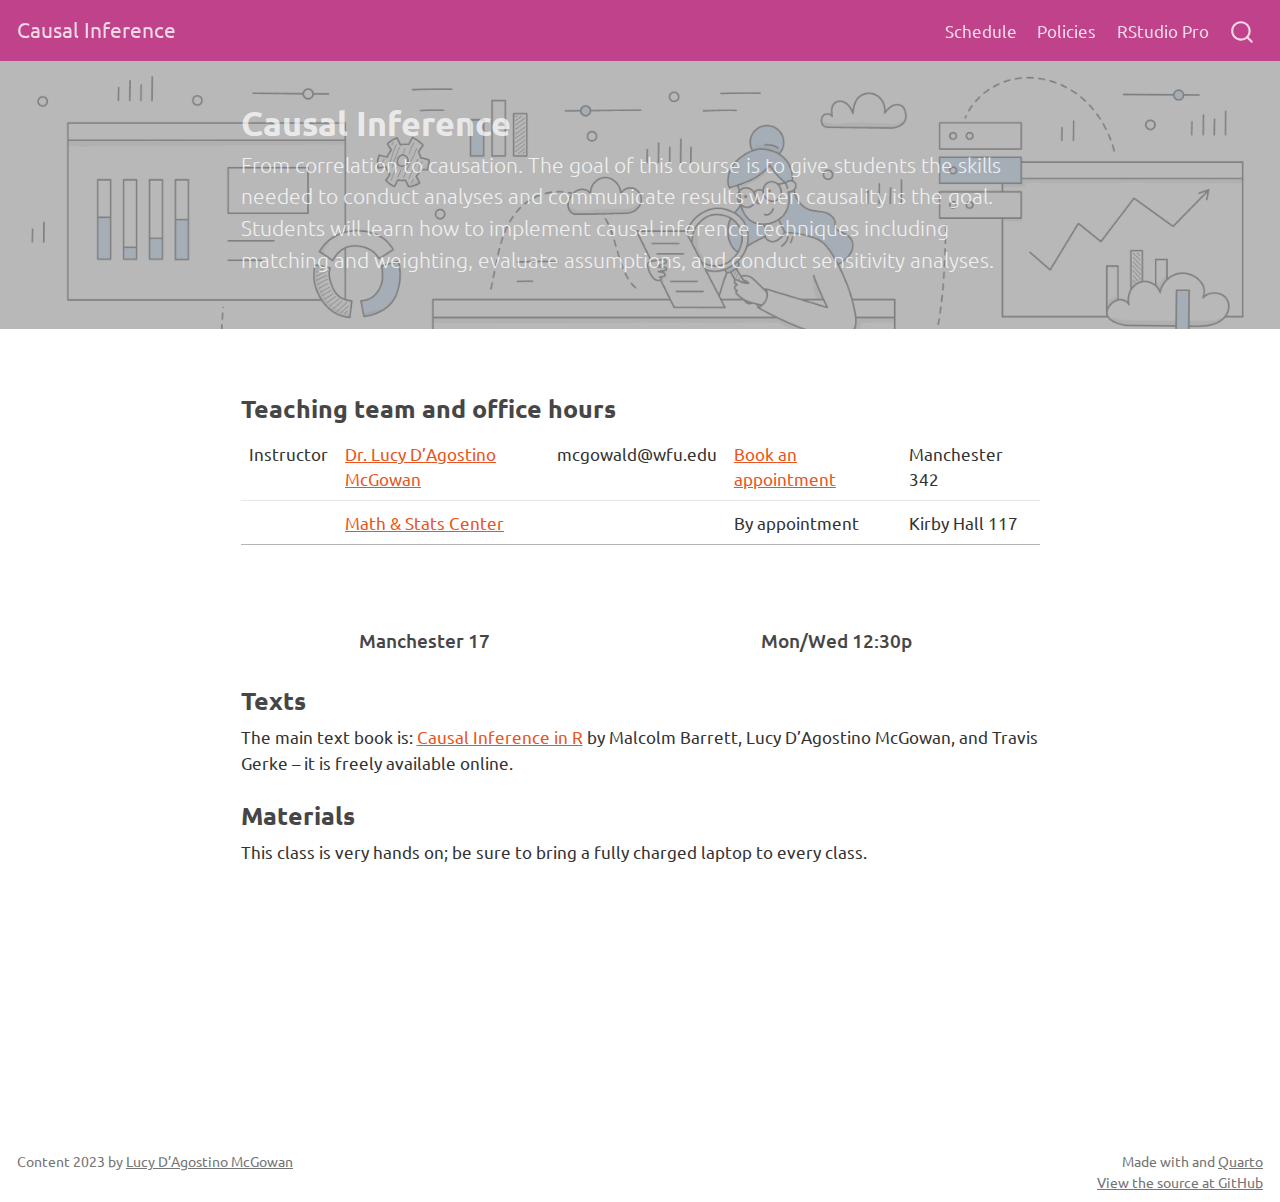
<file: index.html>
<!DOCTYPE html>
<html xmlns="http://www.w3.org/1999/xhtml" lang="en" xml:lang="en"><head>

<meta charset="utf-8">
<meta name="generator" content="quarto-1.3.450">

<meta name="viewport" content="width=device-width, initial-scale=1.0, user-scalable=yes">


<title>Causal Inference - Causal Inference</title>
<style>
code{white-space: pre-wrap;}
span.smallcaps{font-variant: small-caps;}
div.columns{display: flex; gap: min(4vw, 1.5em);}
div.column{flex: auto; overflow-x: auto;}
div.hanging-indent{margin-left: 1.5em; text-indent: -1.5em;}
ul.task-list{list-style: none;}
ul.task-list li input[type="checkbox"] {
  width: 0.8em;
  margin: 0 0.8em 0.2em -1em; /* quarto-specific, see https://github.com/quarto-dev/quarto-cli/issues/4556 */ 
  vertical-align: middle;
}
</style>


<script src="site_libs/quarto-nav/quarto-nav.js"></script>
<script src="site_libs/clipboard/clipboard.min.js"></script>
<script src="site_libs/quarto-search/autocomplete.umd.js"></script>
<script src="site_libs/quarto-search/fuse.min.js"></script>
<script src="site_libs/quarto-search/quarto-search.js"></script>
<meta name="quarto:offset" content="./">
<link href=".//img/favicon.png" rel="icon" type="image/png">
<script src="site_libs/quarto-html/quarto.js"></script>
<script src="site_libs/quarto-html/popper.min.js"></script>
<script src="site_libs/quarto-html/tippy.umd.min.js"></script>
<script src="site_libs/quarto-html/anchor.min.js"></script>
<link href="site_libs/quarto-html/tippy.css" rel="stylesheet">
<link href="site_libs/quarto-html/quarto-syntax-highlighting.css" rel="stylesheet" id="quarto-text-highlighting-styles">
<script src="site_libs/bootstrap/bootstrap.min.js"></script>
<link href="site_libs/bootstrap/bootstrap-icons.css" rel="stylesheet">
<link href="site_libs/bootstrap/bootstrap.min.css" rel="stylesheet" id="quarto-bootstrap" data-mode="light">
<script id="quarto-search-options" type="application/json">{
  "location": "navbar",
  "copy-button": false,
  "collapse-after": 3,
  "panel-placement": "end",
  "type": "overlay",
  "limit": 20,
  "language": {
    "search-no-results-text": "No results",
    "search-matching-documents-text": "matching documents",
    "search-copy-link-title": "Copy link to search",
    "search-hide-matches-text": "Hide additional matches",
    "search-more-match-text": "more match in this document",
    "search-more-matches-text": "more matches in this document",
    "search-clear-button-title": "Clear",
    "search-detached-cancel-button-title": "Cancel",
    "search-submit-button-title": "Submit",
    "search-label": "Search"
  }
}</script>
<style>

      .quarto-title-block .quarto-title-banner {
        background-image: url(img/head.jpg);
background-size: cover;
      }
</style>


<meta property="og:title" content="Causal Inference - Causal Inference">
<meta property="og:description" content="From correlation to causation. The goal of this course is to give students the skills needed to conduct analyses and communicate results when causality is the goal. Students will learn how to implement causal inference techniques including matching and weighting, evaluate assumptions, and conduct sensitivity analyses.">
<meta property="og:image" content="https://sta-779-f23.github.io/website/img/twitter.png">
<meta property="og:site-name" content="Causal Inference">
<meta property="og:locale" content="en_US">
<meta property="og:image:height" content="670">
<meta property="og:image:width" content="1200">
<meta name="twitter:title" content="Causal Inference - Causal Inference">
<meta name="twitter:description" content="From correlation to causation. The goal of this course is to give students the skills needed to conduct analyses and communicate results when causality is the goal. Students will learn how to implement causal inference techniques including matching and weighting, evaluate assumptions, and conduct sensitivity analyses.">
<meta name="twitter:image" content="https://sta-779-f23.github.io/website/img/twitter.png">
<meta name="twitter:creator" content="@LucyStats">
<meta name="twitter:card" content="summary_large_image">
<meta name="twitter:image-height" content="670">
<meta name="twitter:image-width" content="1200">
</head>

<body class="nav-fixed fullcontent">

<div id="quarto-search-results"></div>
  <header id="quarto-header" class="headroom fixed-top">
    <nav class="navbar navbar-expand-lg navbar-dark ">
      <div class="navbar-container container-fluid">
      <div class="navbar-brand-container">
    <a class="navbar-brand" href="./index.html">
    <span class="navbar-title">Causal Inference</span>
    </a>
  </div>
            <div id="quarto-search" class="" title="Search"></div>
          <button class="navbar-toggler" type="button" data-bs-toggle="collapse" data-bs-target="#navbarCollapse" aria-controls="navbarCollapse" aria-expanded="false" aria-label="Toggle navigation" onclick="if (window.quartoToggleHeadroom) { window.quartoToggleHeadroom(); }">
  <span class="navbar-toggler-icon"></span>
</button>
          <div class="collapse navbar-collapse" id="navbarCollapse">
            <ul class="navbar-nav navbar-nav-scroll ms-auto">
  <li class="nav-item">
    <a class="nav-link" href="./schedule.html" rel="" target="">
 <span class="menu-text"> Schedule</span></a>
  </li>  
  <li class="nav-item">
    <a class="nav-link" href="./syllabus.html" rel="" target="">
 <span class="menu-text"> Policies</span></a>
  </li>  
  <li class="nav-item">
    <a class="nav-link" href="https://rstudio.deac.wfu.edu" rel="" target="">
 <span class="menu-text"> RStudio Pro</span></a>
  </li>  
</ul>
            <div class="quarto-navbar-tools">
</div>
          </div> <!-- /navcollapse -->
      </div> <!-- /container-fluid -->
    </nav>
</header>
<!-- content -->
<header id="title-block-header" class="quarto-title-block default page-columns page-full">
  <div class="quarto-title-banner page-columns page-full">
    <div class="quarto-title column-body">
      <h1 class="title">Causal Inference</h1>
            <p class="subtitle lead">From correlation to causation. The goal of this course is to give students the skills needed to conduct analyses and communicate results when causality is the goal. Students will learn how to implement causal inference techniques including matching and weighting, evaluate assumptions, and conduct sensitivity analyses.</p>
                      </div>
  </div>
    
  
  <div class="quarto-title-meta">

      
    
      
    </div>
    
  
  </header><div id="quarto-content" class="quarto-container page-columns page-rows-contents page-layout-article page-navbar">
<!-- sidebar -->
<!-- margin-sidebar -->
    
<!-- main -->
<main class="content quarto-banner-title-block" id="quarto-document-content">




<section id="teaching-team-and-office-hours" class="level3">
<h3 class="anchored" data-anchor-id="teaching-team-and-office-hours">Teaching team and office hours</h3>
<table class="table">
<tbody>
<tr class="odd">
<td>Instructor</td>
<td><a href="https://www.lucymcgowan.com">Dr.&nbsp;Lucy D’Agostino McGowan</a></td>
<td><p>mcgowald@wfu.edu</p></td>
<td><a href="https://calendar.app.google/CuKv2ZXiN6vQwcA5A">Book an appointment</a></td>
<td>Manchester 342</td>
</tr>
<tr class="even">
<td></td>
<td><a href="https://mathandstatscenter.wfu.edu/">Math &amp; Stats Center</a></td>
<td><a href="mailto:mathandstatscenter@wfu.edu" title="email"><i class="fa fa-envelope"></i></a></td>
<td>By appointment</td>
<td>Kirby Hall 117</td>
</tr>
</tbody>
</table>
<div class="grid">
<div class="g-col-12 g-col-sm-6 g-col-md-6">
<p><br></p>
<section id="fa-university" class="level1 icon">
<h1 class="icon"></h1>
<section id="var-course.location" class="level5 center">
<h5 class="center anchored" data-anchor-id="var-course.location">Manchester 17</h5>
</section>
</section>
</div>
<div class="g-col-12 g-col-sm-6 g-col-md-6">
<p><br></p>
<section id="fa-calendar" class="level1 icon">
<h1 class="icon"></h1>
<section id="var-course.time" class="level5 center">
<h5 class="center anchored" data-anchor-id="var-course.time">Mon/Wed 12:30p</h5>
</section>
</section>
</div>
</div>
</section>
<section id="texts" class="level3">
<h3 class="anchored" data-anchor-id="texts">Texts</h3>
<p>The main text book is: <a href="https://www.r-causal.org">Causal Inference in R</a> by Malcolm Barrett, Lucy D’Agostino McGowan, and Travis Gerke – it is freely available online.</p>
</section>
<section id="materials" class="level3">
<h3 class="anchored" data-anchor-id="materials">Materials</h3>
<p>This class is very hands on; be sure to bring a fully charged laptop to every class.</p>


</section>

</main> <!-- /main -->
<script id="quarto-html-after-body" type="application/javascript">
window.document.addEventListener("DOMContentLoaded", function (event) {
  const toggleBodyColorMode = (bsSheetEl) => {
    const mode = bsSheetEl.getAttribute("data-mode");
    const bodyEl = window.document.querySelector("body");
    if (mode === "dark") {
      bodyEl.classList.add("quarto-dark");
      bodyEl.classList.remove("quarto-light");
    } else {
      bodyEl.classList.add("quarto-light");
      bodyEl.classList.remove("quarto-dark");
    }
  }
  const toggleBodyColorPrimary = () => {
    const bsSheetEl = window.document.querySelector("link#quarto-bootstrap");
    if (bsSheetEl) {
      toggleBodyColorMode(bsSheetEl);
    }
  }
  toggleBodyColorPrimary();  
  const icon = "";
  const anchorJS = new window.AnchorJS();
  anchorJS.options = {
    placement: 'right',
    icon: icon
  };
  anchorJS.add('.anchored');
  const isCodeAnnotation = (el) => {
    for (const clz of el.classList) {
      if (clz.startsWith('code-annotation-')) {                     
        return true;
      }
    }
    return false;
  }
  const clipboard = new window.ClipboardJS('.code-copy-button', {
    text: function(trigger) {
      const codeEl = trigger.previousElementSibling.cloneNode(true);
      for (const childEl of codeEl.children) {
        if (isCodeAnnotation(childEl)) {
          childEl.remove();
        }
      }
      return codeEl.innerText;
    }
  });
  clipboard.on('success', function(e) {
    // button target
    const button = e.trigger;
    // don't keep focus
    button.blur();
    // flash "checked"
    button.classList.add('code-copy-button-checked');
    var currentTitle = button.getAttribute("title");
    button.setAttribute("title", "Copied!");
    let tooltip;
    if (window.bootstrap) {
      button.setAttribute("data-bs-toggle", "tooltip");
      button.setAttribute("data-bs-placement", "left");
      button.setAttribute("data-bs-title", "Copied!");
      tooltip = new bootstrap.Tooltip(button, 
        { trigger: "manual", 
          customClass: "code-copy-button-tooltip",
          offset: [0, -8]});
      tooltip.show();    
    }
    setTimeout(function() {
      if (tooltip) {
        tooltip.hide();
        button.removeAttribute("data-bs-title");
        button.removeAttribute("data-bs-toggle");
        button.removeAttribute("data-bs-placement");
      }
      button.setAttribute("title", currentTitle);
      button.classList.remove('code-copy-button-checked');
    }, 1000);
    // clear code selection
    e.clearSelection();
  });
  function tippyHover(el, contentFn) {
    const config = {
      allowHTML: true,
      content: contentFn,
      maxWidth: 500,
      delay: 100,
      arrow: false,
      appendTo: function(el) {
          return el.parentElement;
      },
      interactive: true,
      interactiveBorder: 10,
      theme: 'quarto',
      placement: 'bottom-start'
    };
    window.tippy(el, config); 
  }
  const noterefs = window.document.querySelectorAll('a[role="doc-noteref"]');
  for (var i=0; i<noterefs.length; i++) {
    const ref = noterefs[i];
    tippyHover(ref, function() {
      // use id or data attribute instead here
      let href = ref.getAttribute('data-footnote-href') || ref.getAttribute('href');
      try { href = new URL(href).hash; } catch {}
      const id = href.replace(/^#\/?/, "");
      const note = window.document.getElementById(id);
      return note.innerHTML;
    });
  }
      let selectedAnnoteEl;
      const selectorForAnnotation = ( cell, annotation) => {
        let cellAttr = 'data-code-cell="' + cell + '"';
        let lineAttr = 'data-code-annotation="' +  annotation + '"';
        const selector = 'span[' + cellAttr + '][' + lineAttr + ']';
        return selector;
      }
      const selectCodeLines = (annoteEl) => {
        const doc = window.document;
        const targetCell = annoteEl.getAttribute("data-target-cell");
        const targetAnnotation = annoteEl.getAttribute("data-target-annotation");
        const annoteSpan = window.document.querySelector(selectorForAnnotation(targetCell, targetAnnotation));
        const lines = annoteSpan.getAttribute("data-code-lines").split(",");
        const lineIds = lines.map((line) => {
          return targetCell + "-" + line;
        })
        let top = null;
        let height = null;
        let parent = null;
        if (lineIds.length > 0) {
            //compute the position of the single el (top and bottom and make a div)
            const el = window.document.getElementById(lineIds[0]);
            top = el.offsetTop;
            height = el.offsetHeight;
            parent = el.parentElement.parentElement;
          if (lineIds.length > 1) {
            const lastEl = window.document.getElementById(lineIds[lineIds.length - 1]);
            const bottom = lastEl.offsetTop + lastEl.offsetHeight;
            height = bottom - top;
          }
          if (top !== null && height !== null && parent !== null) {
            // cook up a div (if necessary) and position it 
            let div = window.document.getElementById("code-annotation-line-highlight");
            if (div === null) {
              div = window.document.createElement("div");
              div.setAttribute("id", "code-annotation-line-highlight");
              div.style.position = 'absolute';
              parent.appendChild(div);
            }
            div.style.top = top - 2 + "px";
            div.style.height = height + 4 + "px";
            let gutterDiv = window.document.getElementById("code-annotation-line-highlight-gutter");
            if (gutterDiv === null) {
              gutterDiv = window.document.createElement("div");
              gutterDiv.setAttribute("id", "code-annotation-line-highlight-gutter");
              gutterDiv.style.position = 'absolute';
              const codeCell = window.document.getElementById(targetCell);
              const gutter = codeCell.querySelector('.code-annotation-gutter');
              gutter.appendChild(gutterDiv);
            }
            gutterDiv.style.top = top - 2 + "px";
            gutterDiv.style.height = height + 4 + "px";
          }
          selectedAnnoteEl = annoteEl;
        }
      };
      const unselectCodeLines = () => {
        const elementsIds = ["code-annotation-line-highlight", "code-annotation-line-highlight-gutter"];
        elementsIds.forEach((elId) => {
          const div = window.document.getElementById(elId);
          if (div) {
            div.remove();
          }
        });
        selectedAnnoteEl = undefined;
      };
      // Attach click handler to the DT
      const annoteDls = window.document.querySelectorAll('dt[data-target-cell]');
      for (const annoteDlNode of annoteDls) {
        annoteDlNode.addEventListener('click', (event) => {
          const clickedEl = event.target;
          if (clickedEl !== selectedAnnoteEl) {
            unselectCodeLines();
            const activeEl = window.document.querySelector('dt[data-target-cell].code-annotation-active');
            if (activeEl) {
              activeEl.classList.remove('code-annotation-active');
            }
            selectCodeLines(clickedEl);
            clickedEl.classList.add('code-annotation-active');
          } else {
            // Unselect the line
            unselectCodeLines();
            clickedEl.classList.remove('code-annotation-active');
          }
        });
      }
  const findCites = (el) => {
    const parentEl = el.parentElement;
    if (parentEl) {
      const cites = parentEl.dataset.cites;
      if (cites) {
        return {
          el,
          cites: cites.split(' ')
        };
      } else {
        return findCites(el.parentElement)
      }
    } else {
      return undefined;
    }
  };
  var bibliorefs = window.document.querySelectorAll('a[role="doc-biblioref"]');
  for (var i=0; i<bibliorefs.length; i++) {
    const ref = bibliorefs[i];
    const citeInfo = findCites(ref);
    if (citeInfo) {
      tippyHover(citeInfo.el, function() {
        var popup = window.document.createElement('div');
        citeInfo.cites.forEach(function(cite) {
          var citeDiv = window.document.createElement('div');
          citeDiv.classList.add('hanging-indent');
          citeDiv.classList.add('csl-entry');
          var biblioDiv = window.document.getElementById('ref-' + cite);
          if (biblioDiv) {
            citeDiv.innerHTML = biblioDiv.innerHTML;
          }
          popup.appendChild(citeDiv);
        });
        return popup.innerHTML;
      });
    }
  }
});
</script>
</div> <!-- /content -->
<footer class="footer">
  <div class="nav-footer">
    <div class="nav-footer-left">Content 2023 by <a href="https://www.lucymcgowan.com">Lucy D’Agostino McGowan</a></div>   
    <div class="nav-footer-center">
      &nbsp;
    </div>
    <div class="nav-footer-right">Made with and <a href="https://quarto.org/">Quarto</a><br> <a href="https://github.com/sta-679-f23/website">View the source at GitHub</a></div>
  </div>
</footer>



</body></html>
</file>
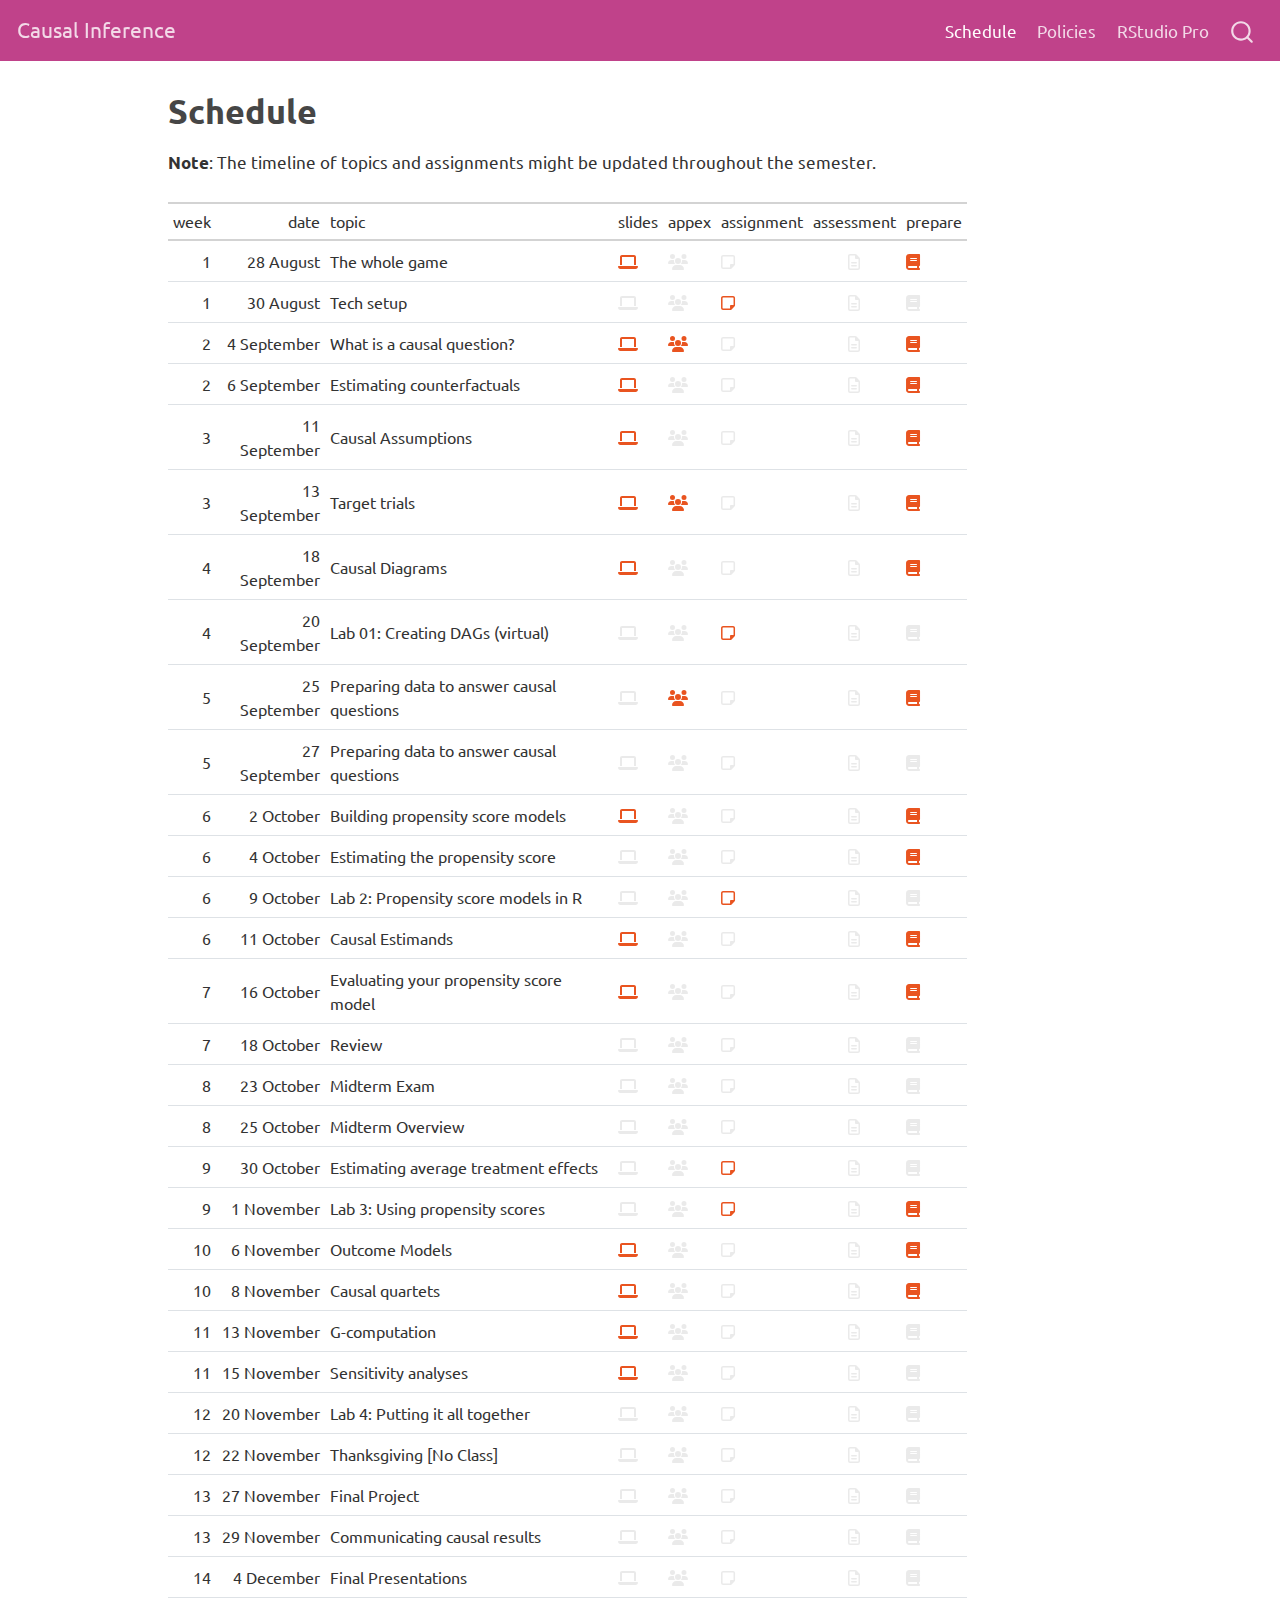
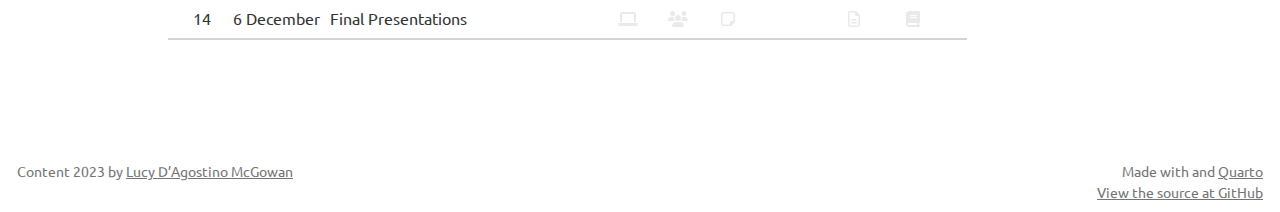
<file: schedule.html>
<!DOCTYPE html>
<html xmlns="http://www.w3.org/1999/xhtml" lang="en" xml:lang="en"><head>

<meta charset="utf-8">
<meta name="generator" content="quarto-1.3.450">

<meta name="viewport" content="width=device-width, initial-scale=1.0, user-scalable=yes">


<title>Causal Inference - Schedule</title>
<style>
code{white-space: pre-wrap;}
span.smallcaps{font-variant: small-caps;}
div.columns{display: flex; gap: min(4vw, 1.5em);}
div.column{flex: auto; overflow-x: auto;}
div.hanging-indent{margin-left: 1.5em; text-indent: -1.5em;}
ul.task-list{list-style: none;}
ul.task-list li input[type="checkbox"] {
  width: 0.8em;
  margin: 0 0.8em 0.2em -1em; /* quarto-specific, see https://github.com/quarto-dev/quarto-cli/issues/4556 */ 
  vertical-align: middle;
}
</style>


<script src="site_libs/quarto-nav/quarto-nav.js"></script>
<script src="site_libs/clipboard/clipboard.min.js"></script>
<script src="site_libs/quarto-search/autocomplete.umd.js"></script>
<script src="site_libs/quarto-search/fuse.min.js"></script>
<script src="site_libs/quarto-search/quarto-search.js"></script>
<meta name="quarto:offset" content="./">
<link href=".//img/favicon.png" rel="icon" type="image/png">
<script src="site_libs/quarto-html/quarto.js"></script>
<script src="site_libs/quarto-html/popper.min.js"></script>
<script src="site_libs/quarto-html/tippy.umd.min.js"></script>
<script src="site_libs/quarto-html/anchor.min.js"></script>
<link href="site_libs/quarto-html/tippy.css" rel="stylesheet">
<link href="site_libs/quarto-html/quarto-syntax-highlighting.css" rel="stylesheet" id="quarto-text-highlighting-styles">
<script src="site_libs/bootstrap/bootstrap.min.js"></script>
<link href="site_libs/bootstrap/bootstrap-icons.css" rel="stylesheet">
<link href="site_libs/bootstrap/bootstrap.min.css" rel="stylesheet" id="quarto-bootstrap" data-mode="light">
<script id="quarto-search-options" type="application/json">{
  "location": "navbar",
  "copy-button": false,
  "collapse-after": 3,
  "panel-placement": "end",
  "type": "overlay",
  "limit": 20,
  "language": {
    "search-no-results-text": "No results",
    "search-matching-documents-text": "matching documents",
    "search-copy-link-title": "Copy link to search",
    "search-hide-matches-text": "Hide additional matches",
    "search-more-match-text": "more match in this document",
    "search-more-matches-text": "more matches in this document",
    "search-clear-button-title": "Clear",
    "search-detached-cancel-button-title": "Cancel",
    "search-submit-button-title": "Submit",
    "search-label": "Search"
  }
}</script>


<meta property="og:title" content="Causal Inference - Schedule">
<meta property="og:description" content="">
<meta property="og:image" content="https://sta-779-f23.github.io/website/img/twitter.png">
<meta property="og:site-name" content="Causal Inference">
<meta property="og:locale" content="en_US">
<meta property="og:image:height" content="670">
<meta property="og:image:width" content="1200">
<meta name="twitter:title" content="Causal Inference - Schedule">
<meta name="twitter:description" content="">
<meta name="twitter:image" content="https://sta-779-f23.github.io/website/img/twitter.png">
<meta name="twitter:creator" content="@LucyStats">
<meta name="twitter:card" content="summary_large_image">
<meta name="twitter:image-height" content="670">
<meta name="twitter:image-width" content="1200">
</head>

<body class="nav-fixed">

<div id="quarto-search-results"></div>
  <header id="quarto-header" class="headroom fixed-top">
    <nav class="navbar navbar-expand-lg navbar-dark ">
      <div class="navbar-container container-fluid">
      <div class="navbar-brand-container">
    <a class="navbar-brand" href="./index.html">
    <span class="navbar-title">Causal Inference</span>
    </a>
  </div>
            <div id="quarto-search" class="" title="Search"></div>
          <button class="navbar-toggler" type="button" data-bs-toggle="collapse" data-bs-target="#navbarCollapse" aria-controls="navbarCollapse" aria-expanded="false" aria-label="Toggle navigation" onclick="if (window.quartoToggleHeadroom) { window.quartoToggleHeadroom(); }">
  <span class="navbar-toggler-icon"></span>
</button>
          <div class="collapse navbar-collapse" id="navbarCollapse">
            <ul class="navbar-nav navbar-nav-scroll ms-auto">
  <li class="nav-item">
    <a class="nav-link active" href="./schedule.html" rel="" target="" aria-current="page">
 <span class="menu-text"> Schedule</span></a>
  </li>  
  <li class="nav-item">
    <a class="nav-link" href="./syllabus.html" rel="" target="">
 <span class="menu-text"> Policies</span></a>
  </li>  
  <li class="nav-item">
    <a class="nav-link" href="https://rstudio.deac.wfu.edu" rel="" target="">
 <span class="menu-text"> RStudio Pro</span></a>
  </li>  
</ul>
            <div class="quarto-navbar-tools">
</div>
          </div> <!-- /navcollapse -->
      </div> <!-- /container-fluid -->
    </nav>
</header>
<!-- content -->
<div id="quarto-content" class="quarto-container page-columns page-rows-contents page-layout-article page-navbar">
<!-- sidebar -->
<!-- margin-sidebar -->
    <div id="quarto-margin-sidebar" class="sidebar margin-sidebar">
        
    </div>
<!-- main -->
<main class="content" id="quarto-document-content">

<header id="title-block-header" class="quarto-title-block default">
<div class="quarto-title">
<h1 class="title"> Schedule</h1>
</div>



<div class="quarto-title-meta">

    
  
    
  </div>
  

</header>

<p><strong>Note</strong>: The timeline of topics and assignments might be updated throughout the semester.</p>
<div id="ywyjqrmcms" style="padding-left:0px;padding-right:0px;padding-top:10px;padding-bottom:10px;overflow-x:auto;overflow-y:auto;width:auto;height:auto;">

<table class="gt_table" style="font-family: -apple-system, BlinkMacSystemFont, 'Segoe UI', Roboto, Oxygen, Ubuntu, Cantarell, 'Helvetica Neue', 'Fira Sans', 'Droid Sans', Arial, sans-serif; display: table; border-collapse: collapse; margin-left: auto; margin-right: auto; color: #333333; font-size: 16px; font-weight: normal; font-style: normal; background-color: #FFFFFF; width: auto; border-top-style: solid; border-top-width: 2px; border-top-color: #A8A8A8; border-right-style: none; border-right-width: 2px; border-right-color: #D3D3D3; border-bottom-style: solid; border-bottom-width: 2px; border-bottom-color: #A8A8A8; border-left-style: none; border-left-width: 2px; border-left-color: #D3D3D3;" bgcolor="#FFFFFF">
<thead class="gt_col_headings" style="border-top-style: solid; border-top-width: 2px; border-top-color: #D3D3D3; border-bottom-style: solid; border-bottom-width: 2px; border-bottom-color: #D3D3D3; border-left-style: none; border-left-width: 1px; border-left-color: #D3D3D3; border-right-style: none; border-right-width: 1px; border-right-color: #D3D3D3;">
<tr>
<th class="gt_col_heading gt_columns_bottom_border gt_right" rowspan="1" colspan="1" scope="col" id="week" style="color: #333333; background-color: #FFFFFF; font-size: 100%; font-weight: normal; text-transform: inherit; border-left-style: none; border-left-width: 1px; border-left-color: #D3D3D3; border-right-style: none; border-right-width: 1px; border-right-color: #D3D3D3; vertical-align: bottom; padding-top: 5px; padding-bottom: 6px; padding-left: 5px; padding-right: 5px; overflow-x: hidden; text-align: right; font-variant-numeric: tabular-nums;" bgcolor="#FFFFFF" valign="bottom" align="right">
week
</th>
<th class="gt_col_heading gt_columns_bottom_border gt_right" rowspan="1" colspan="1" scope="col" id="date" style="color: #333333; background-color: #FFFFFF; font-size: 100%; font-weight: normal; text-transform: inherit; border-left-style: none; border-left-width: 1px; border-left-color: #D3D3D3; border-right-style: none; border-right-width: 1px; border-right-color: #D3D3D3; vertical-align: bottom; padding-top: 5px; padding-bottom: 6px; padding-left: 5px; padding-right: 5px; overflow-x: hidden; text-align: right; font-variant-numeric: tabular-nums;" bgcolor="#FFFFFF" valign="bottom" align="right">
date
</th>
<th class="gt_col_heading gt_columns_bottom_border gt_left" rowspan="1" colspan="1" scope="col" id="topic" style="color: #333333; background-color: #FFFFFF; font-size: 100%; font-weight: normal; text-transform: inherit; border-left-style: none; border-left-width: 1px; border-left-color: #D3D3D3; border-right-style: none; border-right-width: 1px; border-right-color: #D3D3D3; vertical-align: bottom; padding-top: 5px; padding-bottom: 6px; padding-left: 5px; padding-right: 5px; overflow-x: hidden; text-align: left;" bgcolor="#FFFFFF" valign="bottom" align="left">
topic
</th>
<th class="gt_col_heading gt_columns_bottom_border gt_left" rowspan="1" colspan="1" scope="col" id="slides" style="color: #333333; background-color: #FFFFFF; font-size: 100%; font-weight: normal; text-transform: inherit; border-left-style: none; border-left-width: 1px; border-left-color: #D3D3D3; border-right-style: none; border-right-width: 1px; border-right-color: #D3D3D3; vertical-align: bottom; padding-top: 5px; padding-bottom: 6px; padding-left: 5px; padding-right: 5px; overflow-x: hidden; text-align: left;" bgcolor="#FFFFFF" valign="bottom" align="left">
slides
</th>
<th class="gt_col_heading gt_columns_bottom_border gt_left" rowspan="1" colspan="1" scope="col" id="appex" style="color: #333333; background-color: #FFFFFF; font-size: 100%; font-weight: normal; text-transform: inherit; border-left-style: none; border-left-width: 1px; border-left-color: #D3D3D3; border-right-style: none; border-right-width: 1px; border-right-color: #D3D3D3; vertical-align: bottom; padding-top: 5px; padding-bottom: 6px; padding-left: 5px; padding-right: 5px; overflow-x: hidden; text-align: left;" bgcolor="#FFFFFF" valign="bottom" align="left">
appex
</th>
<th class="gt_col_heading gt_columns_bottom_border gt_left" rowspan="1" colspan="1" scope="col" id="assignment" style="color: #333333; background-color: #FFFFFF; font-size: 100%; font-weight: normal; text-transform: inherit; border-left-style: none; border-left-width: 1px; border-left-color: #D3D3D3; border-right-style: none; border-right-width: 1px; border-right-color: #D3D3D3; vertical-align: bottom; padding-top: 5px; padding-bottom: 6px; padding-left: 5px; padding-right: 5px; overflow-x: hidden; text-align: left;" bgcolor="#FFFFFF" valign="bottom" align="left">
assignment
</th>
<th class="gt_col_heading gt_columns_bottom_border gt_center" rowspan="1" colspan="1" scope="col" id="assessment" style="color: #333333; background-color: #FFFFFF; font-size: 100%; font-weight: normal; text-transform: inherit; border-left-style: none; border-left-width: 1px; border-left-color: #D3D3D3; border-right-style: none; border-right-width: 1px; border-right-color: #D3D3D3; vertical-align: bottom; padding-top: 5px; padding-bottom: 6px; padding-left: 5px; padding-right: 5px; overflow-x: hidden; text-align: center;" bgcolor="#FFFFFF" valign="bottom" align="center">
assessment
</th>
<th class="gt_col_heading gt_columns_bottom_border gt_left" rowspan="1" colspan="1" scope="col" id="prepare" style="color: #333333; background-color: #FFFFFF; font-size: 100%; font-weight: normal; text-transform: inherit; border-left-style: none; border-left-width: 1px; border-left-color: #D3D3D3; border-right-style: none; border-right-width: 1px; border-right-color: #D3D3D3; vertical-align: bottom; padding-top: 5px; padding-bottom: 6px; padding-left: 5px; padding-right: 5px; overflow-x: hidden; text-align: left;" bgcolor="#FFFFFF" valign="bottom" align="left">
prepare
</th>
</tr>
</thead>

<tbody class="gt_table_body" style="border-top-style: solid; border-top-width: 2px; border-top-color: #D3D3D3; border-bottom-style: solid; border-bottom-width: 2px; border-bottom-color: #D3D3D3;">
<tr>
<td headers="week" class="gt_row gt_right" style="padding-top: 8px; padding-bottom: 8px; padding-left: 5px; padding-right: 5px; margin: 10px; border-top-style: solid; border-top-width: 1px; border-top-color: #D3D3D3; border-left-style: none; border-left-width: 1px; border-left-color: #D3D3D3; border-right-style: none; border-right-width: 1px; border-right-color: #D3D3D3; vertical-align: middle; overflow-x: hidden; text-align: right; font-variant-numeric: tabular-nums;" valign="middle" align="right">
1
</td>
<td headers="date" class="gt_row gt_right" style="padding-top: 8px; padding-bottom: 8px; padding-left: 5px; padding-right: 5px; margin: 10px; border-top-style: solid; border-top-width: 1px; border-top-color: #D3D3D3; border-left-style: none; border-left-width: 1px; border-left-color: #D3D3D3; border-right-style: none; border-right-width: 1px; border-right-color: #D3D3D3; vertical-align: middle; overflow-x: hidden; text-align: right; font-variant-numeric: tabular-nums;" valign="middle" align="right">
28 August
</td>
<td headers="topic" class="gt_row gt_left" style="padding-top: 8px; padding-bottom: 8px; padding-left: 5px; padding-right: 5px; margin: 10px; border-top-style: solid; border-top-width: 1px; border-top-color: #D3D3D3; border-left-style: none; border-left-width: 1px; border-left-color: #D3D3D3; border-right-style: none; border-right-width: 1px; border-right-color: #D3D3D3; vertical-align: middle; overflow-x: hidden; text-align: left;" valign="middle" align="left">
The whole game
</td>
<td headers="slides" class="gt_row gt_left" style="padding-top: 8px; padding-bottom: 8px; padding-left: 5px; padding-right: 5px; margin: 10px; border-top-style: solid; border-top-width: 1px; border-top-color: #D3D3D3; border-left-style: none; border-left-width: 1px; border-left-color: #D3D3D3; border-right-style: none; border-right-width: 1px; border-right-color: #D3D3D3; vertical-align: middle; overflow-x: hidden; text-align: left;" valign="middle" align="left">
<a href="https://lucymcgowan.github.io/causal-inference-in-r-slides/whole-game.html#/title-slide"><svg aria-hidden="true" role="img" viewbox="0 0 640 512" style="height:1em;width:1.25em;vertical-align:-0.125em;margin-left:auto;margin-right:auto;font-size:inherit;fill:currentColor;overflow:visible;position:relative;"><path d="M128 32C92.7 32 64 60.7 64 96V352h64V96H512V352h64V96c0-35.3-28.7-64-64-64H128zM19.2 384C8.6 384 0 392.6 0 403.2C0 445.6 34.4 480 76.8 480H563.2c42.4 0 76.8-34.4 76.8-76.8c0-10.6-8.6-19.2-19.2-19.2H19.2z"></path></svg></a>
</td>
<td headers="appex" class="gt_row gt_left" style="padding-top: 8px; padding-bottom: 8px; padding-left: 5px; padding-right: 5px; margin: 10px; border-top-style: solid; border-top-width: 1px; border-top-color: #D3D3D3; border-left-style: none; border-left-width: 1px; border-left-color: #D3D3D3; border-right-style: none; border-right-width: 1px; border-right-color: #D3D3D3; vertical-align: middle; overflow-x: hidden; text-align: left;" valign="middle" align="left">
<svg aria-hidden="true" role="img" viewbox="0 0 640 512" style="height:1em;width:1.25em;vertical-align:-0.125em;margin-left:auto;margin-right:auto;font-size:inherit;fill:currentColor;overflow:visible;fill-opacity:0.1;position:relative;">
<path d="M144 0a80 80 0 1 1 0 160A80 80 0 1 1 144 0zM512 0a80 80 0 1 1 0 160A80 80 0 1 1 512 0zM0 298.7C0 239.8 47.8 192 106.7 192h42.7c15.9 0 31 3.5 44.6 9.7c-1.3 7.2-1.9 14.7-1.9 22.3c0 38.2 16.8 72.5 43.3 96c-.2 0-.4 0-.7 0H21.3C9.6 320 0 310.4 0 298.7zM405.3 320c-.2 0-.4 0-.7 0c26.6-23.5 43.3-57.8 43.3-96c0-7.6-.7-15-1.9-22.3c13.6-6.3 28.7-9.7 44.6-9.7h42.7C592.2 192 640 239.8 640 298.7c0 11.8-9.6 21.3-21.3 21.3H405.3zM224 224a96 96 0 1 1 192 0 96 96 0 1 1 -192 0zM128 485.3C128 411.7 187.7 352 261.3 352H378.7C452.3 352 512 411.7 512 485.3c0 14.7-11.9 26.7-26.7 26.7H154.7c-14.7 0-26.7-11.9-26.7-26.7z"></path>
</svg>
</td>
<td headers="assignment" class="gt_row gt_left" style="padding-top: 8px; padding-bottom: 8px; padding-left: 5px; padding-right: 5px; margin: 10px; border-top-style: solid; border-top-width: 1px; border-top-color: #D3D3D3; border-left-style: none; border-left-width: 1px; border-left-color: #D3D3D3; border-right-style: none; border-right-width: 1px; border-right-color: #D3D3D3; vertical-align: middle; overflow-x: hidden; text-align: left;" valign="middle" align="left">
<svg aria-hidden="true" role="img" viewbox="0 0 448 512" style="height:1em;width:0.88em;vertical-align:-0.125em;margin-left:auto;margin-right:auto;font-size:inherit;fill:currentColor;overflow:visible;fill-opacity:0.1;position:relative;">
<path d="M64 80c-8.8 0-16 7.2-16 16V416c0 8.8 7.2 16 16 16H288V352c0-17.7 14.3-32 32-32h80V96c0-8.8-7.2-16-16-16H64zM288 480H64c-35.3 0-64-28.7-64-64V96C0 60.7 28.7 32 64 32H384c35.3 0 64 28.7 64 64V320v5.5c0 17-6.7 33.3-18.7 45.3l-90.5 90.5c-12 12-28.3 18.7-45.3 18.7H288z"></path>
</svg>
</td>
<td headers="assessment" class="gt_row gt_center" style="padding-top: 8px; padding-bottom: 8px; padding-left: 5px; padding-right: 5px; margin: 10px; border-top-style: solid; border-top-width: 1px; border-top-color: #D3D3D3; border-left-style: none; border-left-width: 1px; border-left-color: #D3D3D3; border-right-style: none; border-right-width: 1px; border-right-color: #D3D3D3; vertical-align: middle; overflow-x: hidden; text-align: center;" valign="middle" align="center">
<svg aria-hidden="true" role="img" viewbox="0 0 384 512" style="height:1em;width:0.75em;vertical-align:-0.125em;margin-left:auto;margin-right:auto;font-size:inherit;fill:currentColor;overflow:visible;fill-opacity:0.1;position:relative;">
<path d="M64 464c-8.8 0-16-7.2-16-16V64c0-8.8 7.2-16 16-16H224v80c0 17.7 14.3 32 32 32h80V448c0 8.8-7.2 16-16 16H64zM64 0C28.7 0 0 28.7 0 64V448c0 35.3 28.7 64 64 64H320c35.3 0 64-28.7 64-64V154.5c0-17-6.7-33.3-18.7-45.3L274.7 18.7C262.7 6.7 246.5 0 229.5 0H64zm56 256c-13.3 0-24 10.7-24 24s10.7 24 24 24H264c13.3 0 24-10.7 24-24s-10.7-24-24-24H120zm0 96c-13.3 0-24 10.7-24 24s10.7 24 24 24H264c13.3 0 24-10.7 24-24s-10.7-24-24-24H120z"></path>
</svg>
</td>
<td headers="prepare" class="gt_row gt_left" style="padding-top: 8px; padding-bottom: 8px; padding-left: 5px; padding-right: 5px; margin: 10px; border-top-style: solid; border-top-width: 1px; border-top-color: #D3D3D3; border-left-style: none; border-left-width: 1px; border-left-color: #D3D3D3; border-right-style: none; border-right-width: 1px; border-right-color: #D3D3D3; vertical-align: middle; overflow-x: hidden; text-align: left;" valign="middle" align="left">
<a href="https://www.r-causal.org/chapters/chapter-02"><svg aria-hidden="true" role="img" viewbox="0 0 448 512" style="height:1em;width:0.88em;vertical-align:-0.125em;margin-left:auto;margin-right:auto;font-size:inherit;fill:currentColor;overflow:visible;position:relative;"><path d="M96 0C43 0 0 43 0 96V416c0 53 43 96 96 96H384h32c17.7 0 32-14.3 32-32s-14.3-32-32-32V384c17.7 0 32-14.3 32-32V32c0-17.7-14.3-32-32-32H384 96zm0 384H352v64H96c-17.7 0-32-14.3-32-32s14.3-32 32-32zm32-240c0-8.8 7.2-16 16-16H336c8.8 0 16 7.2 16 16s-7.2 16-16 16H144c-8.8 0-16-7.2-16-16zm16 48H336c8.8 0 16 7.2 16 16s-7.2 16-16 16H144c-8.8 0-16-7.2-16-16s7.2-16 16-16z"></path></svg></a>
</td>
</tr>
<tr>
<td headers="week" class="gt_row gt_right" style="padding-top: 8px; padding-bottom: 8px; padding-left: 5px; padding-right: 5px; margin: 10px; border-top-style: solid; border-top-width: 1px; border-top-color: #D3D3D3; border-left-style: none; border-left-width: 1px; border-left-color: #D3D3D3; border-right-style: none; border-right-width: 1px; border-right-color: #D3D3D3; vertical-align: middle; overflow-x: hidden; text-align: right; font-variant-numeric: tabular-nums;" valign="middle" align="right">
1
</td>
<td headers="date" class="gt_row gt_right" style="padding-top: 8px; padding-bottom: 8px; padding-left: 5px; padding-right: 5px; margin: 10px; border-top-style: solid; border-top-width: 1px; border-top-color: #D3D3D3; border-left-style: none; border-left-width: 1px; border-left-color: #D3D3D3; border-right-style: none; border-right-width: 1px; border-right-color: #D3D3D3; vertical-align: middle; overflow-x: hidden; text-align: right; font-variant-numeric: tabular-nums;" valign="middle" align="right">
30 August
</td>
<td headers="topic" class="gt_row gt_left" style="padding-top: 8px; padding-bottom: 8px; padding-left: 5px; padding-right: 5px; margin: 10px; border-top-style: solid; border-top-width: 1px; border-top-color: #D3D3D3; border-left-style: none; border-left-width: 1px; border-left-color: #D3D3D3; border-right-style: none; border-right-width: 1px; border-right-color: #D3D3D3; vertical-align: middle; overflow-x: hidden; text-align: left;" valign="middle" align="left">
Tech setup
</td>
<td headers="slides" class="gt_row gt_left" style="padding-top: 8px; padding-bottom: 8px; padding-left: 5px; padding-right: 5px; margin: 10px; border-top-style: solid; border-top-width: 1px; border-top-color: #D3D3D3; border-left-style: none; border-left-width: 1px; border-left-color: #D3D3D3; border-right-style: none; border-right-width: 1px; border-right-color: #D3D3D3; vertical-align: middle; overflow-x: hidden; text-align: left;" valign="middle" align="left">
<svg aria-hidden="true" role="img" viewbox="0 0 640 512" style="height:1em;width:1.25em;vertical-align:-0.125em;margin-left:auto;margin-right:auto;font-size:inherit;fill:currentColor;overflow:visible;fill-opacity:0.1;position:relative;">
<path d="M128 32C92.7 32 64 60.7 64 96V352h64V96H512V352h64V96c0-35.3-28.7-64-64-64H128zM19.2 384C8.6 384 0 392.6 0 403.2C0 445.6 34.4 480 76.8 480H563.2c42.4 0 76.8-34.4 76.8-76.8c0-10.6-8.6-19.2-19.2-19.2H19.2z"></path>
</svg>
</td>
<td headers="appex" class="gt_row gt_left" style="padding-top: 8px; padding-bottom: 8px; padding-left: 5px; padding-right: 5px; margin: 10px; border-top-style: solid; border-top-width: 1px; border-top-color: #D3D3D3; border-left-style: none; border-left-width: 1px; border-left-color: #D3D3D3; border-right-style: none; border-right-width: 1px; border-right-color: #D3D3D3; vertical-align: middle; overflow-x: hidden; text-align: left;" valign="middle" align="left">
<svg aria-hidden="true" role="img" viewbox="0 0 640 512" style="height:1em;width:1.25em;vertical-align:-0.125em;margin-left:auto;margin-right:auto;font-size:inherit;fill:currentColor;overflow:visible;fill-opacity:0.1;position:relative;">
<path d="M144 0a80 80 0 1 1 0 160A80 80 0 1 1 144 0zM512 0a80 80 0 1 1 0 160A80 80 0 1 1 512 0zM0 298.7C0 239.8 47.8 192 106.7 192h42.7c15.9 0 31 3.5 44.6 9.7c-1.3 7.2-1.9 14.7-1.9 22.3c0 38.2 16.8 72.5 43.3 96c-.2 0-.4 0-.7 0H21.3C9.6 320 0 310.4 0 298.7zM405.3 320c-.2 0-.4 0-.7 0c26.6-23.5 43.3-57.8 43.3-96c0-7.6-.7-15-1.9-22.3c13.6-6.3 28.7-9.7 44.6-9.7h42.7C592.2 192 640 239.8 640 298.7c0 11.8-9.6 21.3-21.3 21.3H405.3zM224 224a96 96 0 1 1 192 0 96 96 0 1 1 -192 0zM128 485.3C128 411.7 187.7 352 261.3 352H378.7C452.3 352 512 411.7 512 485.3c0 14.7-11.9 26.7-26.7 26.7H154.7c-14.7 0-26.7-11.9-26.7-26.7z"></path>
</svg>
</td>
<td headers="assignment" class="gt_row gt_left" style="padding-top: 8px; padding-bottom: 8px; padding-left: 5px; padding-right: 5px; margin: 10px; border-top-style: solid; border-top-width: 1px; border-top-color: #D3D3D3; border-left-style: none; border-left-width: 1px; border-left-color: #D3D3D3; border-right-style: none; border-right-width: 1px; border-right-color: #D3D3D3; vertical-align: middle; overflow-x: hidden; text-align: left;" valign="middle" align="left">
<a href="https://lucymcgowan.github.io/causal-inference-in-r-labs/00-tech-setup.html"><svg aria-hidden="true" role="img" viewbox="0 0 448 512" style="height:1em;width:0.88em;vertical-align:-0.125em;margin-left:auto;margin-right:auto;font-size:inherit;fill:currentColor;overflow:visible;position:relative;"><path d="M64 80c-8.8 0-16 7.2-16 16V416c0 8.8 7.2 16 16 16H288V352c0-17.7 14.3-32 32-32h80V96c0-8.8-7.2-16-16-16H64zM288 480H64c-35.3 0-64-28.7-64-64V96C0 60.7 28.7 32 64 32H384c35.3 0 64 28.7 64 64V320v5.5c0 17-6.7 33.3-18.7 45.3l-90.5 90.5c-12 12-28.3 18.7-45.3 18.7H288z"></path></svg></a>
</td>
<td headers="assessment" class="gt_row gt_center" style="padding-top: 8px; padding-bottom: 8px; padding-left: 5px; padding-right: 5px; margin: 10px; border-top-style: solid; border-top-width: 1px; border-top-color: #D3D3D3; border-left-style: none; border-left-width: 1px; border-left-color: #D3D3D3; border-right-style: none; border-right-width: 1px; border-right-color: #D3D3D3; vertical-align: middle; overflow-x: hidden; text-align: center;" valign="middle" align="center">
<svg aria-hidden="true" role="img" viewbox="0 0 384 512" style="height:1em;width:0.75em;vertical-align:-0.125em;margin-left:auto;margin-right:auto;font-size:inherit;fill:currentColor;overflow:visible;fill-opacity:0.1;position:relative;">
<path d="M64 464c-8.8 0-16-7.2-16-16V64c0-8.8 7.2-16 16-16H224v80c0 17.7 14.3 32 32 32h80V448c0 8.8-7.2 16-16 16H64zM64 0C28.7 0 0 28.7 0 64V448c0 35.3 28.7 64 64 64H320c35.3 0 64-28.7 64-64V154.5c0-17-6.7-33.3-18.7-45.3L274.7 18.7C262.7 6.7 246.5 0 229.5 0H64zm56 256c-13.3 0-24 10.7-24 24s10.7 24 24 24H264c13.3 0 24-10.7 24-24s-10.7-24-24-24H120zm0 96c-13.3 0-24 10.7-24 24s10.7 24 24 24H264c13.3 0 24-10.7 24-24s-10.7-24-24-24H120z"></path>
</svg>
</td>
<td headers="prepare" class="gt_row gt_left" style="padding-top: 8px; padding-bottom: 8px; padding-left: 5px; padding-right: 5px; margin: 10px; border-top-style: solid; border-top-width: 1px; border-top-color: #D3D3D3; border-left-style: none; border-left-width: 1px; border-left-color: #D3D3D3; border-right-style: none; border-right-width: 1px; border-right-color: #D3D3D3; vertical-align: middle; overflow-x: hidden; text-align: left;" valign="middle" align="left">
<svg aria-hidden="true" role="img" viewbox="0 0 448 512" style="height:1em;width:0.88em;vertical-align:-0.125em;margin-left:auto;margin-right:auto;font-size:inherit;fill:currentColor;overflow:visible;fill-opacity:0.1;position:relative;">
<path d="M96 0C43 0 0 43 0 96V416c0 53 43 96 96 96H384h32c17.7 0 32-14.3 32-32s-14.3-32-32-32V384c17.7 0 32-14.3 32-32V32c0-17.7-14.3-32-32-32H384 96zm0 384H352v64H96c-17.7 0-32-14.3-32-32s14.3-32 32-32zm32-240c0-8.8 7.2-16 16-16H336c8.8 0 16 7.2 16 16s-7.2 16-16 16H144c-8.8 0-16-7.2-16-16zm16 48H336c8.8 0 16 7.2 16 16s-7.2 16-16 16H144c-8.8 0-16-7.2-16-16s7.2-16 16-16z"></path>
</svg>
</td>
</tr>
<tr>
<td headers="week" class="gt_row gt_right" style="padding-top: 8px; padding-bottom: 8px; padding-left: 5px; padding-right: 5px; margin: 10px; border-top-style: solid; border-top-width: 1px; border-top-color: #D3D3D3; border-left-style: none; border-left-width: 1px; border-left-color: #D3D3D3; border-right-style: none; border-right-width: 1px; border-right-color: #D3D3D3; vertical-align: middle; overflow-x: hidden; text-align: right; font-variant-numeric: tabular-nums;" valign="middle" align="right">
2
</td>
<td headers="date" class="gt_row gt_right" style="padding-top: 8px; padding-bottom: 8px; padding-left: 5px; padding-right: 5px; margin: 10px; border-top-style: solid; border-top-width: 1px; border-top-color: #D3D3D3; border-left-style: none; border-left-width: 1px; border-left-color: #D3D3D3; border-right-style: none; border-right-width: 1px; border-right-color: #D3D3D3; vertical-align: middle; overflow-x: hidden; text-align: right; font-variant-numeric: tabular-nums;" valign="middle" align="right">
4 September
</td>
<td headers="topic" class="gt_row gt_left" style="padding-top: 8px; padding-bottom: 8px; padding-left: 5px; padding-right: 5px; margin: 10px; border-top-style: solid; border-top-width: 1px; border-top-color: #D3D3D3; border-left-style: none; border-left-width: 1px; border-left-color: #D3D3D3; border-right-style: none; border-right-width: 1px; border-right-color: #D3D3D3; vertical-align: middle; overflow-x: hidden; text-align: left;" valign="middle" align="left">
What is a causal question?
</td>
<td headers="slides" class="gt_row gt_left" style="padding-top: 8px; padding-bottom: 8px; padding-left: 5px; padding-right: 5px; margin: 10px; border-top-style: solid; border-top-width: 1px; border-top-color: #D3D3D3; border-left-style: none; border-left-width: 1px; border-left-color: #D3D3D3; border-right-style: none; border-right-width: 1px; border-right-color: #D3D3D3; vertical-align: middle; overflow-x: hidden; text-align: left;" valign="middle" align="left">
<a href="https://lucymcgowan.github.io/causal-inference-in-r-slides/what-is-a-causal-question.html#/title-slide"><svg aria-hidden="true" role="img" viewbox="0 0 640 512" style="height:1em;width:1.25em;vertical-align:-0.125em;margin-left:auto;margin-right:auto;font-size:inherit;fill:currentColor;overflow:visible;position:relative;"><path d="M128 32C92.7 32 64 60.7 64 96V352h64V96H512V352h64V96c0-35.3-28.7-64-64-64H128zM19.2 384C8.6 384 0 392.6 0 403.2C0 445.6 34.4 480 76.8 480H563.2c42.4 0 76.8-34.4 76.8-76.8c0-10.6-8.6-19.2-19.2-19.2H19.2z"></path></svg></a>
</td>
<td headers="appex" class="gt_row gt_left" style="padding-top: 8px; padding-bottom: 8px; padding-left: 5px; padding-right: 5px; margin: 10px; border-top-style: solid; border-top-width: 1px; border-top-color: #D3D3D3; border-left-style: none; border-left-width: 1px; border-left-color: #D3D3D3; border-right-style: none; border-right-width: 1px; border-right-color: #D3D3D3; vertical-align: middle; overflow-x: hidden; text-align: left;" valign="middle" align="left">
<a href="https://docs.google.com/presentation/d/1rb9IGpMl--i9hwsoUVsNew75Dye6cBCXDGDmS9Et_R0/edit#slide=id.p"><svg aria-hidden="true" role="img" viewbox="0 0 640 512" style="height:1em;width:1.25em;vertical-align:-0.125em;margin-left:auto;margin-right:auto;font-size:inherit;fill:currentColor;overflow:visible;position:relative;"><path d="M144 0a80 80 0 1 1 0 160A80 80 0 1 1 144 0zM512 0a80 80 0 1 1 0 160A80 80 0 1 1 512 0zM0 298.7C0 239.8 47.8 192 106.7 192h42.7c15.9 0 31 3.5 44.6 9.7c-1.3 7.2-1.9 14.7-1.9 22.3c0 38.2 16.8 72.5 43.3 96c-.2 0-.4 0-.7 0H21.3C9.6 320 0 310.4 0 298.7zM405.3 320c-.2 0-.4 0-.7 0c26.6-23.5 43.3-57.8 43.3-96c0-7.6-.7-15-1.9-22.3c13.6-6.3 28.7-9.7 44.6-9.7h42.7C592.2 192 640 239.8 640 298.7c0 11.8-9.6 21.3-21.3 21.3H405.3zM224 224a96 96 0 1 1 192 0 96 96 0 1 1 -192 0zM128 485.3C128 411.7 187.7 352 261.3 352H378.7C452.3 352 512 411.7 512 485.3c0 14.7-11.9 26.7-26.7 26.7H154.7c-14.7 0-26.7-11.9-26.7-26.7z"></path></svg></a>
</td>
<td headers="assignment" class="gt_row gt_left" style="padding-top: 8px; padding-bottom: 8px; padding-left: 5px; padding-right: 5px; margin: 10px; border-top-style: solid; border-top-width: 1px; border-top-color: #D3D3D3; border-left-style: none; border-left-width: 1px; border-left-color: #D3D3D3; border-right-style: none; border-right-width: 1px; border-right-color: #D3D3D3; vertical-align: middle; overflow-x: hidden; text-align: left;" valign="middle" align="left">
<svg aria-hidden="true" role="img" viewbox="0 0 448 512" style="height:1em;width:0.88em;vertical-align:-0.125em;margin-left:auto;margin-right:auto;font-size:inherit;fill:currentColor;overflow:visible;fill-opacity:0.1;position:relative;">
<path d="M64 80c-8.8 0-16 7.2-16 16V416c0 8.8 7.2 16 16 16H288V352c0-17.7 14.3-32 32-32h80V96c0-8.8-7.2-16-16-16H64zM288 480H64c-35.3 0-64-28.7-64-64V96C0 60.7 28.7 32 64 32H384c35.3 0 64 28.7 64 64V320v5.5c0 17-6.7 33.3-18.7 45.3l-90.5 90.5c-12 12-28.3 18.7-45.3 18.7H288z"></path>
</svg>
</td>
<td headers="assessment" class="gt_row gt_center" style="padding-top: 8px; padding-bottom: 8px; padding-left: 5px; padding-right: 5px; margin: 10px; border-top-style: solid; border-top-width: 1px; border-top-color: #D3D3D3; border-left-style: none; border-left-width: 1px; border-left-color: #D3D3D3; border-right-style: none; border-right-width: 1px; border-right-color: #D3D3D3; vertical-align: middle; overflow-x: hidden; text-align: center;" valign="middle" align="center">
<svg aria-hidden="true" role="img" viewbox="0 0 384 512" style="height:1em;width:0.75em;vertical-align:-0.125em;margin-left:auto;margin-right:auto;font-size:inherit;fill:currentColor;overflow:visible;fill-opacity:0.1;position:relative;">
<path d="M64 464c-8.8 0-16-7.2-16-16V64c0-8.8 7.2-16 16-16H224v80c0 17.7 14.3 32 32 32h80V448c0 8.8-7.2 16-16 16H64zM64 0C28.7 0 0 28.7 0 64V448c0 35.3 28.7 64 64 64H320c35.3 0 64-28.7 64-64V154.5c0-17-6.7-33.3-18.7-45.3L274.7 18.7C262.7 6.7 246.5 0 229.5 0H64zm56 256c-13.3 0-24 10.7-24 24s10.7 24 24 24H264c13.3 0 24-10.7 24-24s-10.7-24-24-24H120zm0 96c-13.3 0-24 10.7-24 24s10.7 24 24 24H264c13.3 0 24-10.7 24-24s-10.7-24-24-24H120z"></path>
</svg>
</td>
<td headers="prepare" class="gt_row gt_left" style="padding-top: 8px; padding-bottom: 8px; padding-left: 5px; padding-right: 5px; margin: 10px; border-top-style: solid; border-top-width: 1px; border-top-color: #D3D3D3; border-left-style: none; border-left-width: 1px; border-left-color: #D3D3D3; border-right-style: none; border-right-width: 1px; border-right-color: #D3D3D3; vertical-align: middle; overflow-x: hidden; text-align: left;" valign="middle" align="left">
<a href="https://www.r-causal.org/chapters/chapter-01"><svg aria-hidden="true" role="img" viewbox="0 0 448 512" style="height:1em;width:0.88em;vertical-align:-0.125em;margin-left:auto;margin-right:auto;font-size:inherit;fill:currentColor;overflow:visible;position:relative;"><path d="M96 0C43 0 0 43 0 96V416c0 53 43 96 96 96H384h32c17.7 0 32-14.3 32-32s-14.3-32-32-32V384c17.7 0 32-14.3 32-32V32c0-17.7-14.3-32-32-32H384 96zm0 384H352v64H96c-17.7 0-32-14.3-32-32s14.3-32 32-32zm32-240c0-8.8 7.2-16 16-16H336c8.8 0 16 7.2 16 16s-7.2 16-16 16H144c-8.8 0-16-7.2-16-16zm16 48H336c8.8 0 16 7.2 16 16s-7.2 16-16 16H144c-8.8 0-16-7.2-16-16s7.2-16 16-16z"></path></svg></a>
</td>
</tr>
<tr>
<td headers="week" class="gt_row gt_right" style="padding-top: 8px; padding-bottom: 8px; padding-left: 5px; padding-right: 5px; margin: 10px; border-top-style: solid; border-top-width: 1px; border-top-color: #D3D3D3; border-left-style: none; border-left-width: 1px; border-left-color: #D3D3D3; border-right-style: none; border-right-width: 1px; border-right-color: #D3D3D3; vertical-align: middle; overflow-x: hidden; text-align: right; font-variant-numeric: tabular-nums;" valign="middle" align="right">
2
</td>
<td headers="date" class="gt_row gt_right" style="padding-top: 8px; padding-bottom: 8px; padding-left: 5px; padding-right: 5px; margin: 10px; border-top-style: solid; border-top-width: 1px; border-top-color: #D3D3D3; border-left-style: none; border-left-width: 1px; border-left-color: #D3D3D3; border-right-style: none; border-right-width: 1px; border-right-color: #D3D3D3; vertical-align: middle; overflow-x: hidden; text-align: right; font-variant-numeric: tabular-nums;" valign="middle" align="right">
6 September
</td>
<td headers="topic" class="gt_row gt_left" style="padding-top: 8px; padding-bottom: 8px; padding-left: 5px; padding-right: 5px; margin: 10px; border-top-style: solid; border-top-width: 1px; border-top-color: #D3D3D3; border-left-style: none; border-left-width: 1px; border-left-color: #D3D3D3; border-right-style: none; border-right-width: 1px; border-right-color: #D3D3D3; vertical-align: middle; overflow-x: hidden; text-align: left;" valign="middle" align="left">
Estimating counterfactuals
</td>
<td headers="slides" class="gt_row gt_left" style="padding-top: 8px; padding-bottom: 8px; padding-left: 5px; padding-right: 5px; margin: 10px; border-top-style: solid; border-top-width: 1px; border-top-color: #D3D3D3; border-left-style: none; border-left-width: 1px; border-left-color: #D3D3D3; border-right-style: none; border-right-width: 1px; border-right-color: #D3D3D3; vertical-align: middle; overflow-x: hidden; text-align: left;" valign="middle" align="left">
<a href="https://lucymcgowan.github.io/causal-inference-in-r-slides/estimating-counterfactuals.html#/title-slide"><svg aria-hidden="true" role="img" viewbox="0 0 640 512" style="height:1em;width:1.25em;vertical-align:-0.125em;margin-left:auto;margin-right:auto;font-size:inherit;fill:currentColor;overflow:visible;position:relative;"><path d="M128 32C92.7 32 64 60.7 64 96V352h64V96H512V352h64V96c0-35.3-28.7-64-64-64H128zM19.2 384C8.6 384 0 392.6 0 403.2C0 445.6 34.4 480 76.8 480H563.2c42.4 0 76.8-34.4 76.8-76.8c0-10.6-8.6-19.2-19.2-19.2H19.2z"></path></svg></a>
</td>
<td headers="appex" class="gt_row gt_left" style="padding-top: 8px; padding-bottom: 8px; padding-left: 5px; padding-right: 5px; margin: 10px; border-top-style: solid; border-top-width: 1px; border-top-color: #D3D3D3; border-left-style: none; border-left-width: 1px; border-left-color: #D3D3D3; border-right-style: none; border-right-width: 1px; border-right-color: #D3D3D3; vertical-align: middle; overflow-x: hidden; text-align: left;" valign="middle" align="left">
<svg aria-hidden="true" role="img" viewbox="0 0 640 512" style="height:1em;width:1.25em;vertical-align:-0.125em;margin-left:auto;margin-right:auto;font-size:inherit;fill:currentColor;overflow:visible;fill-opacity:0.1;position:relative;">
<path d="M144 0a80 80 0 1 1 0 160A80 80 0 1 1 144 0zM512 0a80 80 0 1 1 0 160A80 80 0 1 1 512 0zM0 298.7C0 239.8 47.8 192 106.7 192h42.7c15.9 0 31 3.5 44.6 9.7c-1.3 7.2-1.9 14.7-1.9 22.3c0 38.2 16.8 72.5 43.3 96c-.2 0-.4 0-.7 0H21.3C9.6 320 0 310.4 0 298.7zM405.3 320c-.2 0-.4 0-.7 0c26.6-23.5 43.3-57.8 43.3-96c0-7.6-.7-15-1.9-22.3c13.6-6.3 28.7-9.7 44.6-9.7h42.7C592.2 192 640 239.8 640 298.7c0 11.8-9.6 21.3-21.3 21.3H405.3zM224 224a96 96 0 1 1 192 0 96 96 0 1 1 -192 0zM128 485.3C128 411.7 187.7 352 261.3 352H378.7C452.3 352 512 411.7 512 485.3c0 14.7-11.9 26.7-26.7 26.7H154.7c-14.7 0-26.7-11.9-26.7-26.7z"></path>
</svg>
</td>
<td headers="assignment" class="gt_row gt_left" style="padding-top: 8px; padding-bottom: 8px; padding-left: 5px; padding-right: 5px; margin: 10px; border-top-style: solid; border-top-width: 1px; border-top-color: #D3D3D3; border-left-style: none; border-left-width: 1px; border-left-color: #D3D3D3; border-right-style: none; border-right-width: 1px; border-right-color: #D3D3D3; vertical-align: middle; overflow-x: hidden; text-align: left;" valign="middle" align="left">
<svg aria-hidden="true" role="img" viewbox="0 0 448 512" style="height:1em;width:0.88em;vertical-align:-0.125em;margin-left:auto;margin-right:auto;font-size:inherit;fill:currentColor;overflow:visible;fill-opacity:0.1;position:relative;">
<path d="M64 80c-8.8 0-16 7.2-16 16V416c0 8.8 7.2 16 16 16H288V352c0-17.7 14.3-32 32-32h80V96c0-8.8-7.2-16-16-16H64zM288 480H64c-35.3 0-64-28.7-64-64V96C0 60.7 28.7 32 64 32H384c35.3 0 64 28.7 64 64V320v5.5c0 17-6.7 33.3-18.7 45.3l-90.5 90.5c-12 12-28.3 18.7-45.3 18.7H288z"></path>
</svg>
</td>
<td headers="assessment" class="gt_row gt_center" style="padding-top: 8px; padding-bottom: 8px; padding-left: 5px; padding-right: 5px; margin: 10px; border-top-style: solid; border-top-width: 1px; border-top-color: #D3D3D3; border-left-style: none; border-left-width: 1px; border-left-color: #D3D3D3; border-right-style: none; border-right-width: 1px; border-right-color: #D3D3D3; vertical-align: middle; overflow-x: hidden; text-align: center;" valign="middle" align="center">
<svg aria-hidden="true" role="img" viewbox="0 0 384 512" style="height:1em;width:0.75em;vertical-align:-0.125em;margin-left:auto;margin-right:auto;font-size:inherit;fill:currentColor;overflow:visible;fill-opacity:0.1;position:relative;">
<path d="M64 464c-8.8 0-16-7.2-16-16V64c0-8.8 7.2-16 16-16H224v80c0 17.7 14.3 32 32 32h80V448c0 8.8-7.2 16-16 16H64zM64 0C28.7 0 0 28.7 0 64V448c0 35.3 28.7 64 64 64H320c35.3 0 64-28.7 64-64V154.5c0-17-6.7-33.3-18.7-45.3L274.7 18.7C262.7 6.7 246.5 0 229.5 0H64zm56 256c-13.3 0-24 10.7-24 24s10.7 24 24 24H264c13.3 0 24-10.7 24-24s-10.7-24-24-24H120zm0 96c-13.3 0-24 10.7-24 24s10.7 24 24 24H264c13.3 0 24-10.7 24-24s-10.7-24-24-24H120z"></path>
</svg>
</td>
<td headers="prepare" class="gt_row gt_left" style="padding-top: 8px; padding-bottom: 8px; padding-left: 5px; padding-right: 5px; margin: 10px; border-top-style: solid; border-top-width: 1px; border-top-color: #D3D3D3; border-left-style: none; border-left-width: 1px; border-left-color: #D3D3D3; border-right-style: none; border-right-width: 1px; border-right-color: #D3D3D3; vertical-align: middle; overflow-x: hidden; text-align: left;" valign="middle" align="left">
<a href="https://www.r-causal.org/chapters/chapter-03"><svg aria-hidden="true" role="img" viewbox="0 0 448 512" style="height:1em;width:0.88em;vertical-align:-0.125em;margin-left:auto;margin-right:auto;font-size:inherit;fill:currentColor;overflow:visible;position:relative;"><path d="M96 0C43 0 0 43 0 96V416c0 53 43 96 96 96H384h32c17.7 0 32-14.3 32-32s-14.3-32-32-32V384c17.7 0 32-14.3 32-32V32c0-17.7-14.3-32-32-32H384 96zm0 384H352v64H96c-17.7 0-32-14.3-32-32s14.3-32 32-32zm32-240c0-8.8 7.2-16 16-16H336c8.8 0 16 7.2 16 16s-7.2 16-16 16H144c-8.8 0-16-7.2-16-16zm16 48H336c8.8 0 16 7.2 16 16s-7.2 16-16 16H144c-8.8 0-16-7.2-16-16s7.2-16 16-16z"></path></svg></a>
</td>
</tr>
<tr>
<td headers="week" class="gt_row gt_right" style="padding-top: 8px; padding-bottom: 8px; padding-left: 5px; padding-right: 5px; margin: 10px; border-top-style: solid; border-top-width: 1px; border-top-color: #D3D3D3; border-left-style: none; border-left-width: 1px; border-left-color: #D3D3D3; border-right-style: none; border-right-width: 1px; border-right-color: #D3D3D3; vertical-align: middle; overflow-x: hidden; text-align: right; font-variant-numeric: tabular-nums;" valign="middle" align="right">
3
</td>
<td headers="date" class="gt_row gt_right" style="padding-top: 8px; padding-bottom: 8px; padding-left: 5px; padding-right: 5px; margin: 10px; border-top-style: solid; border-top-width: 1px; border-top-color: #D3D3D3; border-left-style: none; border-left-width: 1px; border-left-color: #D3D3D3; border-right-style: none; border-right-width: 1px; border-right-color: #D3D3D3; vertical-align: middle; overflow-x: hidden; text-align: right; font-variant-numeric: tabular-nums;" valign="middle" align="right">
11 September
</td>
<td headers="topic" class="gt_row gt_left" style="padding-top: 8px; padding-bottom: 8px; padding-left: 5px; padding-right: 5px; margin: 10px; border-top-style: solid; border-top-width: 1px; border-top-color: #D3D3D3; border-left-style: none; border-left-width: 1px; border-left-color: #D3D3D3; border-right-style: none; border-right-width: 1px; border-right-color: #D3D3D3; vertical-align: middle; overflow-x: hidden; text-align: left;" valign="middle" align="left">
Causal Assumptions
</td>
<td headers="slides" class="gt_row gt_left" style="padding-top: 8px; padding-bottom: 8px; padding-left: 5px; padding-right: 5px; margin: 10px; border-top-style: solid; border-top-width: 1px; border-top-color: #D3D3D3; border-left-style: none; border-left-width: 1px; border-left-color: #D3D3D3; border-right-style: none; border-right-width: 1px; border-right-color: #D3D3D3; vertical-align: middle; overflow-x: hidden; text-align: left;" valign="middle" align="left">
<a href="https://lucymcgowan.github.io/causal-inference-in-r-slides/assumptions.html#/title-slide"><svg aria-hidden="true" role="img" viewbox="0 0 640 512" style="height:1em;width:1.25em;vertical-align:-0.125em;margin-left:auto;margin-right:auto;font-size:inherit;fill:currentColor;overflow:visible;position:relative;"><path d="M128 32C92.7 32 64 60.7 64 96V352h64V96H512V352h64V96c0-35.3-28.7-64-64-64H128zM19.2 384C8.6 384 0 392.6 0 403.2C0 445.6 34.4 480 76.8 480H563.2c42.4 0 76.8-34.4 76.8-76.8c0-10.6-8.6-19.2-19.2-19.2H19.2z"></path></svg></a>
</td>
<td headers="appex" class="gt_row gt_left" style="padding-top: 8px; padding-bottom: 8px; padding-left: 5px; padding-right: 5px; margin: 10px; border-top-style: solid; border-top-width: 1px; border-top-color: #D3D3D3; border-left-style: none; border-left-width: 1px; border-left-color: #D3D3D3; border-right-style: none; border-right-width: 1px; border-right-color: #D3D3D3; vertical-align: middle; overflow-x: hidden; text-align: left;" valign="middle" align="left">
<svg aria-hidden="true" role="img" viewbox="0 0 640 512" style="height:1em;width:1.25em;vertical-align:-0.125em;margin-left:auto;margin-right:auto;font-size:inherit;fill:currentColor;overflow:visible;fill-opacity:0.1;position:relative;">
<path d="M144 0a80 80 0 1 1 0 160A80 80 0 1 1 144 0zM512 0a80 80 0 1 1 0 160A80 80 0 1 1 512 0zM0 298.7C0 239.8 47.8 192 106.7 192h42.7c15.9 0 31 3.5 44.6 9.7c-1.3 7.2-1.9 14.7-1.9 22.3c0 38.2 16.8 72.5 43.3 96c-.2 0-.4 0-.7 0H21.3C9.6 320 0 310.4 0 298.7zM405.3 320c-.2 0-.4 0-.7 0c26.6-23.5 43.3-57.8 43.3-96c0-7.6-.7-15-1.9-22.3c13.6-6.3 28.7-9.7 44.6-9.7h42.7C592.2 192 640 239.8 640 298.7c0 11.8-9.6 21.3-21.3 21.3H405.3zM224 224a96 96 0 1 1 192 0 96 96 0 1 1 -192 0zM128 485.3C128 411.7 187.7 352 261.3 352H378.7C452.3 352 512 411.7 512 485.3c0 14.7-11.9 26.7-26.7 26.7H154.7c-14.7 0-26.7-11.9-26.7-26.7z"></path>
</svg>
</td>
<td headers="assignment" class="gt_row gt_left" style="padding-top: 8px; padding-bottom: 8px; padding-left: 5px; padding-right: 5px; margin: 10px; border-top-style: solid; border-top-width: 1px; border-top-color: #D3D3D3; border-left-style: none; border-left-width: 1px; border-left-color: #D3D3D3; border-right-style: none; border-right-width: 1px; border-right-color: #D3D3D3; vertical-align: middle; overflow-x: hidden; text-align: left;" valign="middle" align="left">
<svg aria-hidden="true" role="img" viewbox="0 0 448 512" style="height:1em;width:0.88em;vertical-align:-0.125em;margin-left:auto;margin-right:auto;font-size:inherit;fill:currentColor;overflow:visible;fill-opacity:0.1;position:relative;">
<path d="M64 80c-8.8 0-16 7.2-16 16V416c0 8.8 7.2 16 16 16H288V352c0-17.7 14.3-32 32-32h80V96c0-8.8-7.2-16-16-16H64zM288 480H64c-35.3 0-64-28.7-64-64V96C0 60.7 28.7 32 64 32H384c35.3 0 64 28.7 64 64V320v5.5c0 17-6.7 33.3-18.7 45.3l-90.5 90.5c-12 12-28.3 18.7-45.3 18.7H288z"></path>
</svg>
</td>
<td headers="assessment" class="gt_row gt_center" style="padding-top: 8px; padding-bottom: 8px; padding-left: 5px; padding-right: 5px; margin: 10px; border-top-style: solid; border-top-width: 1px; border-top-color: #D3D3D3; border-left-style: none; border-left-width: 1px; border-left-color: #D3D3D3; border-right-style: none; border-right-width: 1px; border-right-color: #D3D3D3; vertical-align: middle; overflow-x: hidden; text-align: center;" valign="middle" align="center">
<svg aria-hidden="true" role="img" viewbox="0 0 384 512" style="height:1em;width:0.75em;vertical-align:-0.125em;margin-left:auto;margin-right:auto;font-size:inherit;fill:currentColor;overflow:visible;fill-opacity:0.1;position:relative;">
<path d="M64 464c-8.8 0-16-7.2-16-16V64c0-8.8 7.2-16 16-16H224v80c0 17.7 14.3 32 32 32h80V448c0 8.8-7.2 16-16 16H64zM64 0C28.7 0 0 28.7 0 64V448c0 35.3 28.7 64 64 64H320c35.3 0 64-28.7 64-64V154.5c0-17-6.7-33.3-18.7-45.3L274.7 18.7C262.7 6.7 246.5 0 229.5 0H64zm56 256c-13.3 0-24 10.7-24 24s10.7 24 24 24H264c13.3 0 24-10.7 24-24s-10.7-24-24-24H120zm0 96c-13.3 0-24 10.7-24 24s10.7 24 24 24H264c13.3 0 24-10.7 24-24s-10.7-24-24-24H120z"></path>
</svg>
</td>
<td headers="prepare" class="gt_row gt_left" style="padding-top: 8px; padding-bottom: 8px; padding-left: 5px; padding-right: 5px; margin: 10px; border-top-style: solid; border-top-width: 1px; border-top-color: #D3D3D3; border-left-style: none; border-left-width: 1px; border-left-color: #D3D3D3; border-right-style: none; border-right-width: 1px; border-right-color: #D3D3D3; vertical-align: middle; overflow-x: hidden; text-align: left;" valign="middle" align="left">
<a href="https://www.r-causal.org/chapters/chapter-04"><svg aria-hidden="true" role="img" viewbox="0 0 448 512" style="height:1em;width:0.88em;vertical-align:-0.125em;margin-left:auto;margin-right:auto;font-size:inherit;fill:currentColor;overflow:visible;position:relative;"><path d="M96 0C43 0 0 43 0 96V416c0 53 43 96 96 96H384h32c17.7 0 32-14.3 32-32s-14.3-32-32-32V384c17.7 0 32-14.3 32-32V32c0-17.7-14.3-32-32-32H384 96zm0 384H352v64H96c-17.7 0-32-14.3-32-32s14.3-32 32-32zm32-240c0-8.8 7.2-16 16-16H336c8.8 0 16 7.2 16 16s-7.2 16-16 16H144c-8.8 0-16-7.2-16-16zm16 48H336c8.8 0 16 7.2 16 16s-7.2 16-16 16H144c-8.8 0-16-7.2-16-16s7.2-16 16-16z"></path></svg></a>
</td>
</tr>
<tr>
<td headers="week" class="gt_row gt_right" style="padding-top: 8px; padding-bottom: 8px; padding-left: 5px; padding-right: 5px; margin: 10px; border-top-style: solid; border-top-width: 1px; border-top-color: #D3D3D3; border-left-style: none; border-left-width: 1px; border-left-color: #D3D3D3; border-right-style: none; border-right-width: 1px; border-right-color: #D3D3D3; vertical-align: middle; overflow-x: hidden; text-align: right; font-variant-numeric: tabular-nums;" valign="middle" align="right">
3
</td>
<td headers="date" class="gt_row gt_right" style="padding-top: 8px; padding-bottom: 8px; padding-left: 5px; padding-right: 5px; margin: 10px; border-top-style: solid; border-top-width: 1px; border-top-color: #D3D3D3; border-left-style: none; border-left-width: 1px; border-left-color: #D3D3D3; border-right-style: none; border-right-width: 1px; border-right-color: #D3D3D3; vertical-align: middle; overflow-x: hidden; text-align: right; font-variant-numeric: tabular-nums;" valign="middle" align="right">
13 September
</td>
<td headers="topic" class="gt_row gt_left" style="padding-top: 8px; padding-bottom: 8px; padding-left: 5px; padding-right: 5px; margin: 10px; border-top-style: solid; border-top-width: 1px; border-top-color: #D3D3D3; border-left-style: none; border-left-width: 1px; border-left-color: #D3D3D3; border-right-style: none; border-right-width: 1px; border-right-color: #D3D3D3; vertical-align: middle; overflow-x: hidden; text-align: left;" valign="middle" align="left">
Target trials
</td>
<td headers="slides" class="gt_row gt_left" style="padding-top: 8px; padding-bottom: 8px; padding-left: 5px; padding-right: 5px; margin: 10px; border-top-style: solid; border-top-width: 1px; border-top-color: #D3D3D3; border-left-style: none; border-left-width: 1px; border-left-color: #D3D3D3; border-right-style: none; border-right-width: 1px; border-right-color: #D3D3D3; vertical-align: middle; overflow-x: hidden; text-align: left;" valign="middle" align="left">
<a href="https://lucymcgowan.github.io/causal-inference-in-r-slides/target-trials.html#/title-slide"><svg aria-hidden="true" role="img" viewbox="0 0 640 512" style="height:1em;width:1.25em;vertical-align:-0.125em;margin-left:auto;margin-right:auto;font-size:inherit;fill:currentColor;overflow:visible;position:relative;"><path d="M128 32C92.7 32 64 60.7 64 96V352h64V96H512V352h64V96c0-35.3-28.7-64-64-64H128zM19.2 384C8.6 384 0 392.6 0 403.2C0 445.6 34.4 480 76.8 480H563.2c42.4 0 76.8-34.4 76.8-76.8c0-10.6-8.6-19.2-19.2-19.2H19.2z"></path></svg></a>
</td>
<td headers="appex" class="gt_row gt_left" style="padding-top: 8px; padding-bottom: 8px; padding-left: 5px; padding-right: 5px; margin: 10px; border-top-style: solid; border-top-width: 1px; border-top-color: #D3D3D3; border-left-style: none; border-left-width: 1px; border-left-color: #D3D3D3; border-right-style: none; border-right-width: 1px; border-right-color: #D3D3D3; vertical-align: middle; overflow-x: hidden; text-align: left;" valign="middle" align="left">
<a href="https://github.com/sta-779-f23/appex-02"><svg aria-hidden="true" role="img" viewbox="0 0 640 512" style="height:1em;width:1.25em;vertical-align:-0.125em;margin-left:auto;margin-right:auto;font-size:inherit;fill:currentColor;overflow:visible;position:relative;"><path d="M144 0a80 80 0 1 1 0 160A80 80 0 1 1 144 0zM512 0a80 80 0 1 1 0 160A80 80 0 1 1 512 0zM0 298.7C0 239.8 47.8 192 106.7 192h42.7c15.9 0 31 3.5 44.6 9.7c-1.3 7.2-1.9 14.7-1.9 22.3c0 38.2 16.8 72.5 43.3 96c-.2 0-.4 0-.7 0H21.3C9.6 320 0 310.4 0 298.7zM405.3 320c-.2 0-.4 0-.7 0c26.6-23.5 43.3-57.8 43.3-96c0-7.6-.7-15-1.9-22.3c13.6-6.3 28.7-9.7 44.6-9.7h42.7C592.2 192 640 239.8 640 298.7c0 11.8-9.6 21.3-21.3 21.3H405.3zM224 224a96 96 0 1 1 192 0 96 96 0 1 1 -192 0zM128 485.3C128 411.7 187.7 352 261.3 352H378.7C452.3 352 512 411.7 512 485.3c0 14.7-11.9 26.7-26.7 26.7H154.7c-14.7 0-26.7-11.9-26.7-26.7z"></path></svg></a>
</td>
<td headers="assignment" class="gt_row gt_left" style="padding-top: 8px; padding-bottom: 8px; padding-left: 5px; padding-right: 5px; margin: 10px; border-top-style: solid; border-top-width: 1px; border-top-color: #D3D3D3; border-left-style: none; border-left-width: 1px; border-left-color: #D3D3D3; border-right-style: none; border-right-width: 1px; border-right-color: #D3D3D3; vertical-align: middle; overflow-x: hidden; text-align: left;" valign="middle" align="left">
<svg aria-hidden="true" role="img" viewbox="0 0 448 512" style="height:1em;width:0.88em;vertical-align:-0.125em;margin-left:auto;margin-right:auto;font-size:inherit;fill:currentColor;overflow:visible;fill-opacity:0.1;position:relative;">
<path d="M64 80c-8.8 0-16 7.2-16 16V416c0 8.8 7.2 16 16 16H288V352c0-17.7 14.3-32 32-32h80V96c0-8.8-7.2-16-16-16H64zM288 480H64c-35.3 0-64-28.7-64-64V96C0 60.7 28.7 32 64 32H384c35.3 0 64 28.7 64 64V320v5.5c0 17-6.7 33.3-18.7 45.3l-90.5 90.5c-12 12-28.3 18.7-45.3 18.7H288z"></path>
</svg>
</td>
<td headers="assessment" class="gt_row gt_center" style="padding-top: 8px; padding-bottom: 8px; padding-left: 5px; padding-right: 5px; margin: 10px; border-top-style: solid; border-top-width: 1px; border-top-color: #D3D3D3; border-left-style: none; border-left-width: 1px; border-left-color: #D3D3D3; border-right-style: none; border-right-width: 1px; border-right-color: #D3D3D3; vertical-align: middle; overflow-x: hidden; text-align: center;" valign="middle" align="center">
<svg aria-hidden="true" role="img" viewbox="0 0 384 512" style="height:1em;width:0.75em;vertical-align:-0.125em;margin-left:auto;margin-right:auto;font-size:inherit;fill:currentColor;overflow:visible;fill-opacity:0.1;position:relative;">
<path d="M64 464c-8.8 0-16-7.2-16-16V64c0-8.8 7.2-16 16-16H224v80c0 17.7 14.3 32 32 32h80V448c0 8.8-7.2 16-16 16H64zM64 0C28.7 0 0 28.7 0 64V448c0 35.3 28.7 64 64 64H320c35.3 0 64-28.7 64-64V154.5c0-17-6.7-33.3-18.7-45.3L274.7 18.7C262.7 6.7 246.5 0 229.5 0H64zm56 256c-13.3 0-24 10.7-24 24s10.7 24 24 24H264c13.3 0 24-10.7 24-24s-10.7-24-24-24H120zm0 96c-13.3 0-24 10.7-24 24s10.7 24 24 24H264c13.3 0 24-10.7 24-24s-10.7-24-24-24H120z"></path>
</svg>
</td>
<td headers="prepare" class="gt_row gt_left" style="padding-top: 8px; padding-bottom: 8px; padding-left: 5px; padding-right: 5px; margin: 10px; border-top-style: solid; border-top-width: 1px; border-top-color: #D3D3D3; border-left-style: none; border-left-width: 1px; border-left-color: #D3D3D3; border-right-style: none; border-right-width: 1px; border-right-color: #D3D3D3; vertical-align: middle; overflow-x: hidden; text-align: left;" valign="middle" align="left">
<a href="https://www.r-causal.org/chapters/chapter-04#when-do-standard-methods-succeed-and-fail"><svg aria-hidden="true" role="img" viewbox="0 0 448 512" style="height:1em;width:0.88em;vertical-align:-0.125em;margin-left:auto;margin-right:auto;font-size:inherit;fill:currentColor;overflow:visible;position:relative;"><path d="M96 0C43 0 0 43 0 96V416c0 53 43 96 96 96H384h32c17.7 0 32-14.3 32-32s-14.3-32-32-32V384c17.7 0 32-14.3 32-32V32c0-17.7-14.3-32-32-32H384 96zm0 384H352v64H96c-17.7 0-32-14.3-32-32s14.3-32 32-32zm32-240c0-8.8 7.2-16 16-16H336c8.8 0 16 7.2 16 16s-7.2 16-16 16H144c-8.8 0-16-7.2-16-16zm16 48H336c8.8 0 16 7.2 16 16s-7.2 16-16 16H144c-8.8 0-16-7.2-16-16s7.2-16 16-16z"></path></svg></a>
</td>
</tr>
<tr>
<td headers="week" class="gt_row gt_right" style="padding-top: 8px; padding-bottom: 8px; padding-left: 5px; padding-right: 5px; margin: 10px; border-top-style: solid; border-top-width: 1px; border-top-color: #D3D3D3; border-left-style: none; border-left-width: 1px; border-left-color: #D3D3D3; border-right-style: none; border-right-width: 1px; border-right-color: #D3D3D3; vertical-align: middle; overflow-x: hidden; text-align: right; font-variant-numeric: tabular-nums;" valign="middle" align="right">
4
</td>
<td headers="date" class="gt_row gt_right" style="padding-top: 8px; padding-bottom: 8px; padding-left: 5px; padding-right: 5px; margin: 10px; border-top-style: solid; border-top-width: 1px; border-top-color: #D3D3D3; border-left-style: none; border-left-width: 1px; border-left-color: #D3D3D3; border-right-style: none; border-right-width: 1px; border-right-color: #D3D3D3; vertical-align: middle; overflow-x: hidden; text-align: right; font-variant-numeric: tabular-nums;" valign="middle" align="right">
18 September
</td>
<td headers="topic" class="gt_row gt_left" style="padding-top: 8px; padding-bottom: 8px; padding-left: 5px; padding-right: 5px; margin: 10px; border-top-style: solid; border-top-width: 1px; border-top-color: #D3D3D3; border-left-style: none; border-left-width: 1px; border-left-color: #D3D3D3; border-right-style: none; border-right-width: 1px; border-right-color: #D3D3D3; vertical-align: middle; overflow-x: hidden; text-align: left;" valign="middle" align="left">
Causal Diagrams
</td>
<td headers="slides" class="gt_row gt_left" style="padding-top: 8px; padding-bottom: 8px; padding-left: 5px; padding-right: 5px; margin: 10px; border-top-style: solid; border-top-width: 1px; border-top-color: #D3D3D3; border-left-style: none; border-left-width: 1px; border-left-color: #D3D3D3; border-right-style: none; border-right-width: 1px; border-right-color: #D3D3D3; vertical-align: middle; overflow-x: hidden; text-align: left;" valign="middle" align="left">
<a href="https://lucymcgowan.github.io/causal-inference-in-r-slides/causal-diagrams.html#/title-slide"><svg aria-hidden="true" role="img" viewbox="0 0 640 512" style="height:1em;width:1.25em;vertical-align:-0.125em;margin-left:auto;margin-right:auto;font-size:inherit;fill:currentColor;overflow:visible;position:relative;"><path d="M128 32C92.7 32 64 60.7 64 96V352h64V96H512V352h64V96c0-35.3-28.7-64-64-64H128zM19.2 384C8.6 384 0 392.6 0 403.2C0 445.6 34.4 480 76.8 480H563.2c42.4 0 76.8-34.4 76.8-76.8c0-10.6-8.6-19.2-19.2-19.2H19.2z"></path></svg></a>
</td>
<td headers="appex" class="gt_row gt_left" style="padding-top: 8px; padding-bottom: 8px; padding-left: 5px; padding-right: 5px; margin: 10px; border-top-style: solid; border-top-width: 1px; border-top-color: #D3D3D3; border-left-style: none; border-left-width: 1px; border-left-color: #D3D3D3; border-right-style: none; border-right-width: 1px; border-right-color: #D3D3D3; vertical-align: middle; overflow-x: hidden; text-align: left;" valign="middle" align="left">
<svg aria-hidden="true" role="img" viewbox="0 0 640 512" style="height:1em;width:1.25em;vertical-align:-0.125em;margin-left:auto;margin-right:auto;font-size:inherit;fill:currentColor;overflow:visible;fill-opacity:0.1;position:relative;">
<path d="M144 0a80 80 0 1 1 0 160A80 80 0 1 1 144 0zM512 0a80 80 0 1 1 0 160A80 80 0 1 1 512 0zM0 298.7C0 239.8 47.8 192 106.7 192h42.7c15.9 0 31 3.5 44.6 9.7c-1.3 7.2-1.9 14.7-1.9 22.3c0 38.2 16.8 72.5 43.3 96c-.2 0-.4 0-.7 0H21.3C9.6 320 0 310.4 0 298.7zM405.3 320c-.2 0-.4 0-.7 0c26.6-23.5 43.3-57.8 43.3-96c0-7.6-.7-15-1.9-22.3c13.6-6.3 28.7-9.7 44.6-9.7h42.7C592.2 192 640 239.8 640 298.7c0 11.8-9.6 21.3-21.3 21.3H405.3zM224 224a96 96 0 1 1 192 0 96 96 0 1 1 -192 0zM128 485.3C128 411.7 187.7 352 261.3 352H378.7C452.3 352 512 411.7 512 485.3c0 14.7-11.9 26.7-26.7 26.7H154.7c-14.7 0-26.7-11.9-26.7-26.7z"></path>
</svg>
</td>
<td headers="assignment" class="gt_row gt_left" style="padding-top: 8px; padding-bottom: 8px; padding-left: 5px; padding-right: 5px; margin: 10px; border-top-style: solid; border-top-width: 1px; border-top-color: #D3D3D3; border-left-style: none; border-left-width: 1px; border-left-color: #D3D3D3; border-right-style: none; border-right-width: 1px; border-right-color: #D3D3D3; vertical-align: middle; overflow-x: hidden; text-align: left;" valign="middle" align="left">
<svg aria-hidden="true" role="img" viewbox="0 0 448 512" style="height:1em;width:0.88em;vertical-align:-0.125em;margin-left:auto;margin-right:auto;font-size:inherit;fill:currentColor;overflow:visible;fill-opacity:0.1;position:relative;">
<path d="M64 80c-8.8 0-16 7.2-16 16V416c0 8.8 7.2 16 16 16H288V352c0-17.7 14.3-32 32-32h80V96c0-8.8-7.2-16-16-16H64zM288 480H64c-35.3 0-64-28.7-64-64V96C0 60.7 28.7 32 64 32H384c35.3 0 64 28.7 64 64V320v5.5c0 17-6.7 33.3-18.7 45.3l-90.5 90.5c-12 12-28.3 18.7-45.3 18.7H288z"></path>
</svg>
</td>
<td headers="assessment" class="gt_row gt_center" style="padding-top: 8px; padding-bottom: 8px; padding-left: 5px; padding-right: 5px; margin: 10px; border-top-style: solid; border-top-width: 1px; border-top-color: #D3D3D3; border-left-style: none; border-left-width: 1px; border-left-color: #D3D3D3; border-right-style: none; border-right-width: 1px; border-right-color: #D3D3D3; vertical-align: middle; overflow-x: hidden; text-align: center;" valign="middle" align="center">
<svg aria-hidden="true" role="img" viewbox="0 0 384 512" style="height:1em;width:0.75em;vertical-align:-0.125em;margin-left:auto;margin-right:auto;font-size:inherit;fill:currentColor;overflow:visible;fill-opacity:0.1;position:relative;">
<path d="M64 464c-8.8 0-16-7.2-16-16V64c0-8.8 7.2-16 16-16H224v80c0 17.7 14.3 32 32 32h80V448c0 8.8-7.2 16-16 16H64zM64 0C28.7 0 0 28.7 0 64V448c0 35.3 28.7 64 64 64H320c35.3 0 64-28.7 64-64V154.5c0-17-6.7-33.3-18.7-45.3L274.7 18.7C262.7 6.7 246.5 0 229.5 0H64zm56 256c-13.3 0-24 10.7-24 24s10.7 24 24 24H264c13.3 0 24-10.7 24-24s-10.7-24-24-24H120zm0 96c-13.3 0-24 10.7-24 24s10.7 24 24 24H264c13.3 0 24-10.7 24-24s-10.7-24-24-24H120z"></path>
</svg>
</td>
<td headers="prepare" class="gt_row gt_left" style="padding-top: 8px; padding-bottom: 8px; padding-left: 5px; padding-right: 5px; margin: 10px; border-top-style: solid; border-top-width: 1px; border-top-color: #D3D3D3; border-left-style: none; border-left-width: 1px; border-left-color: #D3D3D3; border-right-style: none; border-right-width: 1px; border-right-color: #D3D3D3; vertical-align: middle; overflow-x: hidden; text-align: left;" valign="middle" align="left">
<a href="https://www.r-causal.org/chapters/chapter-05"><svg aria-hidden="true" role="img" viewbox="0 0 448 512" style="height:1em;width:0.88em;vertical-align:-0.125em;margin-left:auto;margin-right:auto;font-size:inherit;fill:currentColor;overflow:visible;position:relative;"><path d="M96 0C43 0 0 43 0 96V416c0 53 43 96 96 96H384h32c17.7 0 32-14.3 32-32s-14.3-32-32-32V384c17.7 0 32-14.3 32-32V32c0-17.7-14.3-32-32-32H384 96zm0 384H352v64H96c-17.7 0-32-14.3-32-32s14.3-32 32-32zm32-240c0-8.8 7.2-16 16-16H336c8.8 0 16 7.2 16 16s-7.2 16-16 16H144c-8.8 0-16-7.2-16-16zm16 48H336c8.8 0 16 7.2 16 16s-7.2 16-16 16H144c-8.8 0-16-7.2-16-16s7.2-16 16-16z"></path></svg></a>
</td>
</tr>
<tr>
<td headers="week" class="gt_row gt_right" style="padding-top: 8px; padding-bottom: 8px; padding-left: 5px; padding-right: 5px; margin: 10px; border-top-style: solid; border-top-width: 1px; border-top-color: #D3D3D3; border-left-style: none; border-left-width: 1px; border-left-color: #D3D3D3; border-right-style: none; border-right-width: 1px; border-right-color: #D3D3D3; vertical-align: middle; overflow-x: hidden; text-align: right; font-variant-numeric: tabular-nums;" valign="middle" align="right">
4
</td>
<td headers="date" class="gt_row gt_right" style="padding-top: 8px; padding-bottom: 8px; padding-left: 5px; padding-right: 5px; margin: 10px; border-top-style: solid; border-top-width: 1px; border-top-color: #D3D3D3; border-left-style: none; border-left-width: 1px; border-left-color: #D3D3D3; border-right-style: none; border-right-width: 1px; border-right-color: #D3D3D3; vertical-align: middle; overflow-x: hidden; text-align: right; font-variant-numeric: tabular-nums;" valign="middle" align="right">
20 September
</td>
<td headers="topic" class="gt_row gt_left" style="padding-top: 8px; padding-bottom: 8px; padding-left: 5px; padding-right: 5px; margin: 10px; border-top-style: solid; border-top-width: 1px; border-top-color: #D3D3D3; border-left-style: none; border-left-width: 1px; border-left-color: #D3D3D3; border-right-style: none; border-right-width: 1px; border-right-color: #D3D3D3; vertical-align: middle; overflow-x: hidden; text-align: left;" valign="middle" align="left">
Lab 01: Creating DAGs (virtual)
</td>
<td headers="slides" class="gt_row gt_left" style="padding-top: 8px; padding-bottom: 8px; padding-left: 5px; padding-right: 5px; margin: 10px; border-top-style: solid; border-top-width: 1px; border-top-color: #D3D3D3; border-left-style: none; border-left-width: 1px; border-left-color: #D3D3D3; border-right-style: none; border-right-width: 1px; border-right-color: #D3D3D3; vertical-align: middle; overflow-x: hidden; text-align: left;" valign="middle" align="left">
<svg aria-hidden="true" role="img" viewbox="0 0 640 512" style="height:1em;width:1.25em;vertical-align:-0.125em;margin-left:auto;margin-right:auto;font-size:inherit;fill:currentColor;overflow:visible;fill-opacity:0.1;position:relative;">
<path d="M128 32C92.7 32 64 60.7 64 96V352h64V96H512V352h64V96c0-35.3-28.7-64-64-64H128zM19.2 384C8.6 384 0 392.6 0 403.2C0 445.6 34.4 480 76.8 480H563.2c42.4 0 76.8-34.4 76.8-76.8c0-10.6-8.6-19.2-19.2-19.2H19.2z"></path>
</svg>
</td>
<td headers="appex" class="gt_row gt_left" style="padding-top: 8px; padding-bottom: 8px; padding-left: 5px; padding-right: 5px; margin: 10px; border-top-style: solid; border-top-width: 1px; border-top-color: #D3D3D3; border-left-style: none; border-left-width: 1px; border-left-color: #D3D3D3; border-right-style: none; border-right-width: 1px; border-right-color: #D3D3D3; vertical-align: middle; overflow-x: hidden; text-align: left;" valign="middle" align="left">
<svg aria-hidden="true" role="img" viewbox="0 0 640 512" style="height:1em;width:1.25em;vertical-align:-0.125em;margin-left:auto;margin-right:auto;font-size:inherit;fill:currentColor;overflow:visible;fill-opacity:0.1;position:relative;">
<path d="M144 0a80 80 0 1 1 0 160A80 80 0 1 1 144 0zM512 0a80 80 0 1 1 0 160A80 80 0 1 1 512 0zM0 298.7C0 239.8 47.8 192 106.7 192h42.7c15.9 0 31 3.5 44.6 9.7c-1.3 7.2-1.9 14.7-1.9 22.3c0 38.2 16.8 72.5 43.3 96c-.2 0-.4 0-.7 0H21.3C9.6 320 0 310.4 0 298.7zM405.3 320c-.2 0-.4 0-.7 0c26.6-23.5 43.3-57.8 43.3-96c0-7.6-.7-15-1.9-22.3c13.6-6.3 28.7-9.7 44.6-9.7h42.7C592.2 192 640 239.8 640 298.7c0 11.8-9.6 21.3-21.3 21.3H405.3zM224 224a96 96 0 1 1 192 0 96 96 0 1 1 -192 0zM128 485.3C128 411.7 187.7 352 261.3 352H378.7C452.3 352 512 411.7 512 485.3c0 14.7-11.9 26.7-26.7 26.7H154.7c-14.7 0-26.7-11.9-26.7-26.7z"></path>
</svg>
</td>
<td headers="assignment" class="gt_row gt_left" style="padding-top: 8px; padding-bottom: 8px; padding-left: 5px; padding-right: 5px; margin: 10px; border-top-style: solid; border-top-width: 1px; border-top-color: #D3D3D3; border-left-style: none; border-left-width: 1px; border-left-color: #D3D3D3; border-right-style: none; border-right-width: 1px; border-right-color: #D3D3D3; vertical-align: middle; overflow-x: hidden; text-align: left;" valign="middle" align="left">
<a href="https://lucymcgowan.github.io/causal-inference-in-r-labs/01-causal-diagrams.html"><svg aria-hidden="true" role="img" viewbox="0 0 448 512" style="height:1em;width:0.88em;vertical-align:-0.125em;margin-left:auto;margin-right:auto;font-size:inherit;fill:currentColor;overflow:visible;position:relative;"><path d="M64 80c-8.8 0-16 7.2-16 16V416c0 8.8 7.2 16 16 16H288V352c0-17.7 14.3-32 32-32h80V96c0-8.8-7.2-16-16-16H64zM288 480H64c-35.3 0-64-28.7-64-64V96C0 60.7 28.7 32 64 32H384c35.3 0 64 28.7 64 64V320v5.5c0 17-6.7 33.3-18.7 45.3l-90.5 90.5c-12 12-28.3 18.7-45.3 18.7H288z"></path></svg></a>
</td>
<td headers="assessment" class="gt_row gt_center" style="padding-top: 8px; padding-bottom: 8px; padding-left: 5px; padding-right: 5px; margin: 10px; border-top-style: solid; border-top-width: 1px; border-top-color: #D3D3D3; border-left-style: none; border-left-width: 1px; border-left-color: #D3D3D3; border-right-style: none; border-right-width: 1px; border-right-color: #D3D3D3; vertical-align: middle; overflow-x: hidden; text-align: center;" valign="middle" align="center">
<svg aria-hidden="true" role="img" viewbox="0 0 384 512" style="height:1em;width:0.75em;vertical-align:-0.125em;margin-left:auto;margin-right:auto;font-size:inherit;fill:currentColor;overflow:visible;fill-opacity:0.1;position:relative;">
<path d="M64 464c-8.8 0-16-7.2-16-16V64c0-8.8 7.2-16 16-16H224v80c0 17.7 14.3 32 32 32h80V448c0 8.8-7.2 16-16 16H64zM64 0C28.7 0 0 28.7 0 64V448c0 35.3 28.7 64 64 64H320c35.3 0 64-28.7 64-64V154.5c0-17-6.7-33.3-18.7-45.3L274.7 18.7C262.7 6.7 246.5 0 229.5 0H64zm56 256c-13.3 0-24 10.7-24 24s10.7 24 24 24H264c13.3 0 24-10.7 24-24s-10.7-24-24-24H120zm0 96c-13.3 0-24 10.7-24 24s10.7 24 24 24H264c13.3 0 24-10.7 24-24s-10.7-24-24-24H120z"></path>
</svg>
</td>
<td headers="prepare" class="gt_row gt_left" style="padding-top: 8px; padding-bottom: 8px; padding-left: 5px; padding-right: 5px; margin: 10px; border-top-style: solid; border-top-width: 1px; border-top-color: #D3D3D3; border-left-style: none; border-left-width: 1px; border-left-color: #D3D3D3; border-right-style: none; border-right-width: 1px; border-right-color: #D3D3D3; vertical-align: middle; overflow-x: hidden; text-align: left;" valign="middle" align="left">
<svg aria-hidden="true" role="img" viewbox="0 0 448 512" style="height:1em;width:0.88em;vertical-align:-0.125em;margin-left:auto;margin-right:auto;font-size:inherit;fill:currentColor;overflow:visible;fill-opacity:0.1;position:relative;">
<path d="M96 0C43 0 0 43 0 96V416c0 53 43 96 96 96H384h32c17.7 0 32-14.3 32-32s-14.3-32-32-32V384c17.7 0 32-14.3 32-32V32c0-17.7-14.3-32-32-32H384 96zm0 384H352v64H96c-17.7 0-32-14.3-32-32s14.3-32 32-32zm32-240c0-8.8 7.2-16 16-16H336c8.8 0 16 7.2 16 16s-7.2 16-16 16H144c-8.8 0-16-7.2-16-16zm16 48H336c8.8 0 16 7.2 16 16s-7.2 16-16 16H144c-8.8 0-16-7.2-16-16s7.2-16 16-16z"></path>
</svg>
</td>
</tr>
<tr>
<td headers="week" class="gt_row gt_right" style="padding-top: 8px; padding-bottom: 8px; padding-left: 5px; padding-right: 5px; margin: 10px; border-top-style: solid; border-top-width: 1px; border-top-color: #D3D3D3; border-left-style: none; border-left-width: 1px; border-left-color: #D3D3D3; border-right-style: none; border-right-width: 1px; border-right-color: #D3D3D3; vertical-align: middle; overflow-x: hidden; text-align: right; font-variant-numeric: tabular-nums;" valign="middle" align="right">
5
</td>
<td headers="date" class="gt_row gt_right" style="padding-top: 8px; padding-bottom: 8px; padding-left: 5px; padding-right: 5px; margin: 10px; border-top-style: solid; border-top-width: 1px; border-top-color: #D3D3D3; border-left-style: none; border-left-width: 1px; border-left-color: #D3D3D3; border-right-style: none; border-right-width: 1px; border-right-color: #D3D3D3; vertical-align: middle; overflow-x: hidden; text-align: right; font-variant-numeric: tabular-nums;" valign="middle" align="right">
25 September
</td>
<td headers="topic" class="gt_row gt_left" style="padding-top: 8px; padding-bottom: 8px; padding-left: 5px; padding-right: 5px; margin: 10px; border-top-style: solid; border-top-width: 1px; border-top-color: #D3D3D3; border-left-style: none; border-left-width: 1px; border-left-color: #D3D3D3; border-right-style: none; border-right-width: 1px; border-right-color: #D3D3D3; vertical-align: middle; overflow-x: hidden; text-align: left;" valign="middle" align="left">
Preparing data to answer causal questions
</td>
<td headers="slides" class="gt_row gt_left" style="padding-top: 8px; padding-bottom: 8px; padding-left: 5px; padding-right: 5px; margin: 10px; border-top-style: solid; border-top-width: 1px; border-top-color: #D3D3D3; border-left-style: none; border-left-width: 1px; border-left-color: #D3D3D3; border-right-style: none; border-right-width: 1px; border-right-color: #D3D3D3; vertical-align: middle; overflow-x: hidden; text-align: left;" valign="middle" align="left">
<svg aria-hidden="true" role="img" viewbox="0 0 640 512" style="height:1em;width:1.25em;vertical-align:-0.125em;margin-left:auto;margin-right:auto;font-size:inherit;fill:currentColor;overflow:visible;fill-opacity:0.1;position:relative;">
<path d="M128 32C92.7 32 64 60.7 64 96V352h64V96H512V352h64V96c0-35.3-28.7-64-64-64H128zM19.2 384C8.6 384 0 392.6 0 403.2C0 445.6 34.4 480 76.8 480H563.2c42.4 0 76.8-34.4 76.8-76.8c0-10.6-8.6-19.2-19.2-19.2H19.2z"></path>
</svg>
</td>
<td headers="appex" class="gt_row gt_left" style="padding-top: 8px; padding-bottom: 8px; padding-left: 5px; padding-right: 5px; margin: 10px; border-top-style: solid; border-top-width: 1px; border-top-color: #D3D3D3; border-left-style: none; border-left-width: 1px; border-left-color: #D3D3D3; border-right-style: none; border-right-width: 1px; border-right-color: #D3D3D3; vertical-align: middle; overflow-x: hidden; text-align: left;" valign="middle" align="left">
<a href="https://github.com/sta-779-f23/appex-03"><svg aria-hidden="true" role="img" viewbox="0 0 640 512" style="height:1em;width:1.25em;vertical-align:-0.125em;margin-left:auto;margin-right:auto;font-size:inherit;fill:currentColor;overflow:visible;position:relative;"><path d="M144 0a80 80 0 1 1 0 160A80 80 0 1 1 144 0zM512 0a80 80 0 1 1 0 160A80 80 0 1 1 512 0zM0 298.7C0 239.8 47.8 192 106.7 192h42.7c15.9 0 31 3.5 44.6 9.7c-1.3 7.2-1.9 14.7-1.9 22.3c0 38.2 16.8 72.5 43.3 96c-.2 0-.4 0-.7 0H21.3C9.6 320 0 310.4 0 298.7zM405.3 320c-.2 0-.4 0-.7 0c26.6-23.5 43.3-57.8 43.3-96c0-7.6-.7-15-1.9-22.3c13.6-6.3 28.7-9.7 44.6-9.7h42.7C592.2 192 640 239.8 640 298.7c0 11.8-9.6 21.3-21.3 21.3H405.3zM224 224a96 96 0 1 1 192 0 96 96 0 1 1 -192 0zM128 485.3C128 411.7 187.7 352 261.3 352H378.7C452.3 352 512 411.7 512 485.3c0 14.7-11.9 26.7-26.7 26.7H154.7c-14.7 0-26.7-11.9-26.7-26.7z"></path></svg></a>
</td>
<td headers="assignment" class="gt_row gt_left" style="padding-top: 8px; padding-bottom: 8px; padding-left: 5px; padding-right: 5px; margin: 10px; border-top-style: solid; border-top-width: 1px; border-top-color: #D3D3D3; border-left-style: none; border-left-width: 1px; border-left-color: #D3D3D3; border-right-style: none; border-right-width: 1px; border-right-color: #D3D3D3; vertical-align: middle; overflow-x: hidden; text-align: left;" valign="middle" align="left">
<svg aria-hidden="true" role="img" viewbox="0 0 448 512" style="height:1em;width:0.88em;vertical-align:-0.125em;margin-left:auto;margin-right:auto;font-size:inherit;fill:currentColor;overflow:visible;fill-opacity:0.1;position:relative;">
<path d="M64 80c-8.8 0-16 7.2-16 16V416c0 8.8 7.2 16 16 16H288V352c0-17.7 14.3-32 32-32h80V96c0-8.8-7.2-16-16-16H64zM288 480H64c-35.3 0-64-28.7-64-64V96C0 60.7 28.7 32 64 32H384c35.3 0 64 28.7 64 64V320v5.5c0 17-6.7 33.3-18.7 45.3l-90.5 90.5c-12 12-28.3 18.7-45.3 18.7H288z"></path>
</svg>
</td>
<td headers="assessment" class="gt_row gt_center" style="padding-top: 8px; padding-bottom: 8px; padding-left: 5px; padding-right: 5px; margin: 10px; border-top-style: solid; border-top-width: 1px; border-top-color: #D3D3D3; border-left-style: none; border-left-width: 1px; border-left-color: #D3D3D3; border-right-style: none; border-right-width: 1px; border-right-color: #D3D3D3; vertical-align: middle; overflow-x: hidden; text-align: center;" valign="middle" align="center">
<svg aria-hidden="true" role="img" viewbox="0 0 384 512" style="height:1em;width:0.75em;vertical-align:-0.125em;margin-left:auto;margin-right:auto;font-size:inherit;fill:currentColor;overflow:visible;fill-opacity:0.1;position:relative;">
<path d="M64 464c-8.8 0-16-7.2-16-16V64c0-8.8 7.2-16 16-16H224v80c0 17.7 14.3 32 32 32h80V448c0 8.8-7.2 16-16 16H64zM64 0C28.7 0 0 28.7 0 64V448c0 35.3 28.7 64 64 64H320c35.3 0 64-28.7 64-64V154.5c0-17-6.7-33.3-18.7-45.3L274.7 18.7C262.7 6.7 246.5 0 229.5 0H64zm56 256c-13.3 0-24 10.7-24 24s10.7 24 24 24H264c13.3 0 24-10.7 24-24s-10.7-24-24-24H120zm0 96c-13.3 0-24 10.7-24 24s10.7 24 24 24H264c13.3 0 24-10.7 24-24s-10.7-24-24-24H120z"></path>
</svg>
</td>
<td headers="prepare" class="gt_row gt_left" style="padding-top: 8px; padding-bottom: 8px; padding-left: 5px; padding-right: 5px; margin: 10px; border-top-style: solid; border-top-width: 1px; border-top-color: #D3D3D3; border-left-style: none; border-left-width: 1px; border-left-color: #D3D3D3; border-right-style: none; border-right-width: 1px; border-right-color: #D3D3D3; vertical-align: middle; overflow-x: hidden; text-align: left;" valign="middle" align="left">
<a href="https://www.r-causal.org/chapters/chapter-06"><svg aria-hidden="true" role="img" viewbox="0 0 448 512" style="height:1em;width:0.88em;vertical-align:-0.125em;margin-left:auto;margin-right:auto;font-size:inherit;fill:currentColor;overflow:visible;position:relative;"><path d="M96 0C43 0 0 43 0 96V416c0 53 43 96 96 96H384h32c17.7 0 32-14.3 32-32s-14.3-32-32-32V384c17.7 0 32-14.3 32-32V32c0-17.7-14.3-32-32-32H384 96zm0 384H352v64H96c-17.7 0-32-14.3-32-32s14.3-32 32-32zm32-240c0-8.8 7.2-16 16-16H336c8.8 0 16 7.2 16 16s-7.2 16-16 16H144c-8.8 0-16-7.2-16-16zm16 48H336c8.8 0 16 7.2 16 16s-7.2 16-16 16H144c-8.8 0-16-7.2-16-16s7.2-16 16-16z"></path></svg></a>
</td>
</tr>
<tr>
<td headers="week" class="gt_row gt_right" style="padding-top: 8px; padding-bottom: 8px; padding-left: 5px; padding-right: 5px; margin: 10px; border-top-style: solid; border-top-width: 1px; border-top-color: #D3D3D3; border-left-style: none; border-left-width: 1px; border-left-color: #D3D3D3; border-right-style: none; border-right-width: 1px; border-right-color: #D3D3D3; vertical-align: middle; overflow-x: hidden; text-align: right; font-variant-numeric: tabular-nums;" valign="middle" align="right">
5
</td>
<td headers="date" class="gt_row gt_right" style="padding-top: 8px; padding-bottom: 8px; padding-left: 5px; padding-right: 5px; margin: 10px; border-top-style: solid; border-top-width: 1px; border-top-color: #D3D3D3; border-left-style: none; border-left-width: 1px; border-left-color: #D3D3D3; border-right-style: none; border-right-width: 1px; border-right-color: #D3D3D3; vertical-align: middle; overflow-x: hidden; text-align: right; font-variant-numeric: tabular-nums;" valign="middle" align="right">
27 September
</td>
<td headers="topic" class="gt_row gt_left" style="padding-top: 8px; padding-bottom: 8px; padding-left: 5px; padding-right: 5px; margin: 10px; border-top-style: solid; border-top-width: 1px; border-top-color: #D3D3D3; border-left-style: none; border-left-width: 1px; border-left-color: #D3D3D3; border-right-style: none; border-right-width: 1px; border-right-color: #D3D3D3; vertical-align: middle; overflow-x: hidden; text-align: left;" valign="middle" align="left">
Preparing data to answer causal questions
</td>
<td headers="slides" class="gt_row gt_left" style="padding-top: 8px; padding-bottom: 8px; padding-left: 5px; padding-right: 5px; margin: 10px; border-top-style: solid; border-top-width: 1px; border-top-color: #D3D3D3; border-left-style: none; border-left-width: 1px; border-left-color: #D3D3D3; border-right-style: none; border-right-width: 1px; border-right-color: #D3D3D3; vertical-align: middle; overflow-x: hidden; text-align: left;" valign="middle" align="left">
<svg aria-hidden="true" role="img" viewbox="0 0 640 512" style="height:1em;width:1.25em;vertical-align:-0.125em;margin-left:auto;margin-right:auto;font-size:inherit;fill:currentColor;overflow:visible;fill-opacity:0.1;position:relative;">
<path d="M128 32C92.7 32 64 60.7 64 96V352h64V96H512V352h64V96c0-35.3-28.7-64-64-64H128zM19.2 384C8.6 384 0 392.6 0 403.2C0 445.6 34.4 480 76.8 480H563.2c42.4 0 76.8-34.4 76.8-76.8c0-10.6-8.6-19.2-19.2-19.2H19.2z"></path>
</svg>
</td>
<td headers="appex" class="gt_row gt_left" style="padding-top: 8px; padding-bottom: 8px; padding-left: 5px; padding-right: 5px; margin: 10px; border-top-style: solid; border-top-width: 1px; border-top-color: #D3D3D3; border-left-style: none; border-left-width: 1px; border-left-color: #D3D3D3; border-right-style: none; border-right-width: 1px; border-right-color: #D3D3D3; vertical-align: middle; overflow-x: hidden; text-align: left;" valign="middle" align="left">
<svg aria-hidden="true" role="img" viewbox="0 0 640 512" style="height:1em;width:1.25em;vertical-align:-0.125em;margin-left:auto;margin-right:auto;font-size:inherit;fill:currentColor;overflow:visible;fill-opacity:0.1;position:relative;">
<path d="M144 0a80 80 0 1 1 0 160A80 80 0 1 1 144 0zM512 0a80 80 0 1 1 0 160A80 80 0 1 1 512 0zM0 298.7C0 239.8 47.8 192 106.7 192h42.7c15.9 0 31 3.5 44.6 9.7c-1.3 7.2-1.9 14.7-1.9 22.3c0 38.2 16.8 72.5 43.3 96c-.2 0-.4 0-.7 0H21.3C9.6 320 0 310.4 0 298.7zM405.3 320c-.2 0-.4 0-.7 0c26.6-23.5 43.3-57.8 43.3-96c0-7.6-.7-15-1.9-22.3c13.6-6.3 28.7-9.7 44.6-9.7h42.7C592.2 192 640 239.8 640 298.7c0 11.8-9.6 21.3-21.3 21.3H405.3zM224 224a96 96 0 1 1 192 0 96 96 0 1 1 -192 0zM128 485.3C128 411.7 187.7 352 261.3 352H378.7C452.3 352 512 411.7 512 485.3c0 14.7-11.9 26.7-26.7 26.7H154.7c-14.7 0-26.7-11.9-26.7-26.7z"></path>
</svg>
</td>
<td headers="assignment" class="gt_row gt_left" style="padding-top: 8px; padding-bottom: 8px; padding-left: 5px; padding-right: 5px; margin: 10px; border-top-style: solid; border-top-width: 1px; border-top-color: #D3D3D3; border-left-style: none; border-left-width: 1px; border-left-color: #D3D3D3; border-right-style: none; border-right-width: 1px; border-right-color: #D3D3D3; vertical-align: middle; overflow-x: hidden; text-align: left;" valign="middle" align="left">
<svg aria-hidden="true" role="img" viewbox="0 0 448 512" style="height:1em;width:0.88em;vertical-align:-0.125em;margin-left:auto;margin-right:auto;font-size:inherit;fill:currentColor;overflow:visible;fill-opacity:0.1;position:relative;">
<path d="M64 80c-8.8 0-16 7.2-16 16V416c0 8.8 7.2 16 16 16H288V352c0-17.7 14.3-32 32-32h80V96c0-8.8-7.2-16-16-16H64zM288 480H64c-35.3 0-64-28.7-64-64V96C0 60.7 28.7 32 64 32H384c35.3 0 64 28.7 64 64V320v5.5c0 17-6.7 33.3-18.7 45.3l-90.5 90.5c-12 12-28.3 18.7-45.3 18.7H288z"></path>
</svg>
</td>
<td headers="assessment" class="gt_row gt_center" style="padding-top: 8px; padding-bottom: 8px; padding-left: 5px; padding-right: 5px; margin: 10px; border-top-style: solid; border-top-width: 1px; border-top-color: #D3D3D3; border-left-style: none; border-left-width: 1px; border-left-color: #D3D3D3; border-right-style: none; border-right-width: 1px; border-right-color: #D3D3D3; vertical-align: middle; overflow-x: hidden; text-align: center;" valign="middle" align="center">
<svg aria-hidden="true" role="img" viewbox="0 0 384 512" style="height:1em;width:0.75em;vertical-align:-0.125em;margin-left:auto;margin-right:auto;font-size:inherit;fill:currentColor;overflow:visible;fill-opacity:0.1;position:relative;">
<path d="M64 464c-8.8 0-16-7.2-16-16V64c0-8.8 7.2-16 16-16H224v80c0 17.7 14.3 32 32 32h80V448c0 8.8-7.2 16-16 16H64zM64 0C28.7 0 0 28.7 0 64V448c0 35.3 28.7 64 64 64H320c35.3 0 64-28.7 64-64V154.5c0-17-6.7-33.3-18.7-45.3L274.7 18.7C262.7 6.7 246.5 0 229.5 0H64zm56 256c-13.3 0-24 10.7-24 24s10.7 24 24 24H264c13.3 0 24-10.7 24-24s-10.7-24-24-24H120zm0 96c-13.3 0-24 10.7-24 24s10.7 24 24 24H264c13.3 0 24-10.7 24-24s-10.7-24-24-24H120z"></path>
</svg>
</td>
<td headers="prepare" class="gt_row gt_left" style="padding-top: 8px; padding-bottom: 8px; padding-left: 5px; padding-right: 5px; margin: 10px; border-top-style: solid; border-top-width: 1px; border-top-color: #D3D3D3; border-left-style: none; border-left-width: 1px; border-left-color: #D3D3D3; border-right-style: none; border-right-width: 1px; border-right-color: #D3D3D3; vertical-align: middle; overflow-x: hidden; text-align: left;" valign="middle" align="left">
<svg aria-hidden="true" role="img" viewbox="0 0 448 512" style="height:1em;width:0.88em;vertical-align:-0.125em;margin-left:auto;margin-right:auto;font-size:inherit;fill:currentColor;overflow:visible;fill-opacity:0.1;position:relative;">
<path d="M96 0C43 0 0 43 0 96V416c0 53 43 96 96 96H384h32c17.7 0 32-14.3 32-32s-14.3-32-32-32V384c17.7 0 32-14.3 32-32V32c0-17.7-14.3-32-32-32H384 96zm0 384H352v64H96c-17.7 0-32-14.3-32-32s14.3-32 32-32zm32-240c0-8.8 7.2-16 16-16H336c8.8 0 16 7.2 16 16s-7.2 16-16 16H144c-8.8 0-16-7.2-16-16zm16 48H336c8.8 0 16 7.2 16 16s-7.2 16-16 16H144c-8.8 0-16-7.2-16-16s7.2-16 16-16z"></path>
</svg>
</td>
</tr>
<tr>
<td headers="week" class="gt_row gt_right" style="padding-top: 8px; padding-bottom: 8px; padding-left: 5px; padding-right: 5px; margin: 10px; border-top-style: solid; border-top-width: 1px; border-top-color: #D3D3D3; border-left-style: none; border-left-width: 1px; border-left-color: #D3D3D3; border-right-style: none; border-right-width: 1px; border-right-color: #D3D3D3; vertical-align: middle; overflow-x: hidden; text-align: right; font-variant-numeric: tabular-nums;" valign="middle" align="right">
6
</td>
<td headers="date" class="gt_row gt_right" style="padding-top: 8px; padding-bottom: 8px; padding-left: 5px; padding-right: 5px; margin: 10px; border-top-style: solid; border-top-width: 1px; border-top-color: #D3D3D3; border-left-style: none; border-left-width: 1px; border-left-color: #D3D3D3; border-right-style: none; border-right-width: 1px; border-right-color: #D3D3D3; vertical-align: middle; overflow-x: hidden; text-align: right; font-variant-numeric: tabular-nums;" valign="middle" align="right">
2 October
</td>
<td headers="topic" class="gt_row gt_left" style="padding-top: 8px; padding-bottom: 8px; padding-left: 5px; padding-right: 5px; margin: 10px; border-top-style: solid; border-top-width: 1px; border-top-color: #D3D3D3; border-left-style: none; border-left-width: 1px; border-left-color: #D3D3D3; border-right-style: none; border-right-width: 1px; border-right-color: #D3D3D3; vertical-align: middle; overflow-x: hidden; text-align: left;" valign="middle" align="left">
Building propensity score models
</td>
<td headers="slides" class="gt_row gt_left" style="padding-top: 8px; padding-bottom: 8px; padding-left: 5px; padding-right: 5px; margin: 10px; border-top-style: solid; border-top-width: 1px; border-top-color: #D3D3D3; border-left-style: none; border-left-width: 1px; border-left-color: #D3D3D3; border-right-style: none; border-right-width: 1px; border-right-color: #D3D3D3; vertical-align: middle; overflow-x: hidden; text-align: left;" valign="middle" align="left">
<a href="https://lucymcgowan.github.io/causal-inference-in-r-slides/building-propensity-score-models.html#/title-slide"><svg aria-hidden="true" role="img" viewbox="0 0 640 512" style="height:1em;width:1.25em;vertical-align:-0.125em;margin-left:auto;margin-right:auto;font-size:inherit;fill:currentColor;overflow:visible;position:relative;"><path d="M128 32C92.7 32 64 60.7 64 96V352h64V96H512V352h64V96c0-35.3-28.7-64-64-64H128zM19.2 384C8.6 384 0 392.6 0 403.2C0 445.6 34.4 480 76.8 480H563.2c42.4 0 76.8-34.4 76.8-76.8c0-10.6-8.6-19.2-19.2-19.2H19.2z"></path></svg></a>
</td>
<td headers="appex" class="gt_row gt_left" style="padding-top: 8px; padding-bottom: 8px; padding-left: 5px; padding-right: 5px; margin: 10px; border-top-style: solid; border-top-width: 1px; border-top-color: #D3D3D3; border-left-style: none; border-left-width: 1px; border-left-color: #D3D3D3; border-right-style: none; border-right-width: 1px; border-right-color: #D3D3D3; vertical-align: middle; overflow-x: hidden; text-align: left;" valign="middle" align="left">
<svg aria-hidden="true" role="img" viewbox="0 0 640 512" style="height:1em;width:1.25em;vertical-align:-0.125em;margin-left:auto;margin-right:auto;font-size:inherit;fill:currentColor;overflow:visible;fill-opacity:0.1;position:relative;">
<path d="M144 0a80 80 0 1 1 0 160A80 80 0 1 1 144 0zM512 0a80 80 0 1 1 0 160A80 80 0 1 1 512 0zM0 298.7C0 239.8 47.8 192 106.7 192h42.7c15.9 0 31 3.5 44.6 9.7c-1.3 7.2-1.9 14.7-1.9 22.3c0 38.2 16.8 72.5 43.3 96c-.2 0-.4 0-.7 0H21.3C9.6 320 0 310.4 0 298.7zM405.3 320c-.2 0-.4 0-.7 0c26.6-23.5 43.3-57.8 43.3-96c0-7.6-.7-15-1.9-22.3c13.6-6.3 28.7-9.7 44.6-9.7h42.7C592.2 192 640 239.8 640 298.7c0 11.8-9.6 21.3-21.3 21.3H405.3zM224 224a96 96 0 1 1 192 0 96 96 0 1 1 -192 0zM128 485.3C128 411.7 187.7 352 261.3 352H378.7C452.3 352 512 411.7 512 485.3c0 14.7-11.9 26.7-26.7 26.7H154.7c-14.7 0-26.7-11.9-26.7-26.7z"></path>
</svg>
</td>
<td headers="assignment" class="gt_row gt_left" style="padding-top: 8px; padding-bottom: 8px; padding-left: 5px; padding-right: 5px; margin: 10px; border-top-style: solid; border-top-width: 1px; border-top-color: #D3D3D3; border-left-style: none; border-left-width: 1px; border-left-color: #D3D3D3; border-right-style: none; border-right-width: 1px; border-right-color: #D3D3D3; vertical-align: middle; overflow-x: hidden; text-align: left;" valign="middle" align="left">
<svg aria-hidden="true" role="img" viewbox="0 0 448 512" style="height:1em;width:0.88em;vertical-align:-0.125em;margin-left:auto;margin-right:auto;font-size:inherit;fill:currentColor;overflow:visible;fill-opacity:0.1;position:relative;">
<path d="M64 80c-8.8 0-16 7.2-16 16V416c0 8.8 7.2 16 16 16H288V352c0-17.7 14.3-32 32-32h80V96c0-8.8-7.2-16-16-16H64zM288 480H64c-35.3 0-64-28.7-64-64V96C0 60.7 28.7 32 64 32H384c35.3 0 64 28.7 64 64V320v5.5c0 17-6.7 33.3-18.7 45.3l-90.5 90.5c-12 12-28.3 18.7-45.3 18.7H288z"></path>
</svg>
</td>
<td headers="assessment" class="gt_row gt_center" style="padding-top: 8px; padding-bottom: 8px; padding-left: 5px; padding-right: 5px; margin: 10px; border-top-style: solid; border-top-width: 1px; border-top-color: #D3D3D3; border-left-style: none; border-left-width: 1px; border-left-color: #D3D3D3; border-right-style: none; border-right-width: 1px; border-right-color: #D3D3D3; vertical-align: middle; overflow-x: hidden; text-align: center;" valign="middle" align="center">
<svg aria-hidden="true" role="img" viewbox="0 0 384 512" style="height:1em;width:0.75em;vertical-align:-0.125em;margin-left:auto;margin-right:auto;font-size:inherit;fill:currentColor;overflow:visible;fill-opacity:0.1;position:relative;">
<path d="M64 464c-8.8 0-16-7.2-16-16V64c0-8.8 7.2-16 16-16H224v80c0 17.7 14.3 32 32 32h80V448c0 8.8-7.2 16-16 16H64zM64 0C28.7 0 0 28.7 0 64V448c0 35.3 28.7 64 64 64H320c35.3 0 64-28.7 64-64V154.5c0-17-6.7-33.3-18.7-45.3L274.7 18.7C262.7 6.7 246.5 0 229.5 0H64zm56 256c-13.3 0-24 10.7-24 24s10.7 24 24 24H264c13.3 0 24-10.7 24-24s-10.7-24-24-24H120zm0 96c-13.3 0-24 10.7-24 24s10.7 24 24 24H264c13.3 0 24-10.7 24-24s-10.7-24-24-24H120z"></path>
</svg>
</td>
<td headers="prepare" class="gt_row gt_left" style="padding-top: 8px; padding-bottom: 8px; padding-left: 5px; padding-right: 5px; margin: 10px; border-top-style: solid; border-top-width: 1px; border-top-color: #D3D3D3; border-left-style: none; border-left-width: 1px; border-left-color: #D3D3D3; border-right-style: none; border-right-width: 1px; border-right-color: #D3D3D3; vertical-align: middle; overflow-x: hidden; text-align: left;" valign="middle" align="left">
<a href="https://www.r-causal.org/chapters/chapter-07"><svg aria-hidden="true" role="img" viewbox="0 0 448 512" style="height:1em;width:0.88em;vertical-align:-0.125em;margin-left:auto;margin-right:auto;font-size:inherit;fill:currentColor;overflow:visible;position:relative;"><path d="M96 0C43 0 0 43 0 96V416c0 53 43 96 96 96H384h32c17.7 0 32-14.3 32-32s-14.3-32-32-32V384c17.7 0 32-14.3 32-32V32c0-17.7-14.3-32-32-32H384 96zm0 384H352v64H96c-17.7 0-32-14.3-32-32s14.3-32 32-32zm32-240c0-8.8 7.2-16 16-16H336c8.8 0 16 7.2 16 16s-7.2 16-16 16H144c-8.8 0-16-7.2-16-16zm16 48H336c8.8 0 16 7.2 16 16s-7.2 16-16 16H144c-8.8 0-16-7.2-16-16s7.2-16 16-16z"></path></svg></a>
</td>
</tr>
<tr>
<td headers="week" class="gt_row gt_right" style="padding-top: 8px; padding-bottom: 8px; padding-left: 5px; padding-right: 5px; margin: 10px; border-top-style: solid; border-top-width: 1px; border-top-color: #D3D3D3; border-left-style: none; border-left-width: 1px; border-left-color: #D3D3D3; border-right-style: none; border-right-width: 1px; border-right-color: #D3D3D3; vertical-align: middle; overflow-x: hidden; text-align: right; font-variant-numeric: tabular-nums;" valign="middle" align="right">
6
</td>
<td headers="date" class="gt_row gt_right" style="padding-top: 8px; padding-bottom: 8px; padding-left: 5px; padding-right: 5px; margin: 10px; border-top-style: solid; border-top-width: 1px; border-top-color: #D3D3D3; border-left-style: none; border-left-width: 1px; border-left-color: #D3D3D3; border-right-style: none; border-right-width: 1px; border-right-color: #D3D3D3; vertical-align: middle; overflow-x: hidden; text-align: right; font-variant-numeric: tabular-nums;" valign="middle" align="right">
4 October
</td>
<td headers="topic" class="gt_row gt_left" style="padding-top: 8px; padding-bottom: 8px; padding-left: 5px; padding-right: 5px; margin: 10px; border-top-style: solid; border-top-width: 1px; border-top-color: #D3D3D3; border-left-style: none; border-left-width: 1px; border-left-color: #D3D3D3; border-right-style: none; border-right-width: 1px; border-right-color: #D3D3D3; vertical-align: middle; overflow-x: hidden; text-align: left;" valign="middle" align="left">
Estimating the propensity score
</td>
<td headers="slides" class="gt_row gt_left" style="padding-top: 8px; padding-bottom: 8px; padding-left: 5px; padding-right: 5px; margin: 10px; border-top-style: solid; border-top-width: 1px; border-top-color: #D3D3D3; border-left-style: none; border-left-width: 1px; border-left-color: #D3D3D3; border-right-style: none; border-right-width: 1px; border-right-color: #D3D3D3; vertical-align: middle; overflow-x: hidden; text-align: left;" valign="middle" align="left">
<svg aria-hidden="true" role="img" viewbox="0 0 640 512" style="height:1em;width:1.25em;vertical-align:-0.125em;margin-left:auto;margin-right:auto;font-size:inherit;fill:currentColor;overflow:visible;fill-opacity:0.1;position:relative;">
<path d="M128 32C92.7 32 64 60.7 64 96V352h64V96H512V352h64V96c0-35.3-28.7-64-64-64H128zM19.2 384C8.6 384 0 392.6 0 403.2C0 445.6 34.4 480 76.8 480H563.2c42.4 0 76.8-34.4 76.8-76.8c0-10.6-8.6-19.2-19.2-19.2H19.2z"></path>
</svg>
</td>
<td headers="appex" class="gt_row gt_left" style="padding-top: 8px; padding-bottom: 8px; padding-left: 5px; padding-right: 5px; margin: 10px; border-top-style: solid; border-top-width: 1px; border-top-color: #D3D3D3; border-left-style: none; border-left-width: 1px; border-left-color: #D3D3D3; border-right-style: none; border-right-width: 1px; border-right-color: #D3D3D3; vertical-align: middle; overflow-x: hidden; text-align: left;" valign="middle" align="left">
<svg aria-hidden="true" role="img" viewbox="0 0 640 512" style="height:1em;width:1.25em;vertical-align:-0.125em;margin-left:auto;margin-right:auto;font-size:inherit;fill:currentColor;overflow:visible;fill-opacity:0.1;position:relative;">
<path d="M144 0a80 80 0 1 1 0 160A80 80 0 1 1 144 0zM512 0a80 80 0 1 1 0 160A80 80 0 1 1 512 0zM0 298.7C0 239.8 47.8 192 106.7 192h42.7c15.9 0 31 3.5 44.6 9.7c-1.3 7.2-1.9 14.7-1.9 22.3c0 38.2 16.8 72.5 43.3 96c-.2 0-.4 0-.7 0H21.3C9.6 320 0 310.4 0 298.7zM405.3 320c-.2 0-.4 0-.7 0c26.6-23.5 43.3-57.8 43.3-96c0-7.6-.7-15-1.9-22.3c13.6-6.3 28.7-9.7 44.6-9.7h42.7C592.2 192 640 239.8 640 298.7c0 11.8-9.6 21.3-21.3 21.3H405.3zM224 224a96 96 0 1 1 192 0 96 96 0 1 1 -192 0zM128 485.3C128 411.7 187.7 352 261.3 352H378.7C452.3 352 512 411.7 512 485.3c0 14.7-11.9 26.7-26.7 26.7H154.7c-14.7 0-26.7-11.9-26.7-26.7z"></path>
</svg>
</td>
<td headers="assignment" class="gt_row gt_left" style="padding-top: 8px; padding-bottom: 8px; padding-left: 5px; padding-right: 5px; margin: 10px; border-top-style: solid; border-top-width: 1px; border-top-color: #D3D3D3; border-left-style: none; border-left-width: 1px; border-left-color: #D3D3D3; border-right-style: none; border-right-width: 1px; border-right-color: #D3D3D3; vertical-align: middle; overflow-x: hidden; text-align: left;" valign="middle" align="left">
<svg aria-hidden="true" role="img" viewbox="0 0 448 512" style="height:1em;width:0.88em;vertical-align:-0.125em;margin-left:auto;margin-right:auto;font-size:inherit;fill:currentColor;overflow:visible;fill-opacity:0.1;position:relative;">
<path d="M64 80c-8.8 0-16 7.2-16 16V416c0 8.8 7.2 16 16 16H288V352c0-17.7 14.3-32 32-32h80V96c0-8.8-7.2-16-16-16H64zM288 480H64c-35.3 0-64-28.7-64-64V96C0 60.7 28.7 32 64 32H384c35.3 0 64 28.7 64 64V320v5.5c0 17-6.7 33.3-18.7 45.3l-90.5 90.5c-12 12-28.3 18.7-45.3 18.7H288z"></path>
</svg>
</td>
<td headers="assessment" class="gt_row gt_center" style="padding-top: 8px; padding-bottom: 8px; padding-left: 5px; padding-right: 5px; margin: 10px; border-top-style: solid; border-top-width: 1px; border-top-color: #D3D3D3; border-left-style: none; border-left-width: 1px; border-left-color: #D3D3D3; border-right-style: none; border-right-width: 1px; border-right-color: #D3D3D3; vertical-align: middle; overflow-x: hidden; text-align: center;" valign="middle" align="center">
<svg aria-hidden="true" role="img" viewbox="0 0 384 512" style="height:1em;width:0.75em;vertical-align:-0.125em;margin-left:auto;margin-right:auto;font-size:inherit;fill:currentColor;overflow:visible;fill-opacity:0.1;position:relative;">
<path d="M64 464c-8.8 0-16-7.2-16-16V64c0-8.8 7.2-16 16-16H224v80c0 17.7 14.3 32 32 32h80V448c0 8.8-7.2 16-16 16H64zM64 0C28.7 0 0 28.7 0 64V448c0 35.3 28.7 64 64 64H320c35.3 0 64-28.7 64-64V154.5c0-17-6.7-33.3-18.7-45.3L274.7 18.7C262.7 6.7 246.5 0 229.5 0H64zm56 256c-13.3 0-24 10.7-24 24s10.7 24 24 24H264c13.3 0 24-10.7 24-24s-10.7-24-24-24H120zm0 96c-13.3 0-24 10.7-24 24s10.7 24 24 24H264c13.3 0 24-10.7 24-24s-10.7-24-24-24H120z"></path>
</svg>
</td>
<td headers="prepare" class="gt_row gt_left" style="padding-top: 8px; padding-bottom: 8px; padding-left: 5px; padding-right: 5px; margin: 10px; border-top-style: solid; border-top-width: 1px; border-top-color: #D3D3D3; border-left-style: none; border-left-width: 1px; border-left-color: #D3D3D3; border-right-style: none; border-right-width: 1px; border-right-color: #D3D3D3; vertical-align: middle; overflow-x: hidden; text-align: left;" valign="middle" align="left">
<a href="https://www.r-causal.org/chapters/chapter-08#weighting"><svg aria-hidden="true" role="img" viewbox="0 0 448 512" style="height:1em;width:0.88em;vertical-align:-0.125em;margin-left:auto;margin-right:auto;font-size:inherit;fill:currentColor;overflow:visible;position:relative;"><path d="M96 0C43 0 0 43 0 96V416c0 53 43 96 96 96H384h32c17.7 0 32-14.3 32-32s-14.3-32-32-32V384c17.7 0 32-14.3 32-32V32c0-17.7-14.3-32-32-32H384 96zm0 384H352v64H96c-17.7 0-32-14.3-32-32s14.3-32 32-32zm32-240c0-8.8 7.2-16 16-16H336c8.8 0 16 7.2 16 16s-7.2 16-16 16H144c-8.8 0-16-7.2-16-16zm16 48H336c8.8 0 16 7.2 16 16s-7.2 16-16 16H144c-8.8 0-16-7.2-16-16s7.2-16 16-16z"></path></svg></a>
</td>
</tr>
<tr>
<td headers="week" class="gt_row gt_right" style="padding-top: 8px; padding-bottom: 8px; padding-left: 5px; padding-right: 5px; margin: 10px; border-top-style: solid; border-top-width: 1px; border-top-color: #D3D3D3; border-left-style: none; border-left-width: 1px; border-left-color: #D3D3D3; border-right-style: none; border-right-width: 1px; border-right-color: #D3D3D3; vertical-align: middle; overflow-x: hidden; text-align: right; font-variant-numeric: tabular-nums;" valign="middle" align="right">
6
</td>
<td headers="date" class="gt_row gt_right" style="padding-top: 8px; padding-bottom: 8px; padding-left: 5px; padding-right: 5px; margin: 10px; border-top-style: solid; border-top-width: 1px; border-top-color: #D3D3D3; border-left-style: none; border-left-width: 1px; border-left-color: #D3D3D3; border-right-style: none; border-right-width: 1px; border-right-color: #D3D3D3; vertical-align: middle; overflow-x: hidden; text-align: right; font-variant-numeric: tabular-nums;" valign="middle" align="right">
9 October
</td>
<td headers="topic" class="gt_row gt_left" style="padding-top: 8px; padding-bottom: 8px; padding-left: 5px; padding-right: 5px; margin: 10px; border-top-style: solid; border-top-width: 1px; border-top-color: #D3D3D3; border-left-style: none; border-left-width: 1px; border-left-color: #D3D3D3; border-right-style: none; border-right-width: 1px; border-right-color: #D3D3D3; vertical-align: middle; overflow-x: hidden; text-align: left;" valign="middle" align="left">
Lab 2: Propensity score models in R
</td>
<td headers="slides" class="gt_row gt_left" style="padding-top: 8px; padding-bottom: 8px; padding-left: 5px; padding-right: 5px; margin: 10px; border-top-style: solid; border-top-width: 1px; border-top-color: #D3D3D3; border-left-style: none; border-left-width: 1px; border-left-color: #D3D3D3; border-right-style: none; border-right-width: 1px; border-right-color: #D3D3D3; vertical-align: middle; overflow-x: hidden; text-align: left;" valign="middle" align="left">
<svg aria-hidden="true" role="img" viewbox="0 0 640 512" style="height:1em;width:1.25em;vertical-align:-0.125em;margin-left:auto;margin-right:auto;font-size:inherit;fill:currentColor;overflow:visible;fill-opacity:0.1;position:relative;">
<path d="M128 32C92.7 32 64 60.7 64 96V352h64V96H512V352h64V96c0-35.3-28.7-64-64-64H128zM19.2 384C8.6 384 0 392.6 0 403.2C0 445.6 34.4 480 76.8 480H563.2c42.4 0 76.8-34.4 76.8-76.8c0-10.6-8.6-19.2-19.2-19.2H19.2z"></path>
</svg>
</td>
<td headers="appex" class="gt_row gt_left" style="padding-top: 8px; padding-bottom: 8px; padding-left: 5px; padding-right: 5px; margin: 10px; border-top-style: solid; border-top-width: 1px; border-top-color: #D3D3D3; border-left-style: none; border-left-width: 1px; border-left-color: #D3D3D3; border-right-style: none; border-right-width: 1px; border-right-color: #D3D3D3; vertical-align: middle; overflow-x: hidden; text-align: left;" valign="middle" align="left">
<svg aria-hidden="true" role="img" viewbox="0 0 640 512" style="height:1em;width:1.25em;vertical-align:-0.125em;margin-left:auto;margin-right:auto;font-size:inherit;fill:currentColor;overflow:visible;fill-opacity:0.1;position:relative;">
<path d="M144 0a80 80 0 1 1 0 160A80 80 0 1 1 144 0zM512 0a80 80 0 1 1 0 160A80 80 0 1 1 512 0zM0 298.7C0 239.8 47.8 192 106.7 192h42.7c15.9 0 31 3.5 44.6 9.7c-1.3 7.2-1.9 14.7-1.9 22.3c0 38.2 16.8 72.5 43.3 96c-.2 0-.4 0-.7 0H21.3C9.6 320 0 310.4 0 298.7zM405.3 320c-.2 0-.4 0-.7 0c26.6-23.5 43.3-57.8 43.3-96c0-7.6-.7-15-1.9-22.3c13.6-6.3 28.7-9.7 44.6-9.7h42.7C592.2 192 640 239.8 640 298.7c0 11.8-9.6 21.3-21.3 21.3H405.3zM224 224a96 96 0 1 1 192 0 96 96 0 1 1 -192 0zM128 485.3C128 411.7 187.7 352 261.3 352H378.7C452.3 352 512 411.7 512 485.3c0 14.7-11.9 26.7-26.7 26.7H154.7c-14.7 0-26.7-11.9-26.7-26.7z"></path>
</svg>
</td>
<td headers="assignment" class="gt_row gt_left" style="padding-top: 8px; padding-bottom: 8px; padding-left: 5px; padding-right: 5px; margin: 10px; border-top-style: solid; border-top-width: 1px; border-top-color: #D3D3D3; border-left-style: none; border-left-width: 1px; border-left-color: #D3D3D3; border-right-style: none; border-right-width: 1px; border-right-color: #D3D3D3; vertical-align: middle; overflow-x: hidden; text-align: left;" valign="middle" align="left">
<a href="https://lucymcgowan.github.io/causal-inference-in-r-labs/02-propensity-scores.html"><svg aria-hidden="true" role="img" viewbox="0 0 448 512" style="height:1em;width:0.88em;vertical-align:-0.125em;margin-left:auto;margin-right:auto;font-size:inherit;fill:currentColor;overflow:visible;position:relative;"><path d="M64 80c-8.8 0-16 7.2-16 16V416c0 8.8 7.2 16 16 16H288V352c0-17.7 14.3-32 32-32h80V96c0-8.8-7.2-16-16-16H64zM288 480H64c-35.3 0-64-28.7-64-64V96C0 60.7 28.7 32 64 32H384c35.3 0 64 28.7 64 64V320v5.5c0 17-6.7 33.3-18.7 45.3l-90.5 90.5c-12 12-28.3 18.7-45.3 18.7H288z"></path></svg></a>
</td>
<td headers="assessment" class="gt_row gt_center" style="padding-top: 8px; padding-bottom: 8px; padding-left: 5px; padding-right: 5px; margin: 10px; border-top-style: solid; border-top-width: 1px; border-top-color: #D3D3D3; border-left-style: none; border-left-width: 1px; border-left-color: #D3D3D3; border-right-style: none; border-right-width: 1px; border-right-color: #D3D3D3; vertical-align: middle; overflow-x: hidden; text-align: center;" valign="middle" align="center">
<svg aria-hidden="true" role="img" viewbox="0 0 384 512" style="height:1em;width:0.75em;vertical-align:-0.125em;margin-left:auto;margin-right:auto;font-size:inherit;fill:currentColor;overflow:visible;fill-opacity:0.1;position:relative;">
<path d="M64 464c-8.8 0-16-7.2-16-16V64c0-8.8 7.2-16 16-16H224v80c0 17.7 14.3 32 32 32h80V448c0 8.8-7.2 16-16 16H64zM64 0C28.7 0 0 28.7 0 64V448c0 35.3 28.7 64 64 64H320c35.3 0 64-28.7 64-64V154.5c0-17-6.7-33.3-18.7-45.3L274.7 18.7C262.7 6.7 246.5 0 229.5 0H64zm56 256c-13.3 0-24 10.7-24 24s10.7 24 24 24H264c13.3 0 24-10.7 24-24s-10.7-24-24-24H120zm0 96c-13.3 0-24 10.7-24 24s10.7 24 24 24H264c13.3 0 24-10.7 24-24s-10.7-24-24-24H120z"></path>
</svg>
</td>
<td headers="prepare" class="gt_row gt_left" style="padding-top: 8px; padding-bottom: 8px; padding-left: 5px; padding-right: 5px; margin: 10px; border-top-style: solid; border-top-width: 1px; border-top-color: #D3D3D3; border-left-style: none; border-left-width: 1px; border-left-color: #D3D3D3; border-right-style: none; border-right-width: 1px; border-right-color: #D3D3D3; vertical-align: middle; overflow-x: hidden; text-align: left;" valign="middle" align="left">
<svg aria-hidden="true" role="img" viewbox="0 0 448 512" style="height:1em;width:0.88em;vertical-align:-0.125em;margin-left:auto;margin-right:auto;font-size:inherit;fill:currentColor;overflow:visible;fill-opacity:0.1;position:relative;">
<path d="M96 0C43 0 0 43 0 96V416c0 53 43 96 96 96H384h32c17.7 0 32-14.3 32-32s-14.3-32-32-32V384c17.7 0 32-14.3 32-32V32c0-17.7-14.3-32-32-32H384 96zm0 384H352v64H96c-17.7 0-32-14.3-32-32s14.3-32 32-32zm32-240c0-8.8 7.2-16 16-16H336c8.8 0 16 7.2 16 16s-7.2 16-16 16H144c-8.8 0-16-7.2-16-16zm16 48H336c8.8 0 16 7.2 16 16s-7.2 16-16 16H144c-8.8 0-16-7.2-16-16s7.2-16 16-16z"></path>
</svg>
</td>
</tr>
<tr>
<td headers="week" class="gt_row gt_right" style="padding-top: 8px; padding-bottom: 8px; padding-left: 5px; padding-right: 5px; margin: 10px; border-top-style: solid; border-top-width: 1px; border-top-color: #D3D3D3; border-left-style: none; border-left-width: 1px; border-left-color: #D3D3D3; border-right-style: none; border-right-width: 1px; border-right-color: #D3D3D3; vertical-align: middle; overflow-x: hidden; text-align: right; font-variant-numeric: tabular-nums;" valign="middle" align="right">
6
</td>
<td headers="date" class="gt_row gt_right" style="padding-top: 8px; padding-bottom: 8px; padding-left: 5px; padding-right: 5px; margin: 10px; border-top-style: solid; border-top-width: 1px; border-top-color: #D3D3D3; border-left-style: none; border-left-width: 1px; border-left-color: #D3D3D3; border-right-style: none; border-right-width: 1px; border-right-color: #D3D3D3; vertical-align: middle; overflow-x: hidden; text-align: right; font-variant-numeric: tabular-nums;" valign="middle" align="right">
11 October
</td>
<td headers="topic" class="gt_row gt_left" style="padding-top: 8px; padding-bottom: 8px; padding-left: 5px; padding-right: 5px; margin: 10px; border-top-style: solid; border-top-width: 1px; border-top-color: #D3D3D3; border-left-style: none; border-left-width: 1px; border-left-color: #D3D3D3; border-right-style: none; border-right-width: 1px; border-right-color: #D3D3D3; vertical-align: middle; overflow-x: hidden; text-align: left;" valign="middle" align="left">
Causal Estimands
</td>
<td headers="slides" class="gt_row gt_left" style="padding-top: 8px; padding-bottom: 8px; padding-left: 5px; padding-right: 5px; margin: 10px; border-top-style: solid; border-top-width: 1px; border-top-color: #D3D3D3; border-left-style: none; border-left-width: 1px; border-left-color: #D3D3D3; border-right-style: none; border-right-width: 1px; border-right-color: #D3D3D3; vertical-align: middle; overflow-x: hidden; text-align: left;" valign="middle" align="left">
<a href="https://lucymcgowan.github.io/causal-inference-in-r-slides/causal-estimands.html#/title-slide"><svg aria-hidden="true" role="img" viewbox="0 0 640 512" style="height:1em;width:1.25em;vertical-align:-0.125em;margin-left:auto;margin-right:auto;font-size:inherit;fill:currentColor;overflow:visible;position:relative;"><path d="M128 32C92.7 32 64 60.7 64 96V352h64V96H512V352h64V96c0-35.3-28.7-64-64-64H128zM19.2 384C8.6 384 0 392.6 0 403.2C0 445.6 34.4 480 76.8 480H563.2c42.4 0 76.8-34.4 76.8-76.8c0-10.6-8.6-19.2-19.2-19.2H19.2z"></path></svg></a>
</td>
<td headers="appex" class="gt_row gt_left" style="padding-top: 8px; padding-bottom: 8px; padding-left: 5px; padding-right: 5px; margin: 10px; border-top-style: solid; border-top-width: 1px; border-top-color: #D3D3D3; border-left-style: none; border-left-width: 1px; border-left-color: #D3D3D3; border-right-style: none; border-right-width: 1px; border-right-color: #D3D3D3; vertical-align: middle; overflow-x: hidden; text-align: left;" valign="middle" align="left">
<svg aria-hidden="true" role="img" viewbox="0 0 640 512" style="height:1em;width:1.25em;vertical-align:-0.125em;margin-left:auto;margin-right:auto;font-size:inherit;fill:currentColor;overflow:visible;fill-opacity:0.1;position:relative;">
<path d="M144 0a80 80 0 1 1 0 160A80 80 0 1 1 144 0zM512 0a80 80 0 1 1 0 160A80 80 0 1 1 512 0zM0 298.7C0 239.8 47.8 192 106.7 192h42.7c15.9 0 31 3.5 44.6 9.7c-1.3 7.2-1.9 14.7-1.9 22.3c0 38.2 16.8 72.5 43.3 96c-.2 0-.4 0-.7 0H21.3C9.6 320 0 310.4 0 298.7zM405.3 320c-.2 0-.4 0-.7 0c26.6-23.5 43.3-57.8 43.3-96c0-7.6-.7-15-1.9-22.3c13.6-6.3 28.7-9.7 44.6-9.7h42.7C592.2 192 640 239.8 640 298.7c0 11.8-9.6 21.3-21.3 21.3H405.3zM224 224a96 96 0 1 1 192 0 96 96 0 1 1 -192 0zM128 485.3C128 411.7 187.7 352 261.3 352H378.7C452.3 352 512 411.7 512 485.3c0 14.7-11.9 26.7-26.7 26.7H154.7c-14.7 0-26.7-11.9-26.7-26.7z"></path>
</svg>
</td>
<td headers="assignment" class="gt_row gt_left" style="padding-top: 8px; padding-bottom: 8px; padding-left: 5px; padding-right: 5px; margin: 10px; border-top-style: solid; border-top-width: 1px; border-top-color: #D3D3D3; border-left-style: none; border-left-width: 1px; border-left-color: #D3D3D3; border-right-style: none; border-right-width: 1px; border-right-color: #D3D3D3; vertical-align: middle; overflow-x: hidden; text-align: left;" valign="middle" align="left">
<svg aria-hidden="true" role="img" viewbox="0 0 448 512" style="height:1em;width:0.88em;vertical-align:-0.125em;margin-left:auto;margin-right:auto;font-size:inherit;fill:currentColor;overflow:visible;fill-opacity:0.1;position:relative;">
<path d="M64 80c-8.8 0-16 7.2-16 16V416c0 8.8 7.2 16 16 16H288V352c0-17.7 14.3-32 32-32h80V96c0-8.8-7.2-16-16-16H64zM288 480H64c-35.3 0-64-28.7-64-64V96C0 60.7 28.7 32 64 32H384c35.3 0 64 28.7 64 64V320v5.5c0 17-6.7 33.3-18.7 45.3l-90.5 90.5c-12 12-28.3 18.7-45.3 18.7H288z"></path>
</svg>
</td>
<td headers="assessment" class="gt_row gt_center" style="padding-top: 8px; padding-bottom: 8px; padding-left: 5px; padding-right: 5px; margin: 10px; border-top-style: solid; border-top-width: 1px; border-top-color: #D3D3D3; border-left-style: none; border-left-width: 1px; border-left-color: #D3D3D3; border-right-style: none; border-right-width: 1px; border-right-color: #D3D3D3; vertical-align: middle; overflow-x: hidden; text-align: center;" valign="middle" align="center">
<svg aria-hidden="true" role="img" viewbox="0 0 384 512" style="height:1em;width:0.75em;vertical-align:-0.125em;margin-left:auto;margin-right:auto;font-size:inherit;fill:currentColor;overflow:visible;fill-opacity:0.1;position:relative;">
<path d="M64 464c-8.8 0-16-7.2-16-16V64c0-8.8 7.2-16 16-16H224v80c0 17.7 14.3 32 32 32h80V448c0 8.8-7.2 16-16 16H64zM64 0C28.7 0 0 28.7 0 64V448c0 35.3 28.7 64 64 64H320c35.3 0 64-28.7 64-64V154.5c0-17-6.7-33.3-18.7-45.3L274.7 18.7C262.7 6.7 246.5 0 229.5 0H64zm56 256c-13.3 0-24 10.7-24 24s10.7 24 24 24H264c13.3 0 24-10.7 24-24s-10.7-24-24-24H120zm0 96c-13.3 0-24 10.7-24 24s10.7 24 24 24H264c13.3 0 24-10.7 24-24s-10.7-24-24-24H120z"></path>
</svg>
</td>
<td headers="prepare" class="gt_row gt_left" style="padding-top: 8px; padding-bottom: 8px; padding-left: 5px; padding-right: 5px; margin: 10px; border-top-style: solid; border-top-width: 1px; border-top-color: #D3D3D3; border-left-style: none; border-left-width: 1px; border-left-color: #D3D3D3; border-right-style: none; border-right-width: 1px; border-right-color: #D3D3D3; vertical-align: middle; overflow-x: hidden; text-align: left;" valign="middle" align="left">
<a href="https://www.r-causal.org/chapters/chapter-10"><svg aria-hidden="true" role="img" viewbox="0 0 448 512" style="height:1em;width:0.88em;vertical-align:-0.125em;margin-left:auto;margin-right:auto;font-size:inherit;fill:currentColor;overflow:visible;position:relative;"><path d="M96 0C43 0 0 43 0 96V416c0 53 43 96 96 96H384h32c17.7 0 32-14.3 32-32s-14.3-32-32-32V384c17.7 0 32-14.3 32-32V32c0-17.7-14.3-32-32-32H384 96zm0 384H352v64H96c-17.7 0-32-14.3-32-32s14.3-32 32-32zm32-240c0-8.8 7.2-16 16-16H336c8.8 0 16 7.2 16 16s-7.2 16-16 16H144c-8.8 0-16-7.2-16-16zm16 48H336c8.8 0 16 7.2 16 16s-7.2 16-16 16H144c-8.8 0-16-7.2-16-16s7.2-16 16-16z"></path></svg></a>
</td>
</tr>
<tr>
<td headers="week" class="gt_row gt_right" style="padding-top: 8px; padding-bottom: 8px; padding-left: 5px; padding-right: 5px; margin: 10px; border-top-style: solid; border-top-width: 1px; border-top-color: #D3D3D3; border-left-style: none; border-left-width: 1px; border-left-color: #D3D3D3; border-right-style: none; border-right-width: 1px; border-right-color: #D3D3D3; vertical-align: middle; overflow-x: hidden; text-align: right; font-variant-numeric: tabular-nums;" valign="middle" align="right">
7
</td>
<td headers="date" class="gt_row gt_right" style="padding-top: 8px; padding-bottom: 8px; padding-left: 5px; padding-right: 5px; margin: 10px; border-top-style: solid; border-top-width: 1px; border-top-color: #D3D3D3; border-left-style: none; border-left-width: 1px; border-left-color: #D3D3D3; border-right-style: none; border-right-width: 1px; border-right-color: #D3D3D3; vertical-align: middle; overflow-x: hidden; text-align: right; font-variant-numeric: tabular-nums;" valign="middle" align="right">
16 October
</td>
<td headers="topic" class="gt_row gt_left" style="padding-top: 8px; padding-bottom: 8px; padding-left: 5px; padding-right: 5px; margin: 10px; border-top-style: solid; border-top-width: 1px; border-top-color: #D3D3D3; border-left-style: none; border-left-width: 1px; border-left-color: #D3D3D3; border-right-style: none; border-right-width: 1px; border-right-color: #D3D3D3; vertical-align: middle; overflow-x: hidden; text-align: left;" valign="middle" align="left">
Evaluating your propensity score model
</td>
<td headers="slides" class="gt_row gt_left" style="padding-top: 8px; padding-bottom: 8px; padding-left: 5px; padding-right: 5px; margin: 10px; border-top-style: solid; border-top-width: 1px; border-top-color: #D3D3D3; border-left-style: none; border-left-width: 1px; border-left-color: #D3D3D3; border-right-style: none; border-right-width: 1px; border-right-color: #D3D3D3; vertical-align: middle; overflow-x: hidden; text-align: left;" valign="middle" align="left">
<a href="https://lucymcgowan.github.io/causal-inference-in-r-slides/pscore-diagnostics.html#/title-slide"><svg aria-hidden="true" role="img" viewbox="0 0 640 512" style="height:1em;width:1.25em;vertical-align:-0.125em;margin-left:auto;margin-right:auto;font-size:inherit;fill:currentColor;overflow:visible;position:relative;"><path d="M128 32C92.7 32 64 60.7 64 96V352h64V96H512V352h64V96c0-35.3-28.7-64-64-64H128zM19.2 384C8.6 384 0 392.6 0 403.2C0 445.6 34.4 480 76.8 480H563.2c42.4 0 76.8-34.4 76.8-76.8c0-10.6-8.6-19.2-19.2-19.2H19.2z"></path></svg></a>
</td>
<td headers="appex" class="gt_row gt_left" style="padding-top: 8px; padding-bottom: 8px; padding-left: 5px; padding-right: 5px; margin: 10px; border-top-style: solid; border-top-width: 1px; border-top-color: #D3D3D3; border-left-style: none; border-left-width: 1px; border-left-color: #D3D3D3; border-right-style: none; border-right-width: 1px; border-right-color: #D3D3D3; vertical-align: middle; overflow-x: hidden; text-align: left;" valign="middle" align="left">
<svg aria-hidden="true" role="img" viewbox="0 0 640 512" style="height:1em;width:1.25em;vertical-align:-0.125em;margin-left:auto;margin-right:auto;font-size:inherit;fill:currentColor;overflow:visible;fill-opacity:0.1;position:relative;">
<path d="M144 0a80 80 0 1 1 0 160A80 80 0 1 1 144 0zM512 0a80 80 0 1 1 0 160A80 80 0 1 1 512 0zM0 298.7C0 239.8 47.8 192 106.7 192h42.7c15.9 0 31 3.5 44.6 9.7c-1.3 7.2-1.9 14.7-1.9 22.3c0 38.2 16.8 72.5 43.3 96c-.2 0-.4 0-.7 0H21.3C9.6 320 0 310.4 0 298.7zM405.3 320c-.2 0-.4 0-.7 0c26.6-23.5 43.3-57.8 43.3-96c0-7.6-.7-15-1.9-22.3c13.6-6.3 28.7-9.7 44.6-9.7h42.7C592.2 192 640 239.8 640 298.7c0 11.8-9.6 21.3-21.3 21.3H405.3zM224 224a96 96 0 1 1 192 0 96 96 0 1 1 -192 0zM128 485.3C128 411.7 187.7 352 261.3 352H378.7C452.3 352 512 411.7 512 485.3c0 14.7-11.9 26.7-26.7 26.7H154.7c-14.7 0-26.7-11.9-26.7-26.7z"></path>
</svg>
</td>
<td headers="assignment" class="gt_row gt_left" style="padding-top: 8px; padding-bottom: 8px; padding-left: 5px; padding-right: 5px; margin: 10px; border-top-style: solid; border-top-width: 1px; border-top-color: #D3D3D3; border-left-style: none; border-left-width: 1px; border-left-color: #D3D3D3; border-right-style: none; border-right-width: 1px; border-right-color: #D3D3D3; vertical-align: middle; overflow-x: hidden; text-align: left;" valign="middle" align="left">
<svg aria-hidden="true" role="img" viewbox="0 0 448 512" style="height:1em;width:0.88em;vertical-align:-0.125em;margin-left:auto;margin-right:auto;font-size:inherit;fill:currentColor;overflow:visible;fill-opacity:0.1;position:relative;">
<path d="M64 80c-8.8 0-16 7.2-16 16V416c0 8.8 7.2 16 16 16H288V352c0-17.7 14.3-32 32-32h80V96c0-8.8-7.2-16-16-16H64zM288 480H64c-35.3 0-64-28.7-64-64V96C0 60.7 28.7 32 64 32H384c35.3 0 64 28.7 64 64V320v5.5c0 17-6.7 33.3-18.7 45.3l-90.5 90.5c-12 12-28.3 18.7-45.3 18.7H288z"></path>
</svg>
</td>
<td headers="assessment" class="gt_row gt_center" style="padding-top: 8px; padding-bottom: 8px; padding-left: 5px; padding-right: 5px; margin: 10px; border-top-style: solid; border-top-width: 1px; border-top-color: #D3D3D3; border-left-style: none; border-left-width: 1px; border-left-color: #D3D3D3; border-right-style: none; border-right-width: 1px; border-right-color: #D3D3D3; vertical-align: middle; overflow-x: hidden; text-align: center;" valign="middle" align="center">
<svg aria-hidden="true" role="img" viewbox="0 0 384 512" style="height:1em;width:0.75em;vertical-align:-0.125em;margin-left:auto;margin-right:auto;font-size:inherit;fill:currentColor;overflow:visible;fill-opacity:0.1;position:relative;">
<path d="M64 464c-8.8 0-16-7.2-16-16V64c0-8.8 7.2-16 16-16H224v80c0 17.7 14.3 32 32 32h80V448c0 8.8-7.2 16-16 16H64zM64 0C28.7 0 0 28.7 0 64V448c0 35.3 28.7 64 64 64H320c35.3 0 64-28.7 64-64V154.5c0-17-6.7-33.3-18.7-45.3L274.7 18.7C262.7 6.7 246.5 0 229.5 0H64zm56 256c-13.3 0-24 10.7-24 24s10.7 24 24 24H264c13.3 0 24-10.7 24-24s-10.7-24-24-24H120zm0 96c-13.3 0-24 10.7-24 24s10.7 24 24 24H264c13.3 0 24-10.7 24-24s-10.7-24-24-24H120z"></path>
</svg>
</td>
<td headers="prepare" class="gt_row gt_left" style="padding-top: 8px; padding-bottom: 8px; padding-left: 5px; padding-right: 5px; margin: 10px; border-top-style: solid; border-top-width: 1px; border-top-color: #D3D3D3; border-left-style: none; border-left-width: 1px; border-left-color: #D3D3D3; border-right-style: none; border-right-width: 1px; border-right-color: #D3D3D3; vertical-align: middle; overflow-x: hidden; text-align: left;" valign="middle" align="left">
<a href="https://www.r-causal.org/chapters/chapter-09"><svg aria-hidden="true" role="img" viewbox="0 0 448 512" style="height:1em;width:0.88em;vertical-align:-0.125em;margin-left:auto;margin-right:auto;font-size:inherit;fill:currentColor;overflow:visible;position:relative;"><path d="M96 0C43 0 0 43 0 96V416c0 53 43 96 96 96H384h32c17.7 0 32-14.3 32-32s-14.3-32-32-32V384c17.7 0 32-14.3 32-32V32c0-17.7-14.3-32-32-32H384 96zm0 384H352v64H96c-17.7 0-32-14.3-32-32s14.3-32 32-32zm32-240c0-8.8 7.2-16 16-16H336c8.8 0 16 7.2 16 16s-7.2 16-16 16H144c-8.8 0-16-7.2-16-16zm16 48H336c8.8 0 16 7.2 16 16s-7.2 16-16 16H144c-8.8 0-16-7.2-16-16s7.2-16 16-16z"></path></svg></a>
</td>
</tr>
<tr>
<td headers="week" class="gt_row gt_right" style="padding-top: 8px; padding-bottom: 8px; padding-left: 5px; padding-right: 5px; margin: 10px; border-top-style: solid; border-top-width: 1px; border-top-color: #D3D3D3; border-left-style: none; border-left-width: 1px; border-left-color: #D3D3D3; border-right-style: none; border-right-width: 1px; border-right-color: #D3D3D3; vertical-align: middle; overflow-x: hidden; text-align: right; font-variant-numeric: tabular-nums;" valign="middle" align="right">
7
</td>
<td headers="date" class="gt_row gt_right" style="padding-top: 8px; padding-bottom: 8px; padding-left: 5px; padding-right: 5px; margin: 10px; border-top-style: solid; border-top-width: 1px; border-top-color: #D3D3D3; border-left-style: none; border-left-width: 1px; border-left-color: #D3D3D3; border-right-style: none; border-right-width: 1px; border-right-color: #D3D3D3; vertical-align: middle; overflow-x: hidden; text-align: right; font-variant-numeric: tabular-nums;" valign="middle" align="right">
18 October
</td>
<td headers="topic" class="gt_row gt_left" style="padding-top: 8px; padding-bottom: 8px; padding-left: 5px; padding-right: 5px; margin: 10px; border-top-style: solid; border-top-width: 1px; border-top-color: #D3D3D3; border-left-style: none; border-left-width: 1px; border-left-color: #D3D3D3; border-right-style: none; border-right-width: 1px; border-right-color: #D3D3D3; vertical-align: middle; overflow-x: hidden; text-align: left;" valign="middle" align="left">
Review
</td>
<td headers="slides" class="gt_row gt_left" style="padding-top: 8px; padding-bottom: 8px; padding-left: 5px; padding-right: 5px; margin: 10px; border-top-style: solid; border-top-width: 1px; border-top-color: #D3D3D3; border-left-style: none; border-left-width: 1px; border-left-color: #D3D3D3; border-right-style: none; border-right-width: 1px; border-right-color: #D3D3D3; vertical-align: middle; overflow-x: hidden; text-align: left;" valign="middle" align="left">
<svg aria-hidden="true" role="img" viewbox="0 0 640 512" style="height:1em;width:1.25em;vertical-align:-0.125em;margin-left:auto;margin-right:auto;font-size:inherit;fill:currentColor;overflow:visible;fill-opacity:0.1;position:relative;">
<path d="M128 32C92.7 32 64 60.7 64 96V352h64V96H512V352h64V96c0-35.3-28.7-64-64-64H128zM19.2 384C8.6 384 0 392.6 0 403.2C0 445.6 34.4 480 76.8 480H563.2c42.4 0 76.8-34.4 76.8-76.8c0-10.6-8.6-19.2-19.2-19.2H19.2z"></path>
</svg>
</td>
<td headers="appex" class="gt_row gt_left" style="padding-top: 8px; padding-bottom: 8px; padding-left: 5px; padding-right: 5px; margin: 10px; border-top-style: solid; border-top-width: 1px; border-top-color: #D3D3D3; border-left-style: none; border-left-width: 1px; border-left-color: #D3D3D3; border-right-style: none; border-right-width: 1px; border-right-color: #D3D3D3; vertical-align: middle; overflow-x: hidden; text-align: left;" valign="middle" align="left">
<svg aria-hidden="true" role="img" viewbox="0 0 640 512" style="height:1em;width:1.25em;vertical-align:-0.125em;margin-left:auto;margin-right:auto;font-size:inherit;fill:currentColor;overflow:visible;fill-opacity:0.1;position:relative;">
<path d="M144 0a80 80 0 1 1 0 160A80 80 0 1 1 144 0zM512 0a80 80 0 1 1 0 160A80 80 0 1 1 512 0zM0 298.7C0 239.8 47.8 192 106.7 192h42.7c15.9 0 31 3.5 44.6 9.7c-1.3 7.2-1.9 14.7-1.9 22.3c0 38.2 16.8 72.5 43.3 96c-.2 0-.4 0-.7 0H21.3C9.6 320 0 310.4 0 298.7zM405.3 320c-.2 0-.4 0-.7 0c26.6-23.5 43.3-57.8 43.3-96c0-7.6-.7-15-1.9-22.3c13.6-6.3 28.7-9.7 44.6-9.7h42.7C592.2 192 640 239.8 640 298.7c0 11.8-9.6 21.3-21.3 21.3H405.3zM224 224a96 96 0 1 1 192 0 96 96 0 1 1 -192 0zM128 485.3C128 411.7 187.7 352 261.3 352H378.7C452.3 352 512 411.7 512 485.3c0 14.7-11.9 26.7-26.7 26.7H154.7c-14.7 0-26.7-11.9-26.7-26.7z"></path>
</svg>
</td>
<td headers="assignment" class="gt_row gt_left" style="padding-top: 8px; padding-bottom: 8px; padding-left: 5px; padding-right: 5px; margin: 10px; border-top-style: solid; border-top-width: 1px; border-top-color: #D3D3D3; border-left-style: none; border-left-width: 1px; border-left-color: #D3D3D3; border-right-style: none; border-right-width: 1px; border-right-color: #D3D3D3; vertical-align: middle; overflow-x: hidden; text-align: left;" valign="middle" align="left">
<svg aria-hidden="true" role="img" viewbox="0 0 448 512" style="height:1em;width:0.88em;vertical-align:-0.125em;margin-left:auto;margin-right:auto;font-size:inherit;fill:currentColor;overflow:visible;fill-opacity:0.1;position:relative;">
<path d="M64 80c-8.8 0-16 7.2-16 16V416c0 8.8 7.2 16 16 16H288V352c0-17.7 14.3-32 32-32h80V96c0-8.8-7.2-16-16-16H64zM288 480H64c-35.3 0-64-28.7-64-64V96C0 60.7 28.7 32 64 32H384c35.3 0 64 28.7 64 64V320v5.5c0 17-6.7 33.3-18.7 45.3l-90.5 90.5c-12 12-28.3 18.7-45.3 18.7H288z"></path>
</svg>
</td>
<td headers="assessment" class="gt_row gt_center" style="padding-top: 8px; padding-bottom: 8px; padding-left: 5px; padding-right: 5px; margin: 10px; border-top-style: solid; border-top-width: 1px; border-top-color: #D3D3D3; border-left-style: none; border-left-width: 1px; border-left-color: #D3D3D3; border-right-style: none; border-right-width: 1px; border-right-color: #D3D3D3; vertical-align: middle; overflow-x: hidden; text-align: center;" valign="middle" align="center">
<svg aria-hidden="true" role="img" viewbox="0 0 384 512" style="height:1em;width:0.75em;vertical-align:-0.125em;margin-left:auto;margin-right:auto;font-size:inherit;fill:currentColor;overflow:visible;fill-opacity:0.1;position:relative;">
<path d="M64 464c-8.8 0-16-7.2-16-16V64c0-8.8 7.2-16 16-16H224v80c0 17.7 14.3 32 32 32h80V448c0 8.8-7.2 16-16 16H64zM64 0C28.7 0 0 28.7 0 64V448c0 35.3 28.7 64 64 64H320c35.3 0 64-28.7 64-64V154.5c0-17-6.7-33.3-18.7-45.3L274.7 18.7C262.7 6.7 246.5 0 229.5 0H64zm56 256c-13.3 0-24 10.7-24 24s10.7 24 24 24H264c13.3 0 24-10.7 24-24s-10.7-24-24-24H120zm0 96c-13.3 0-24 10.7-24 24s10.7 24 24 24H264c13.3 0 24-10.7 24-24s-10.7-24-24-24H120z"></path>
</svg>
</td>
<td headers="prepare" class="gt_row gt_left" style="padding-top: 8px; padding-bottom: 8px; padding-left: 5px; padding-right: 5px; margin: 10px; border-top-style: solid; border-top-width: 1px; border-top-color: #D3D3D3; border-left-style: none; border-left-width: 1px; border-left-color: #D3D3D3; border-right-style: none; border-right-width: 1px; border-right-color: #D3D3D3; vertical-align: middle; overflow-x: hidden; text-align: left;" valign="middle" align="left">
<svg aria-hidden="true" role="img" viewbox="0 0 448 512" style="height:1em;width:0.88em;vertical-align:-0.125em;margin-left:auto;margin-right:auto;font-size:inherit;fill:currentColor;overflow:visible;fill-opacity:0.1;position:relative;">
<path d="M96 0C43 0 0 43 0 96V416c0 53 43 96 96 96H384h32c17.7 0 32-14.3 32-32s-14.3-32-32-32V384c17.7 0 32-14.3 32-32V32c0-17.7-14.3-32-32-32H384 96zm0 384H352v64H96c-17.7 0-32-14.3-32-32s14.3-32 32-32zm32-240c0-8.8 7.2-16 16-16H336c8.8 0 16 7.2 16 16s-7.2 16-16 16H144c-8.8 0-16-7.2-16-16zm16 48H336c8.8 0 16 7.2 16 16s-7.2 16-16 16H144c-8.8 0-16-7.2-16-16s7.2-16 16-16z"></path>
</svg>
</td>
</tr>
<tr>
<td headers="week" class="gt_row gt_right" style="padding-top: 8px; padding-bottom: 8px; padding-left: 5px; padding-right: 5px; margin: 10px; border-top-style: solid; border-top-width: 1px; border-top-color: #D3D3D3; border-left-style: none; border-left-width: 1px; border-left-color: #D3D3D3; border-right-style: none; border-right-width: 1px; border-right-color: #D3D3D3; vertical-align: middle; overflow-x: hidden; text-align: right; font-variant-numeric: tabular-nums;" valign="middle" align="right">
8
</td>
<td headers="date" class="gt_row gt_right" style="padding-top: 8px; padding-bottom: 8px; padding-left: 5px; padding-right: 5px; margin: 10px; border-top-style: solid; border-top-width: 1px; border-top-color: #D3D3D3; border-left-style: none; border-left-width: 1px; border-left-color: #D3D3D3; border-right-style: none; border-right-width: 1px; border-right-color: #D3D3D3; vertical-align: middle; overflow-x: hidden; text-align: right; font-variant-numeric: tabular-nums;" valign="middle" align="right">
23 October
</td>
<td headers="topic" class="gt_row gt_left" style="padding-top: 8px; padding-bottom: 8px; padding-left: 5px; padding-right: 5px; margin: 10px; border-top-style: solid; border-top-width: 1px; border-top-color: #D3D3D3; border-left-style: none; border-left-width: 1px; border-left-color: #D3D3D3; border-right-style: none; border-right-width: 1px; border-right-color: #D3D3D3; vertical-align: middle; overflow-x: hidden; text-align: left;" valign="middle" align="left">
Midterm Exam
</td>
<td headers="slides" class="gt_row gt_left" style="padding-top: 8px; padding-bottom: 8px; padding-left: 5px; padding-right: 5px; margin: 10px; border-top-style: solid; border-top-width: 1px; border-top-color: #D3D3D3; border-left-style: none; border-left-width: 1px; border-left-color: #D3D3D3; border-right-style: none; border-right-width: 1px; border-right-color: #D3D3D3; vertical-align: middle; overflow-x: hidden; text-align: left;" valign="middle" align="left">
<svg aria-hidden="true" role="img" viewbox="0 0 640 512" style="height:1em;width:1.25em;vertical-align:-0.125em;margin-left:auto;margin-right:auto;font-size:inherit;fill:currentColor;overflow:visible;fill-opacity:0.1;position:relative;">
<path d="M128 32C92.7 32 64 60.7 64 96V352h64V96H512V352h64V96c0-35.3-28.7-64-64-64H128zM19.2 384C8.6 384 0 392.6 0 403.2C0 445.6 34.4 480 76.8 480H563.2c42.4 0 76.8-34.4 76.8-76.8c0-10.6-8.6-19.2-19.2-19.2H19.2z"></path>
</svg>
</td>
<td headers="appex" class="gt_row gt_left" style="padding-top: 8px; padding-bottom: 8px; padding-left: 5px; padding-right: 5px; margin: 10px; border-top-style: solid; border-top-width: 1px; border-top-color: #D3D3D3; border-left-style: none; border-left-width: 1px; border-left-color: #D3D3D3; border-right-style: none; border-right-width: 1px; border-right-color: #D3D3D3; vertical-align: middle; overflow-x: hidden; text-align: left;" valign="middle" align="left">
<svg aria-hidden="true" role="img" viewbox="0 0 640 512" style="height:1em;width:1.25em;vertical-align:-0.125em;margin-left:auto;margin-right:auto;font-size:inherit;fill:currentColor;overflow:visible;fill-opacity:0.1;position:relative;">
<path d="M144 0a80 80 0 1 1 0 160A80 80 0 1 1 144 0zM512 0a80 80 0 1 1 0 160A80 80 0 1 1 512 0zM0 298.7C0 239.8 47.8 192 106.7 192h42.7c15.9 0 31 3.5 44.6 9.7c-1.3 7.2-1.9 14.7-1.9 22.3c0 38.2 16.8 72.5 43.3 96c-.2 0-.4 0-.7 0H21.3C9.6 320 0 310.4 0 298.7zM405.3 320c-.2 0-.4 0-.7 0c26.6-23.5 43.3-57.8 43.3-96c0-7.6-.7-15-1.9-22.3c13.6-6.3 28.7-9.7 44.6-9.7h42.7C592.2 192 640 239.8 640 298.7c0 11.8-9.6 21.3-21.3 21.3H405.3zM224 224a96 96 0 1 1 192 0 96 96 0 1 1 -192 0zM128 485.3C128 411.7 187.7 352 261.3 352H378.7C452.3 352 512 411.7 512 485.3c0 14.7-11.9 26.7-26.7 26.7H154.7c-14.7 0-26.7-11.9-26.7-26.7z"></path>
</svg>
</td>
<td headers="assignment" class="gt_row gt_left" style="padding-top: 8px; padding-bottom: 8px; padding-left: 5px; padding-right: 5px; margin: 10px; border-top-style: solid; border-top-width: 1px; border-top-color: #D3D3D3; border-left-style: none; border-left-width: 1px; border-left-color: #D3D3D3; border-right-style: none; border-right-width: 1px; border-right-color: #D3D3D3; vertical-align: middle; overflow-x: hidden; text-align: left;" valign="middle" align="left">
<svg aria-hidden="true" role="img" viewbox="0 0 448 512" style="height:1em;width:0.88em;vertical-align:-0.125em;margin-left:auto;margin-right:auto;font-size:inherit;fill:currentColor;overflow:visible;fill-opacity:0.1;position:relative;">
<path d="M64 80c-8.8 0-16 7.2-16 16V416c0 8.8 7.2 16 16 16H288V352c0-17.7 14.3-32 32-32h80V96c0-8.8-7.2-16-16-16H64zM288 480H64c-35.3 0-64-28.7-64-64V96C0 60.7 28.7 32 64 32H384c35.3 0 64 28.7 64 64V320v5.5c0 17-6.7 33.3-18.7 45.3l-90.5 90.5c-12 12-28.3 18.7-45.3 18.7H288z"></path>
</svg>
</td>
<td headers="assessment" class="gt_row gt_center" style="padding-top: 8px; padding-bottom: 8px; padding-left: 5px; padding-right: 5px; margin: 10px; border-top-style: solid; border-top-width: 1px; border-top-color: #D3D3D3; border-left-style: none; border-left-width: 1px; border-left-color: #D3D3D3; border-right-style: none; border-right-width: 1px; border-right-color: #D3D3D3; vertical-align: middle; overflow-x: hidden; text-align: center;" valign="middle" align="center">
<svg aria-hidden="true" role="img" viewbox="0 0 384 512" style="height:1em;width:0.75em;vertical-align:-0.125em;margin-left:auto;margin-right:auto;font-size:inherit;fill:currentColor;overflow:visible;fill-opacity:0.1;position:relative;">
<path d="M64 464c-8.8 0-16-7.2-16-16V64c0-8.8 7.2-16 16-16H224v80c0 17.7 14.3 32 32 32h80V448c0 8.8-7.2 16-16 16H64zM64 0C28.7 0 0 28.7 0 64V448c0 35.3 28.7 64 64 64H320c35.3 0 64-28.7 64-64V154.5c0-17-6.7-33.3-18.7-45.3L274.7 18.7C262.7 6.7 246.5 0 229.5 0H64zm56 256c-13.3 0-24 10.7-24 24s10.7 24 24 24H264c13.3 0 24-10.7 24-24s-10.7-24-24-24H120zm0 96c-13.3 0-24 10.7-24 24s10.7 24 24 24H264c13.3 0 24-10.7 24-24s-10.7-24-24-24H120z"></path>
</svg>
</td>
<td headers="prepare" class="gt_row gt_left" style="padding-top: 8px; padding-bottom: 8px; padding-left: 5px; padding-right: 5px; margin: 10px; border-top-style: solid; border-top-width: 1px; border-top-color: #D3D3D3; border-left-style: none; border-left-width: 1px; border-left-color: #D3D3D3; border-right-style: none; border-right-width: 1px; border-right-color: #D3D3D3; vertical-align: middle; overflow-x: hidden; text-align: left;" valign="middle" align="left">
<svg aria-hidden="true" role="img" viewbox="0 0 448 512" style="height:1em;width:0.88em;vertical-align:-0.125em;margin-left:auto;margin-right:auto;font-size:inherit;fill:currentColor;overflow:visible;fill-opacity:0.1;position:relative;">
<path d="M96 0C43 0 0 43 0 96V416c0 53 43 96 96 96H384h32c17.7 0 32-14.3 32-32s-14.3-32-32-32V384c17.7 0 32-14.3 32-32V32c0-17.7-14.3-32-32-32H384 96zm0 384H352v64H96c-17.7 0-32-14.3-32-32s14.3-32 32-32zm32-240c0-8.8 7.2-16 16-16H336c8.8 0 16 7.2 16 16s-7.2 16-16 16H144c-8.8 0-16-7.2-16-16zm16 48H336c8.8 0 16 7.2 16 16s-7.2 16-16 16H144c-8.8 0-16-7.2-16-16s7.2-16 16-16z"></path>
</svg>
</td>
</tr>
<tr>
<td headers="week" class="gt_row gt_right" style="padding-top: 8px; padding-bottom: 8px; padding-left: 5px; padding-right: 5px; margin: 10px; border-top-style: solid; border-top-width: 1px; border-top-color: #D3D3D3; border-left-style: none; border-left-width: 1px; border-left-color: #D3D3D3; border-right-style: none; border-right-width: 1px; border-right-color: #D3D3D3; vertical-align: middle; overflow-x: hidden; text-align: right; font-variant-numeric: tabular-nums;" valign="middle" align="right">
8
</td>
<td headers="date" class="gt_row gt_right" style="padding-top: 8px; padding-bottom: 8px; padding-left: 5px; padding-right: 5px; margin: 10px; border-top-style: solid; border-top-width: 1px; border-top-color: #D3D3D3; border-left-style: none; border-left-width: 1px; border-left-color: #D3D3D3; border-right-style: none; border-right-width: 1px; border-right-color: #D3D3D3; vertical-align: middle; overflow-x: hidden; text-align: right; font-variant-numeric: tabular-nums;" valign="middle" align="right">
25 October
</td>
<td headers="topic" class="gt_row gt_left" style="padding-top: 8px; padding-bottom: 8px; padding-left: 5px; padding-right: 5px; margin: 10px; border-top-style: solid; border-top-width: 1px; border-top-color: #D3D3D3; border-left-style: none; border-left-width: 1px; border-left-color: #D3D3D3; border-right-style: none; border-right-width: 1px; border-right-color: #D3D3D3; vertical-align: middle; overflow-x: hidden; text-align: left;" valign="middle" align="left">
Midterm Overview
</td>
<td headers="slides" class="gt_row gt_left" style="padding-top: 8px; padding-bottom: 8px; padding-left: 5px; padding-right: 5px; margin: 10px; border-top-style: solid; border-top-width: 1px; border-top-color: #D3D3D3; border-left-style: none; border-left-width: 1px; border-left-color: #D3D3D3; border-right-style: none; border-right-width: 1px; border-right-color: #D3D3D3; vertical-align: middle; overflow-x: hidden; text-align: left;" valign="middle" align="left">
<svg aria-hidden="true" role="img" viewbox="0 0 640 512" style="height:1em;width:1.25em;vertical-align:-0.125em;margin-left:auto;margin-right:auto;font-size:inherit;fill:currentColor;overflow:visible;fill-opacity:0.1;position:relative;">
<path d="M128 32C92.7 32 64 60.7 64 96V352h64V96H512V352h64V96c0-35.3-28.7-64-64-64H128zM19.2 384C8.6 384 0 392.6 0 403.2C0 445.6 34.4 480 76.8 480H563.2c42.4 0 76.8-34.4 76.8-76.8c0-10.6-8.6-19.2-19.2-19.2H19.2z"></path>
</svg>
</td>
<td headers="appex" class="gt_row gt_left" style="padding-top: 8px; padding-bottom: 8px; padding-left: 5px; padding-right: 5px; margin: 10px; border-top-style: solid; border-top-width: 1px; border-top-color: #D3D3D3; border-left-style: none; border-left-width: 1px; border-left-color: #D3D3D3; border-right-style: none; border-right-width: 1px; border-right-color: #D3D3D3; vertical-align: middle; overflow-x: hidden; text-align: left;" valign="middle" align="left">
<svg aria-hidden="true" role="img" viewbox="0 0 640 512" style="height:1em;width:1.25em;vertical-align:-0.125em;margin-left:auto;margin-right:auto;font-size:inherit;fill:currentColor;overflow:visible;fill-opacity:0.1;position:relative;">
<path d="M144 0a80 80 0 1 1 0 160A80 80 0 1 1 144 0zM512 0a80 80 0 1 1 0 160A80 80 0 1 1 512 0zM0 298.7C0 239.8 47.8 192 106.7 192h42.7c15.9 0 31 3.5 44.6 9.7c-1.3 7.2-1.9 14.7-1.9 22.3c0 38.2 16.8 72.5 43.3 96c-.2 0-.4 0-.7 0H21.3C9.6 320 0 310.4 0 298.7zM405.3 320c-.2 0-.4 0-.7 0c26.6-23.5 43.3-57.8 43.3-96c0-7.6-.7-15-1.9-22.3c13.6-6.3 28.7-9.7 44.6-9.7h42.7C592.2 192 640 239.8 640 298.7c0 11.8-9.6 21.3-21.3 21.3H405.3zM224 224a96 96 0 1 1 192 0 96 96 0 1 1 -192 0zM128 485.3C128 411.7 187.7 352 261.3 352H378.7C452.3 352 512 411.7 512 485.3c0 14.7-11.9 26.7-26.7 26.7H154.7c-14.7 0-26.7-11.9-26.7-26.7z"></path>
</svg>
</td>
<td headers="assignment" class="gt_row gt_left" style="padding-top: 8px; padding-bottom: 8px; padding-left: 5px; padding-right: 5px; margin: 10px; border-top-style: solid; border-top-width: 1px; border-top-color: #D3D3D3; border-left-style: none; border-left-width: 1px; border-left-color: #D3D3D3; border-right-style: none; border-right-width: 1px; border-right-color: #D3D3D3; vertical-align: middle; overflow-x: hidden; text-align: left;" valign="middle" align="left">
<svg aria-hidden="true" role="img" viewbox="0 0 448 512" style="height:1em;width:0.88em;vertical-align:-0.125em;margin-left:auto;margin-right:auto;font-size:inherit;fill:currentColor;overflow:visible;fill-opacity:0.1;position:relative;">
<path d="M64 80c-8.8 0-16 7.2-16 16V416c0 8.8 7.2 16 16 16H288V352c0-17.7 14.3-32 32-32h80V96c0-8.8-7.2-16-16-16H64zM288 480H64c-35.3 0-64-28.7-64-64V96C0 60.7 28.7 32 64 32H384c35.3 0 64 28.7 64 64V320v5.5c0 17-6.7 33.3-18.7 45.3l-90.5 90.5c-12 12-28.3 18.7-45.3 18.7H288z"></path>
</svg>
</td>
<td headers="assessment" class="gt_row gt_center" style="padding-top: 8px; padding-bottom: 8px; padding-left: 5px; padding-right: 5px; margin: 10px; border-top-style: solid; border-top-width: 1px; border-top-color: #D3D3D3; border-left-style: none; border-left-width: 1px; border-left-color: #D3D3D3; border-right-style: none; border-right-width: 1px; border-right-color: #D3D3D3; vertical-align: middle; overflow-x: hidden; text-align: center;" valign="middle" align="center">
<svg aria-hidden="true" role="img" viewbox="0 0 384 512" style="height:1em;width:0.75em;vertical-align:-0.125em;margin-left:auto;margin-right:auto;font-size:inherit;fill:currentColor;overflow:visible;fill-opacity:0.1;position:relative;">
<path d="M64 464c-8.8 0-16-7.2-16-16V64c0-8.8 7.2-16 16-16H224v80c0 17.7 14.3 32 32 32h80V448c0 8.8-7.2 16-16 16H64zM64 0C28.7 0 0 28.7 0 64V448c0 35.3 28.7 64 64 64H320c35.3 0 64-28.7 64-64V154.5c0-17-6.7-33.3-18.7-45.3L274.7 18.7C262.7 6.7 246.5 0 229.5 0H64zm56 256c-13.3 0-24 10.7-24 24s10.7 24 24 24H264c13.3 0 24-10.7 24-24s-10.7-24-24-24H120zm0 96c-13.3 0-24 10.7-24 24s10.7 24 24 24H264c13.3 0 24-10.7 24-24s-10.7-24-24-24H120z"></path>
</svg>
</td>
<td headers="prepare" class="gt_row gt_left" style="padding-top: 8px; padding-bottom: 8px; padding-left: 5px; padding-right: 5px; margin: 10px; border-top-style: solid; border-top-width: 1px; border-top-color: #D3D3D3; border-left-style: none; border-left-width: 1px; border-left-color: #D3D3D3; border-right-style: none; border-right-width: 1px; border-right-color: #D3D3D3; vertical-align: middle; overflow-x: hidden; text-align: left;" valign="middle" align="left">
<svg aria-hidden="true" role="img" viewbox="0 0 448 512" style="height:1em;width:0.88em;vertical-align:-0.125em;margin-left:auto;margin-right:auto;font-size:inherit;fill:currentColor;overflow:visible;fill-opacity:0.1;position:relative;">
<path d="M96 0C43 0 0 43 0 96V416c0 53 43 96 96 96H384h32c17.7 0 32-14.3 32-32s-14.3-32-32-32V384c17.7 0 32-14.3 32-32V32c0-17.7-14.3-32-32-32H384 96zm0 384H352v64H96c-17.7 0-32-14.3-32-32s14.3-32 32-32zm32-240c0-8.8 7.2-16 16-16H336c8.8 0 16 7.2 16 16s-7.2 16-16 16H144c-8.8 0-16-7.2-16-16zm16 48H336c8.8 0 16 7.2 16 16s-7.2 16-16 16H144c-8.8 0-16-7.2-16-16s7.2-16 16-16z"></path>
</svg>
</td>
</tr>
<tr>
<td headers="week" class="gt_row gt_right" style="padding-top: 8px; padding-bottom: 8px; padding-left: 5px; padding-right: 5px; margin: 10px; border-top-style: solid; border-top-width: 1px; border-top-color: #D3D3D3; border-left-style: none; border-left-width: 1px; border-left-color: #D3D3D3; border-right-style: none; border-right-width: 1px; border-right-color: #D3D3D3; vertical-align: middle; overflow-x: hidden; text-align: right; font-variant-numeric: tabular-nums;" valign="middle" align="right">
9
</td>
<td headers="date" class="gt_row gt_right" style="padding-top: 8px; padding-bottom: 8px; padding-left: 5px; padding-right: 5px; margin: 10px; border-top-style: solid; border-top-width: 1px; border-top-color: #D3D3D3; border-left-style: none; border-left-width: 1px; border-left-color: #D3D3D3; border-right-style: none; border-right-width: 1px; border-right-color: #D3D3D3; vertical-align: middle; overflow-x: hidden; text-align: right; font-variant-numeric: tabular-nums;" valign="middle" align="right">
30 October
</td>
<td headers="topic" class="gt_row gt_left" style="padding-top: 8px; padding-bottom: 8px; padding-left: 5px; padding-right: 5px; margin: 10px; border-top-style: solid; border-top-width: 1px; border-top-color: #D3D3D3; border-left-style: none; border-left-width: 1px; border-left-color: #D3D3D3; border-right-style: none; border-right-width: 1px; border-right-color: #D3D3D3; vertical-align: middle; overflow-x: hidden; text-align: left;" valign="middle" align="left">
Estimating average treatment effects
</td>
<td headers="slides" class="gt_row gt_left" style="padding-top: 8px; padding-bottom: 8px; padding-left: 5px; padding-right: 5px; margin: 10px; border-top-style: solid; border-top-width: 1px; border-top-color: #D3D3D3; border-left-style: none; border-left-width: 1px; border-left-color: #D3D3D3; border-right-style: none; border-right-width: 1px; border-right-color: #D3D3D3; vertical-align: middle; overflow-x: hidden; text-align: left;" valign="middle" align="left">
<svg aria-hidden="true" role="img" viewbox="0 0 640 512" style="height:1em;width:1.25em;vertical-align:-0.125em;margin-left:auto;margin-right:auto;font-size:inherit;fill:currentColor;overflow:visible;fill-opacity:0.1;position:relative;">
<path d="M128 32C92.7 32 64 60.7 64 96V352h64V96H512V352h64V96c0-35.3-28.7-64-64-64H128zM19.2 384C8.6 384 0 392.6 0 403.2C0 445.6 34.4 480 76.8 480H563.2c42.4 0 76.8-34.4 76.8-76.8c0-10.6-8.6-19.2-19.2-19.2H19.2z"></path>
</svg>
</td>
<td headers="appex" class="gt_row gt_left" style="padding-top: 8px; padding-bottom: 8px; padding-left: 5px; padding-right: 5px; margin: 10px; border-top-style: solid; border-top-width: 1px; border-top-color: #D3D3D3; border-left-style: none; border-left-width: 1px; border-left-color: #D3D3D3; border-right-style: none; border-right-width: 1px; border-right-color: #D3D3D3; vertical-align: middle; overflow-x: hidden; text-align: left;" valign="middle" align="left">
<svg aria-hidden="true" role="img" viewbox="0 0 640 512" style="height:1em;width:1.25em;vertical-align:-0.125em;margin-left:auto;margin-right:auto;font-size:inherit;fill:currentColor;overflow:visible;fill-opacity:0.1;position:relative;">
<path d="M144 0a80 80 0 1 1 0 160A80 80 0 1 1 144 0zM512 0a80 80 0 1 1 0 160A80 80 0 1 1 512 0zM0 298.7C0 239.8 47.8 192 106.7 192h42.7c15.9 0 31 3.5 44.6 9.7c-1.3 7.2-1.9 14.7-1.9 22.3c0 38.2 16.8 72.5 43.3 96c-.2 0-.4 0-.7 0H21.3C9.6 320 0 310.4 0 298.7zM405.3 320c-.2 0-.4 0-.7 0c26.6-23.5 43.3-57.8 43.3-96c0-7.6-.7-15-1.9-22.3c13.6-6.3 28.7-9.7 44.6-9.7h42.7C592.2 192 640 239.8 640 298.7c0 11.8-9.6 21.3-21.3 21.3H405.3zM224 224a96 96 0 1 1 192 0 96 96 0 1 1 -192 0zM128 485.3C128 411.7 187.7 352 261.3 352H378.7C452.3 352 512 411.7 512 485.3c0 14.7-11.9 26.7-26.7 26.7H154.7c-14.7 0-26.7-11.9-26.7-26.7z"></path>
</svg>
</td>
<td headers="assignment" class="gt_row gt_left" style="padding-top: 8px; padding-bottom: 8px; padding-left: 5px; padding-right: 5px; margin: 10px; border-top-style: solid; border-top-width: 1px; border-top-color: #D3D3D3; border-left-style: none; border-left-width: 1px; border-left-color: #D3D3D3; border-right-style: none; border-right-width: 1px; border-right-color: #D3D3D3; vertical-align: middle; overflow-x: hidden; text-align: left;" valign="middle" align="left">
<a href="https://lucymcgowan.github.io/causal-inference-in-r-labs/03-using-propensity-scores.html"><svg aria-hidden="true" role="img" viewbox="0 0 448 512" style="height:1em;width:0.88em;vertical-align:-0.125em;margin-left:auto;margin-right:auto;font-size:inherit;fill:currentColor;overflow:visible;position:relative;"><path d="M64 80c-8.8 0-16 7.2-16 16V416c0 8.8 7.2 16 16 16H288V352c0-17.7 14.3-32 32-32h80V96c0-8.8-7.2-16-16-16H64zM288 480H64c-35.3 0-64-28.7-64-64V96C0 60.7 28.7 32 64 32H384c35.3 0 64 28.7 64 64V320v5.5c0 17-6.7 33.3-18.7 45.3l-90.5 90.5c-12 12-28.3 18.7-45.3 18.7H288z"></path></svg></a>
</td>
<td headers="assessment" class="gt_row gt_center" style="padding-top: 8px; padding-bottom: 8px; padding-left: 5px; padding-right: 5px; margin: 10px; border-top-style: solid; border-top-width: 1px; border-top-color: #D3D3D3; border-left-style: none; border-left-width: 1px; border-left-color: #D3D3D3; border-right-style: none; border-right-width: 1px; border-right-color: #D3D3D3; vertical-align: middle; overflow-x: hidden; text-align: center;" valign="middle" align="center">
<svg aria-hidden="true" role="img" viewbox="0 0 384 512" style="height:1em;width:0.75em;vertical-align:-0.125em;margin-left:auto;margin-right:auto;font-size:inherit;fill:currentColor;overflow:visible;fill-opacity:0.1;position:relative;">
<path d="M64 464c-8.8 0-16-7.2-16-16V64c0-8.8 7.2-16 16-16H224v80c0 17.7 14.3 32 32 32h80V448c0 8.8-7.2 16-16 16H64zM64 0C28.7 0 0 28.7 0 64V448c0 35.3 28.7 64 64 64H320c35.3 0 64-28.7 64-64V154.5c0-17-6.7-33.3-18.7-45.3L274.7 18.7C262.7 6.7 246.5 0 229.5 0H64zm56 256c-13.3 0-24 10.7-24 24s10.7 24 24 24H264c13.3 0 24-10.7 24-24s-10.7-24-24-24H120zm0 96c-13.3 0-24 10.7-24 24s10.7 24 24 24H264c13.3 0 24-10.7 24-24s-10.7-24-24-24H120z"></path>
</svg>
</td>
<td headers="prepare" class="gt_row gt_left" style="padding-top: 8px; padding-bottom: 8px; padding-left: 5px; padding-right: 5px; margin: 10px; border-top-style: solid; border-top-width: 1px; border-top-color: #D3D3D3; border-left-style: none; border-left-width: 1px; border-left-color: #D3D3D3; border-right-style: none; border-right-width: 1px; border-right-color: #D3D3D3; vertical-align: middle; overflow-x: hidden; text-align: left;" valign="middle" align="left">
<svg aria-hidden="true" role="img" viewbox="0 0 448 512" style="height:1em;width:0.88em;vertical-align:-0.125em;margin-left:auto;margin-right:auto;font-size:inherit;fill:currentColor;overflow:visible;fill-opacity:0.1;position:relative;">
<path d="M96 0C43 0 0 43 0 96V416c0 53 43 96 96 96H384h32c17.7 0 32-14.3 32-32s-14.3-32-32-32V384c17.7 0 32-14.3 32-32V32c0-17.7-14.3-32-32-32H384 96zm0 384H352v64H96c-17.7 0-32-14.3-32-32s14.3-32 32-32zm32-240c0-8.8 7.2-16 16-16H336c8.8 0 16 7.2 16 16s-7.2 16-16 16H144c-8.8 0-16-7.2-16-16zm16 48H336c8.8 0 16 7.2 16 16s-7.2 16-16 16H144c-8.8 0-16-7.2-16-16s7.2-16 16-16z"></path>
</svg>
</td>
</tr>
<tr>
<td headers="week" class="gt_row gt_right" style="padding-top: 8px; padding-bottom: 8px; padding-left: 5px; padding-right: 5px; margin: 10px; border-top-style: solid; border-top-width: 1px; border-top-color: #D3D3D3; border-left-style: none; border-left-width: 1px; border-left-color: #D3D3D3; border-right-style: none; border-right-width: 1px; border-right-color: #D3D3D3; vertical-align: middle; overflow-x: hidden; text-align: right; font-variant-numeric: tabular-nums;" valign="middle" align="right">
9
</td>
<td headers="date" class="gt_row gt_right" style="padding-top: 8px; padding-bottom: 8px; padding-left: 5px; padding-right: 5px; margin: 10px; border-top-style: solid; border-top-width: 1px; border-top-color: #D3D3D3; border-left-style: none; border-left-width: 1px; border-left-color: #D3D3D3; border-right-style: none; border-right-width: 1px; border-right-color: #D3D3D3; vertical-align: middle; overflow-x: hidden; text-align: right; font-variant-numeric: tabular-nums;" valign="middle" align="right">
1 November
</td>
<td headers="topic" class="gt_row gt_left" style="padding-top: 8px; padding-bottom: 8px; padding-left: 5px; padding-right: 5px; margin: 10px; border-top-style: solid; border-top-width: 1px; border-top-color: #D3D3D3; border-left-style: none; border-left-width: 1px; border-left-color: #D3D3D3; border-right-style: none; border-right-width: 1px; border-right-color: #D3D3D3; vertical-align: middle; overflow-x: hidden; text-align: left;" valign="middle" align="left">
Lab 3: Using propensity scores
</td>
<td headers="slides" class="gt_row gt_left" style="padding-top: 8px; padding-bottom: 8px; padding-left: 5px; padding-right: 5px; margin: 10px; border-top-style: solid; border-top-width: 1px; border-top-color: #D3D3D3; border-left-style: none; border-left-width: 1px; border-left-color: #D3D3D3; border-right-style: none; border-right-width: 1px; border-right-color: #D3D3D3; vertical-align: middle; overflow-x: hidden; text-align: left;" valign="middle" align="left">
<svg aria-hidden="true" role="img" viewbox="0 0 640 512" style="height:1em;width:1.25em;vertical-align:-0.125em;margin-left:auto;margin-right:auto;font-size:inherit;fill:currentColor;overflow:visible;fill-opacity:0.1;position:relative;">
<path d="M128 32C92.7 32 64 60.7 64 96V352h64V96H512V352h64V96c0-35.3-28.7-64-64-64H128zM19.2 384C8.6 384 0 392.6 0 403.2C0 445.6 34.4 480 76.8 480H563.2c42.4 0 76.8-34.4 76.8-76.8c0-10.6-8.6-19.2-19.2-19.2H19.2z"></path>
</svg>
</td>
<td headers="appex" class="gt_row gt_left" style="padding-top: 8px; padding-bottom: 8px; padding-left: 5px; padding-right: 5px; margin: 10px; border-top-style: solid; border-top-width: 1px; border-top-color: #D3D3D3; border-left-style: none; border-left-width: 1px; border-left-color: #D3D3D3; border-right-style: none; border-right-width: 1px; border-right-color: #D3D3D3; vertical-align: middle; overflow-x: hidden; text-align: left;" valign="middle" align="left">
<svg aria-hidden="true" role="img" viewbox="0 0 640 512" style="height:1em;width:1.25em;vertical-align:-0.125em;margin-left:auto;margin-right:auto;font-size:inherit;fill:currentColor;overflow:visible;fill-opacity:0.1;position:relative;">
<path d="M144 0a80 80 0 1 1 0 160A80 80 0 1 1 144 0zM512 0a80 80 0 1 1 0 160A80 80 0 1 1 512 0zM0 298.7C0 239.8 47.8 192 106.7 192h42.7c15.9 0 31 3.5 44.6 9.7c-1.3 7.2-1.9 14.7-1.9 22.3c0 38.2 16.8 72.5 43.3 96c-.2 0-.4 0-.7 0H21.3C9.6 320 0 310.4 0 298.7zM405.3 320c-.2 0-.4 0-.7 0c26.6-23.5 43.3-57.8 43.3-96c0-7.6-.7-15-1.9-22.3c13.6-6.3 28.7-9.7 44.6-9.7h42.7C592.2 192 640 239.8 640 298.7c0 11.8-9.6 21.3-21.3 21.3H405.3zM224 224a96 96 0 1 1 192 0 96 96 0 1 1 -192 0zM128 485.3C128 411.7 187.7 352 261.3 352H378.7C452.3 352 512 411.7 512 485.3c0 14.7-11.9 26.7-26.7 26.7H154.7c-14.7 0-26.7-11.9-26.7-26.7z"></path>
</svg>
</td>
<td headers="assignment" class="gt_row gt_left" style="padding-top: 8px; padding-bottom: 8px; padding-left: 5px; padding-right: 5px; margin: 10px; border-top-style: solid; border-top-width: 1px; border-top-color: #D3D3D3; border-left-style: none; border-left-width: 1px; border-left-color: #D3D3D3; border-right-style: none; border-right-width: 1px; border-right-color: #D3D3D3; vertical-align: middle; overflow-x: hidden; text-align: left;" valign="middle" align="left">
<a href="https://lucymcgowan.github.io/causal-inference-in-r-labs/03-using-propensity-scores.html"><svg aria-hidden="true" role="img" viewbox="0 0 448 512" style="height:1em;width:0.88em;vertical-align:-0.125em;margin-left:auto;margin-right:auto;font-size:inherit;fill:currentColor;overflow:visible;position:relative;"><path d="M64 80c-8.8 0-16 7.2-16 16V416c0 8.8 7.2 16 16 16H288V352c0-17.7 14.3-32 32-32h80V96c0-8.8-7.2-16-16-16H64zM288 480H64c-35.3 0-64-28.7-64-64V96C0 60.7 28.7 32 64 32H384c35.3 0 64 28.7 64 64V320v5.5c0 17-6.7 33.3-18.7 45.3l-90.5 90.5c-12 12-28.3 18.7-45.3 18.7H288z"></path></svg></a>
</td>
<td headers="assessment" class="gt_row gt_center" style="padding-top: 8px; padding-bottom: 8px; padding-left: 5px; padding-right: 5px; margin: 10px; border-top-style: solid; border-top-width: 1px; border-top-color: #D3D3D3; border-left-style: none; border-left-width: 1px; border-left-color: #D3D3D3; border-right-style: none; border-right-width: 1px; border-right-color: #D3D3D3; vertical-align: middle; overflow-x: hidden; text-align: center;" valign="middle" align="center">
<svg aria-hidden="true" role="img" viewbox="0 0 384 512" style="height:1em;width:0.75em;vertical-align:-0.125em;margin-left:auto;margin-right:auto;font-size:inherit;fill:currentColor;overflow:visible;fill-opacity:0.1;position:relative;">
<path d="M64 464c-8.8 0-16-7.2-16-16V64c0-8.8 7.2-16 16-16H224v80c0 17.7 14.3 32 32 32h80V448c0 8.8-7.2 16-16 16H64zM64 0C28.7 0 0 28.7 0 64V448c0 35.3 28.7 64 64 64H320c35.3 0 64-28.7 64-64V154.5c0-17-6.7-33.3-18.7-45.3L274.7 18.7C262.7 6.7 246.5 0 229.5 0H64zm56 256c-13.3 0-24 10.7-24 24s10.7 24 24 24H264c13.3 0 24-10.7 24-24s-10.7-24-24-24H120zm0 96c-13.3 0-24 10.7-24 24s10.7 24 24 24H264c13.3 0 24-10.7 24-24s-10.7-24-24-24H120z"></path>
</svg>
</td>
<td headers="prepare" class="gt_row gt_left" style="padding-top: 8px; padding-bottom: 8px; padding-left: 5px; padding-right: 5px; margin: 10px; border-top-style: solid; border-top-width: 1px; border-top-color: #D3D3D3; border-left-style: none; border-left-width: 1px; border-left-color: #D3D3D3; border-right-style: none; border-right-width: 1px; border-right-color: #D3D3D3; vertical-align: middle; overflow-x: hidden; text-align: left;" valign="middle" align="left">
<a href="https://www.r-causal.org/chapters/chapter-11"><svg aria-hidden="true" role="img" viewbox="0 0 448 512" style="height:1em;width:0.88em;vertical-align:-0.125em;margin-left:auto;margin-right:auto;font-size:inherit;fill:currentColor;overflow:visible;position:relative;"><path d="M96 0C43 0 0 43 0 96V416c0 53 43 96 96 96H384h32c17.7 0 32-14.3 32-32s-14.3-32-32-32V384c17.7 0 32-14.3 32-32V32c0-17.7-14.3-32-32-32H384 96zm0 384H352v64H96c-17.7 0-32-14.3-32-32s14.3-32 32-32zm32-240c0-8.8 7.2-16 16-16H336c8.8 0 16 7.2 16 16s-7.2 16-16 16H144c-8.8 0-16-7.2-16-16zm16 48H336c8.8 0 16 7.2 16 16s-7.2 16-16 16H144c-8.8 0-16-7.2-16-16s7.2-16 16-16z"></path></svg></a>
</td>
</tr>
<tr>
<td headers="week" class="gt_row gt_right" style="padding-top: 8px; padding-bottom: 8px; padding-left: 5px; padding-right: 5px; margin: 10px; border-top-style: solid; border-top-width: 1px; border-top-color: #D3D3D3; border-left-style: none; border-left-width: 1px; border-left-color: #D3D3D3; border-right-style: none; border-right-width: 1px; border-right-color: #D3D3D3; vertical-align: middle; overflow-x: hidden; text-align: right; font-variant-numeric: tabular-nums;" valign="middle" align="right">
10
</td>
<td headers="date" class="gt_row gt_right" style="padding-top: 8px; padding-bottom: 8px; padding-left: 5px; padding-right: 5px; margin: 10px; border-top-style: solid; border-top-width: 1px; border-top-color: #D3D3D3; border-left-style: none; border-left-width: 1px; border-left-color: #D3D3D3; border-right-style: none; border-right-width: 1px; border-right-color: #D3D3D3; vertical-align: middle; overflow-x: hidden; text-align: right; font-variant-numeric: tabular-nums;" valign="middle" align="right">
6 November
</td>
<td headers="topic" class="gt_row gt_left" style="padding-top: 8px; padding-bottom: 8px; padding-left: 5px; padding-right: 5px; margin: 10px; border-top-style: solid; border-top-width: 1px; border-top-color: #D3D3D3; border-left-style: none; border-left-width: 1px; border-left-color: #D3D3D3; border-right-style: none; border-right-width: 1px; border-right-color: #D3D3D3; vertical-align: middle; overflow-x: hidden; text-align: left;" valign="middle" align="left">
Outcome Models
</td>
<td headers="slides" class="gt_row gt_left" style="padding-top: 8px; padding-bottom: 8px; padding-left: 5px; padding-right: 5px; margin: 10px; border-top-style: solid; border-top-width: 1px; border-top-color: #D3D3D3; border-left-style: none; border-left-width: 1px; border-left-color: #D3D3D3; border-right-style: none; border-right-width: 1px; border-right-color: #D3D3D3; vertical-align: middle; overflow-x: hidden; text-align: left;" valign="middle" align="left">
<a href="https://lucymcgowan.github.io/causal-inference-in-r-slides/outcome.html#/title-slide"><svg aria-hidden="true" role="img" viewbox="0 0 640 512" style="height:1em;width:1.25em;vertical-align:-0.125em;margin-left:auto;margin-right:auto;font-size:inherit;fill:currentColor;overflow:visible;position:relative;"><path d="M128 32C92.7 32 64 60.7 64 96V352h64V96H512V352h64V96c0-35.3-28.7-64-64-64H128zM19.2 384C8.6 384 0 392.6 0 403.2C0 445.6 34.4 480 76.8 480H563.2c42.4 0 76.8-34.4 76.8-76.8c0-10.6-8.6-19.2-19.2-19.2H19.2z"></path></svg></a>
</td>
<td headers="appex" class="gt_row gt_left" style="padding-top: 8px; padding-bottom: 8px; padding-left: 5px; padding-right: 5px; margin: 10px; border-top-style: solid; border-top-width: 1px; border-top-color: #D3D3D3; border-left-style: none; border-left-width: 1px; border-left-color: #D3D3D3; border-right-style: none; border-right-width: 1px; border-right-color: #D3D3D3; vertical-align: middle; overflow-x: hidden; text-align: left;" valign="middle" align="left">
<svg aria-hidden="true" role="img" viewbox="0 0 640 512" style="height:1em;width:1.25em;vertical-align:-0.125em;margin-left:auto;margin-right:auto;font-size:inherit;fill:currentColor;overflow:visible;fill-opacity:0.1;position:relative;">
<path d="M144 0a80 80 0 1 1 0 160A80 80 0 1 1 144 0zM512 0a80 80 0 1 1 0 160A80 80 0 1 1 512 0zM0 298.7C0 239.8 47.8 192 106.7 192h42.7c15.9 0 31 3.5 44.6 9.7c-1.3 7.2-1.9 14.7-1.9 22.3c0 38.2 16.8 72.5 43.3 96c-.2 0-.4 0-.7 0H21.3C9.6 320 0 310.4 0 298.7zM405.3 320c-.2 0-.4 0-.7 0c26.6-23.5 43.3-57.8 43.3-96c0-7.6-.7-15-1.9-22.3c13.6-6.3 28.7-9.7 44.6-9.7h42.7C592.2 192 640 239.8 640 298.7c0 11.8-9.6 21.3-21.3 21.3H405.3zM224 224a96 96 0 1 1 192 0 96 96 0 1 1 -192 0zM128 485.3C128 411.7 187.7 352 261.3 352H378.7C452.3 352 512 411.7 512 485.3c0 14.7-11.9 26.7-26.7 26.7H154.7c-14.7 0-26.7-11.9-26.7-26.7z"></path>
</svg>
</td>
<td headers="assignment" class="gt_row gt_left" style="padding-top: 8px; padding-bottom: 8px; padding-left: 5px; padding-right: 5px; margin: 10px; border-top-style: solid; border-top-width: 1px; border-top-color: #D3D3D3; border-left-style: none; border-left-width: 1px; border-left-color: #D3D3D3; border-right-style: none; border-right-width: 1px; border-right-color: #D3D3D3; vertical-align: middle; overflow-x: hidden; text-align: left;" valign="middle" align="left">
<svg aria-hidden="true" role="img" viewbox="0 0 448 512" style="height:1em;width:0.88em;vertical-align:-0.125em;margin-left:auto;margin-right:auto;font-size:inherit;fill:currentColor;overflow:visible;fill-opacity:0.1;position:relative;">
<path d="M64 80c-8.8 0-16 7.2-16 16V416c0 8.8 7.2 16 16 16H288V352c0-17.7 14.3-32 32-32h80V96c0-8.8-7.2-16-16-16H64zM288 480H64c-35.3 0-64-28.7-64-64V96C0 60.7 28.7 32 64 32H384c35.3 0 64 28.7 64 64V320v5.5c0 17-6.7 33.3-18.7 45.3l-90.5 90.5c-12 12-28.3 18.7-45.3 18.7H288z"></path>
</svg>
</td>
<td headers="assessment" class="gt_row gt_center" style="padding-top: 8px; padding-bottom: 8px; padding-left: 5px; padding-right: 5px; margin: 10px; border-top-style: solid; border-top-width: 1px; border-top-color: #D3D3D3; border-left-style: none; border-left-width: 1px; border-left-color: #D3D3D3; border-right-style: none; border-right-width: 1px; border-right-color: #D3D3D3; vertical-align: middle; overflow-x: hidden; text-align: center;" valign="middle" align="center">
<svg aria-hidden="true" role="img" viewbox="0 0 384 512" style="height:1em;width:0.75em;vertical-align:-0.125em;margin-left:auto;margin-right:auto;font-size:inherit;fill:currentColor;overflow:visible;fill-opacity:0.1;position:relative;">
<path d="M64 464c-8.8 0-16-7.2-16-16V64c0-8.8 7.2-16 16-16H224v80c0 17.7 14.3 32 32 32h80V448c0 8.8-7.2 16-16 16H64zM64 0C28.7 0 0 28.7 0 64V448c0 35.3 28.7 64 64 64H320c35.3 0 64-28.7 64-64V154.5c0-17-6.7-33.3-18.7-45.3L274.7 18.7C262.7 6.7 246.5 0 229.5 0H64zm56 256c-13.3 0-24 10.7-24 24s10.7 24 24 24H264c13.3 0 24-10.7 24-24s-10.7-24-24-24H120zm0 96c-13.3 0-24 10.7-24 24s10.7 24 24 24H264c13.3 0 24-10.7 24-24s-10.7-24-24-24H120z"></path>
</svg>
</td>
<td headers="prepare" class="gt_row gt_left" style="padding-top: 8px; padding-bottom: 8px; padding-left: 5px; padding-right: 5px; margin: 10px; border-top-style: solid; border-top-width: 1px; border-top-color: #D3D3D3; border-left-style: none; border-left-width: 1px; border-left-color: #D3D3D3; border-right-style: none; border-right-width: 1px; border-right-color: #D3D3D3; vertical-align: middle; overflow-x: hidden; text-align: left;" valign="middle" align="left">
<a href="https://www.r-causal.org/chapters/chapter-11"><svg aria-hidden="true" role="img" viewbox="0 0 448 512" style="height:1em;width:0.88em;vertical-align:-0.125em;margin-left:auto;margin-right:auto;font-size:inherit;fill:currentColor;overflow:visible;position:relative;"><path d="M96 0C43 0 0 43 0 96V416c0 53 43 96 96 96H384h32c17.7 0 32-14.3 32-32s-14.3-32-32-32V384c17.7 0 32-14.3 32-32V32c0-17.7-14.3-32-32-32H384 96zm0 384H352v64H96c-17.7 0-32-14.3-32-32s14.3-32 32-32zm32-240c0-8.8 7.2-16 16-16H336c8.8 0 16 7.2 16 16s-7.2 16-16 16H144c-8.8 0-16-7.2-16-16zm16 48H336c8.8 0 16 7.2 16 16s-7.2 16-16 16H144c-8.8 0-16-7.2-16-16s7.2-16 16-16z"></path></svg></a>
</td>
</tr>
<tr>
<td headers="week" class="gt_row gt_right" style="padding-top: 8px; padding-bottom: 8px; padding-left: 5px; padding-right: 5px; margin: 10px; border-top-style: solid; border-top-width: 1px; border-top-color: #D3D3D3; border-left-style: none; border-left-width: 1px; border-left-color: #D3D3D3; border-right-style: none; border-right-width: 1px; border-right-color: #D3D3D3; vertical-align: middle; overflow-x: hidden; text-align: right; font-variant-numeric: tabular-nums;" valign="middle" align="right">
10
</td>
<td headers="date" class="gt_row gt_right" style="padding-top: 8px; padding-bottom: 8px; padding-left: 5px; padding-right: 5px; margin: 10px; border-top-style: solid; border-top-width: 1px; border-top-color: #D3D3D3; border-left-style: none; border-left-width: 1px; border-left-color: #D3D3D3; border-right-style: none; border-right-width: 1px; border-right-color: #D3D3D3; vertical-align: middle; overflow-x: hidden; text-align: right; font-variant-numeric: tabular-nums;" valign="middle" align="right">
8 November
</td>
<td headers="topic" class="gt_row gt_left" style="padding-top: 8px; padding-bottom: 8px; padding-left: 5px; padding-right: 5px; margin: 10px; border-top-style: solid; border-top-width: 1px; border-top-color: #D3D3D3; border-left-style: none; border-left-width: 1px; border-left-color: #D3D3D3; border-right-style: none; border-right-width: 1px; border-right-color: #D3D3D3; vertical-align: middle; overflow-x: hidden; text-align: left;" valign="middle" align="left">
Causal quartets
</td>
<td headers="slides" class="gt_row gt_left" style="padding-top: 8px; padding-bottom: 8px; padding-left: 5px; padding-right: 5px; margin: 10px; border-top-style: solid; border-top-width: 1px; border-top-color: #D3D3D3; border-left-style: none; border-left-width: 1px; border-left-color: #D3D3D3; border-right-style: none; border-right-width: 1px; border-right-color: #D3D3D3; vertical-align: middle; overflow-x: hidden; text-align: left;" valign="middle" align="left">
<a href="https://lucymcgowan.github.io/causal-inference-in-r-slides/causal-quartets.html#/title-slide"><svg aria-hidden="true" role="img" viewbox="0 0 640 512" style="height:1em;width:1.25em;vertical-align:-0.125em;margin-left:auto;margin-right:auto;font-size:inherit;fill:currentColor;overflow:visible;position:relative;"><path d="M128 32C92.7 32 64 60.7 64 96V352h64V96H512V352h64V96c0-35.3-28.7-64-64-64H128zM19.2 384C8.6 384 0 392.6 0 403.2C0 445.6 34.4 480 76.8 480H563.2c42.4 0 76.8-34.4 76.8-76.8c0-10.6-8.6-19.2-19.2-19.2H19.2z"></path></svg></a>
</td>
<td headers="appex" class="gt_row gt_left" style="padding-top: 8px; padding-bottom: 8px; padding-left: 5px; padding-right: 5px; margin: 10px; border-top-style: solid; border-top-width: 1px; border-top-color: #D3D3D3; border-left-style: none; border-left-width: 1px; border-left-color: #D3D3D3; border-right-style: none; border-right-width: 1px; border-right-color: #D3D3D3; vertical-align: middle; overflow-x: hidden; text-align: left;" valign="middle" align="left">
<svg aria-hidden="true" role="img" viewbox="0 0 640 512" style="height:1em;width:1.25em;vertical-align:-0.125em;margin-left:auto;margin-right:auto;font-size:inherit;fill:currentColor;overflow:visible;fill-opacity:0.1;position:relative;">
<path d="M144 0a80 80 0 1 1 0 160A80 80 0 1 1 144 0zM512 0a80 80 0 1 1 0 160A80 80 0 1 1 512 0zM0 298.7C0 239.8 47.8 192 106.7 192h42.7c15.9 0 31 3.5 44.6 9.7c-1.3 7.2-1.9 14.7-1.9 22.3c0 38.2 16.8 72.5 43.3 96c-.2 0-.4 0-.7 0H21.3C9.6 320 0 310.4 0 298.7zM405.3 320c-.2 0-.4 0-.7 0c26.6-23.5 43.3-57.8 43.3-96c0-7.6-.7-15-1.9-22.3c13.6-6.3 28.7-9.7 44.6-9.7h42.7C592.2 192 640 239.8 640 298.7c0 11.8-9.6 21.3-21.3 21.3H405.3zM224 224a96 96 0 1 1 192 0 96 96 0 1 1 -192 0zM128 485.3C128 411.7 187.7 352 261.3 352H378.7C452.3 352 512 411.7 512 485.3c0 14.7-11.9 26.7-26.7 26.7H154.7c-14.7 0-26.7-11.9-26.7-26.7z"></path>
</svg>
</td>
<td headers="assignment" class="gt_row gt_left" style="padding-top: 8px; padding-bottom: 8px; padding-left: 5px; padding-right: 5px; margin: 10px; border-top-style: solid; border-top-width: 1px; border-top-color: #D3D3D3; border-left-style: none; border-left-width: 1px; border-left-color: #D3D3D3; border-right-style: none; border-right-width: 1px; border-right-color: #D3D3D3; vertical-align: middle; overflow-x: hidden; text-align: left;" valign="middle" align="left">
<svg aria-hidden="true" role="img" viewbox="0 0 448 512" style="height:1em;width:0.88em;vertical-align:-0.125em;margin-left:auto;margin-right:auto;font-size:inherit;fill:currentColor;overflow:visible;fill-opacity:0.1;position:relative;">
<path d="M64 80c-8.8 0-16 7.2-16 16V416c0 8.8 7.2 16 16 16H288V352c0-17.7 14.3-32 32-32h80V96c0-8.8-7.2-16-16-16H64zM288 480H64c-35.3 0-64-28.7-64-64V96C0 60.7 28.7 32 64 32H384c35.3 0 64 28.7 64 64V320v5.5c0 17-6.7 33.3-18.7 45.3l-90.5 90.5c-12 12-28.3 18.7-45.3 18.7H288z"></path>
</svg>
</td>
<td headers="assessment" class="gt_row gt_center" style="padding-top: 8px; padding-bottom: 8px; padding-left: 5px; padding-right: 5px; margin: 10px; border-top-style: solid; border-top-width: 1px; border-top-color: #D3D3D3; border-left-style: none; border-left-width: 1px; border-left-color: #D3D3D3; border-right-style: none; border-right-width: 1px; border-right-color: #D3D3D3; vertical-align: middle; overflow-x: hidden; text-align: center;" valign="middle" align="center">
<svg aria-hidden="true" role="img" viewbox="0 0 384 512" style="height:1em;width:0.75em;vertical-align:-0.125em;margin-left:auto;margin-right:auto;font-size:inherit;fill:currentColor;overflow:visible;fill-opacity:0.1;position:relative;">
<path d="M64 464c-8.8 0-16-7.2-16-16V64c0-8.8 7.2-16 16-16H224v80c0 17.7 14.3 32 32 32h80V448c0 8.8-7.2 16-16 16H64zM64 0C28.7 0 0 28.7 0 64V448c0 35.3 28.7 64 64 64H320c35.3 0 64-28.7 64-64V154.5c0-17-6.7-33.3-18.7-45.3L274.7 18.7C262.7 6.7 246.5 0 229.5 0H64zm56 256c-13.3 0-24 10.7-24 24s10.7 24 24 24H264c13.3 0 24-10.7 24-24s-10.7-24-24-24H120zm0 96c-13.3 0-24 10.7-24 24s10.7 24 24 24H264c13.3 0 24-10.7 24-24s-10.7-24-24-24H120z"></path>
</svg>
</td>
<td headers="prepare" class="gt_row gt_left" style="padding-top: 8px; padding-bottom: 8px; padding-left: 5px; padding-right: 5px; margin: 10px; border-top-style: solid; border-top-width: 1px; border-top-color: #D3D3D3; border-left-style: none; border-left-width: 1px; border-left-color: #D3D3D3; border-right-style: none; border-right-width: 1px; border-right-color: #D3D3D3; vertical-align: middle; overflow-x: hidden; text-align: left;" valign="middle" align="left">
<a href="https://arxiv.org/abs/2304.02683"><svg aria-hidden="true" role="img" viewbox="0 0 448 512" style="height:1em;width:0.88em;vertical-align:-0.125em;margin-left:auto;margin-right:auto;font-size:inherit;fill:currentColor;overflow:visible;position:relative;"><path d="M96 0C43 0 0 43 0 96V416c0 53 43 96 96 96H384h32c17.7 0 32-14.3 32-32s-14.3-32-32-32V384c17.7 0 32-14.3 32-32V32c0-17.7-14.3-32-32-32H384 96zm0 384H352v64H96c-17.7 0-32-14.3-32-32s14.3-32 32-32zm32-240c0-8.8 7.2-16 16-16H336c8.8 0 16 7.2 16 16s-7.2 16-16 16H144c-8.8 0-16-7.2-16-16zm16 48H336c8.8 0 16 7.2 16 16s-7.2 16-16 16H144c-8.8 0-16-7.2-16-16s7.2-16 16-16z"></path></svg></a>
</td>
</tr>
<tr>
<td headers="week" class="gt_row gt_right" style="padding-top: 8px; padding-bottom: 8px; padding-left: 5px; padding-right: 5px; margin: 10px; border-top-style: solid; border-top-width: 1px; border-top-color: #D3D3D3; border-left-style: none; border-left-width: 1px; border-left-color: #D3D3D3; border-right-style: none; border-right-width: 1px; border-right-color: #D3D3D3; vertical-align: middle; overflow-x: hidden; text-align: right; font-variant-numeric: tabular-nums;" valign="middle" align="right">
11
</td>
<td headers="date" class="gt_row gt_right" style="padding-top: 8px; padding-bottom: 8px; padding-left: 5px; padding-right: 5px; margin: 10px; border-top-style: solid; border-top-width: 1px; border-top-color: #D3D3D3; border-left-style: none; border-left-width: 1px; border-left-color: #D3D3D3; border-right-style: none; border-right-width: 1px; border-right-color: #D3D3D3; vertical-align: middle; overflow-x: hidden; text-align: right; font-variant-numeric: tabular-nums;" valign="middle" align="right">
13 November
</td>
<td headers="topic" class="gt_row gt_left" style="padding-top: 8px; padding-bottom: 8px; padding-left: 5px; padding-right: 5px; margin: 10px; border-top-style: solid; border-top-width: 1px; border-top-color: #D3D3D3; border-left-style: none; border-left-width: 1px; border-left-color: #D3D3D3; border-right-style: none; border-right-width: 1px; border-right-color: #D3D3D3; vertical-align: middle; overflow-x: hidden; text-align: left;" valign="middle" align="left">
G-computation
</td>
<td headers="slides" class="gt_row gt_left" style="padding-top: 8px; padding-bottom: 8px; padding-left: 5px; padding-right: 5px; margin: 10px; border-top-style: solid; border-top-width: 1px; border-top-color: #D3D3D3; border-left-style: none; border-left-width: 1px; border-left-color: #D3D3D3; border-right-style: none; border-right-width: 1px; border-right-color: #D3D3D3; vertical-align: middle; overflow-x: hidden; text-align: left;" valign="middle" align="left">
<a href="https://causal-inference-r-workshop.netlify.app/10-continuous-g-comp.html#/title-slide"><svg aria-hidden="true" role="img" viewbox="0 0 640 512" style="height:1em;width:1.25em;vertical-align:-0.125em;margin-left:auto;margin-right:auto;font-size:inherit;fill:currentColor;overflow:visible;position:relative;"><path d="M128 32C92.7 32 64 60.7 64 96V352h64V96H512V352h64V96c0-35.3-28.7-64-64-64H128zM19.2 384C8.6 384 0 392.6 0 403.2C0 445.6 34.4 480 76.8 480H563.2c42.4 0 76.8-34.4 76.8-76.8c0-10.6-8.6-19.2-19.2-19.2H19.2z"></path></svg></a>
</td>
<td headers="appex" class="gt_row gt_left" style="padding-top: 8px; padding-bottom: 8px; padding-left: 5px; padding-right: 5px; margin: 10px; border-top-style: solid; border-top-width: 1px; border-top-color: #D3D3D3; border-left-style: none; border-left-width: 1px; border-left-color: #D3D3D3; border-right-style: none; border-right-width: 1px; border-right-color: #D3D3D3; vertical-align: middle; overflow-x: hidden; text-align: left;" valign="middle" align="left">
<svg aria-hidden="true" role="img" viewbox="0 0 640 512" style="height:1em;width:1.25em;vertical-align:-0.125em;margin-left:auto;margin-right:auto;font-size:inherit;fill:currentColor;overflow:visible;fill-opacity:0.1;position:relative;">
<path d="M144 0a80 80 0 1 1 0 160A80 80 0 1 1 144 0zM512 0a80 80 0 1 1 0 160A80 80 0 1 1 512 0zM0 298.7C0 239.8 47.8 192 106.7 192h42.7c15.9 0 31 3.5 44.6 9.7c-1.3 7.2-1.9 14.7-1.9 22.3c0 38.2 16.8 72.5 43.3 96c-.2 0-.4 0-.7 0H21.3C9.6 320 0 310.4 0 298.7zM405.3 320c-.2 0-.4 0-.7 0c26.6-23.5 43.3-57.8 43.3-96c0-7.6-.7-15-1.9-22.3c13.6-6.3 28.7-9.7 44.6-9.7h42.7C592.2 192 640 239.8 640 298.7c0 11.8-9.6 21.3-21.3 21.3H405.3zM224 224a96 96 0 1 1 192 0 96 96 0 1 1 -192 0zM128 485.3C128 411.7 187.7 352 261.3 352H378.7C452.3 352 512 411.7 512 485.3c0 14.7-11.9 26.7-26.7 26.7H154.7c-14.7 0-26.7-11.9-26.7-26.7z"></path>
</svg>
</td>
<td headers="assignment" class="gt_row gt_left" style="padding-top: 8px; padding-bottom: 8px; padding-left: 5px; padding-right: 5px; margin: 10px; border-top-style: solid; border-top-width: 1px; border-top-color: #D3D3D3; border-left-style: none; border-left-width: 1px; border-left-color: #D3D3D3; border-right-style: none; border-right-width: 1px; border-right-color: #D3D3D3; vertical-align: middle; overflow-x: hidden; text-align: left;" valign="middle" align="left">
<svg aria-hidden="true" role="img" viewbox="0 0 448 512" style="height:1em;width:0.88em;vertical-align:-0.125em;margin-left:auto;margin-right:auto;font-size:inherit;fill:currentColor;overflow:visible;fill-opacity:0.1;position:relative;">
<path d="M64 80c-8.8 0-16 7.2-16 16V416c0 8.8 7.2 16 16 16H288V352c0-17.7 14.3-32 32-32h80V96c0-8.8-7.2-16-16-16H64zM288 480H64c-35.3 0-64-28.7-64-64V96C0 60.7 28.7 32 64 32H384c35.3 0 64 28.7 64 64V320v5.5c0 17-6.7 33.3-18.7 45.3l-90.5 90.5c-12 12-28.3 18.7-45.3 18.7H288z"></path>
</svg>
</td>
<td headers="assessment" class="gt_row gt_center" style="padding-top: 8px; padding-bottom: 8px; padding-left: 5px; padding-right: 5px; margin: 10px; border-top-style: solid; border-top-width: 1px; border-top-color: #D3D3D3; border-left-style: none; border-left-width: 1px; border-left-color: #D3D3D3; border-right-style: none; border-right-width: 1px; border-right-color: #D3D3D3; vertical-align: middle; overflow-x: hidden; text-align: center;" valign="middle" align="center">
<svg aria-hidden="true" role="img" viewbox="0 0 384 512" style="height:1em;width:0.75em;vertical-align:-0.125em;margin-left:auto;margin-right:auto;font-size:inherit;fill:currentColor;overflow:visible;fill-opacity:0.1;position:relative;">
<path d="M64 464c-8.8 0-16-7.2-16-16V64c0-8.8 7.2-16 16-16H224v80c0 17.7 14.3 32 32 32h80V448c0 8.8-7.2 16-16 16H64zM64 0C28.7 0 0 28.7 0 64V448c0 35.3 28.7 64 64 64H320c35.3 0 64-28.7 64-64V154.5c0-17-6.7-33.3-18.7-45.3L274.7 18.7C262.7 6.7 246.5 0 229.5 0H64zm56 256c-13.3 0-24 10.7-24 24s10.7 24 24 24H264c13.3 0 24-10.7 24-24s-10.7-24-24-24H120zm0 96c-13.3 0-24 10.7-24 24s10.7 24 24 24H264c13.3 0 24-10.7 24-24s-10.7-24-24-24H120z"></path>
</svg>
</td>
<td headers="prepare" class="gt_row gt_left" style="padding-top: 8px; padding-bottom: 8px; padding-left: 5px; padding-right: 5px; margin: 10px; border-top-style: solid; border-top-width: 1px; border-top-color: #D3D3D3; border-left-style: none; border-left-width: 1px; border-left-color: #D3D3D3; border-right-style: none; border-right-width: 1px; border-right-color: #D3D3D3; vertical-align: middle; overflow-x: hidden; text-align: left;" valign="middle" align="left">
<svg aria-hidden="true" role="img" viewbox="0 0 448 512" style="height:1em;width:0.88em;vertical-align:-0.125em;margin-left:auto;margin-right:auto;font-size:inherit;fill:currentColor;overflow:visible;fill-opacity:0.1;position:relative;">
<path d="M96 0C43 0 0 43 0 96V416c0 53 43 96 96 96H384h32c17.7 0 32-14.3 32-32s-14.3-32-32-32V384c17.7 0 32-14.3 32-32V32c0-17.7-14.3-32-32-32H384 96zm0 384H352v64H96c-17.7 0-32-14.3-32-32s14.3-32 32-32zm32-240c0-8.8 7.2-16 16-16H336c8.8 0 16 7.2 16 16s-7.2 16-16 16H144c-8.8 0-16-7.2-16-16zm16 48H336c8.8 0 16 7.2 16 16s-7.2 16-16 16H144c-8.8 0-16-7.2-16-16s7.2-16 16-16z"></path>
</svg>
</td>
</tr>
<tr>
<td headers="week" class="gt_row gt_right" style="padding-top: 8px; padding-bottom: 8px; padding-left: 5px; padding-right: 5px; margin: 10px; border-top-style: solid; border-top-width: 1px; border-top-color: #D3D3D3; border-left-style: none; border-left-width: 1px; border-left-color: #D3D3D3; border-right-style: none; border-right-width: 1px; border-right-color: #D3D3D3; vertical-align: middle; overflow-x: hidden; text-align: right; font-variant-numeric: tabular-nums;" valign="middle" align="right">
11
</td>
<td headers="date" class="gt_row gt_right" style="padding-top: 8px; padding-bottom: 8px; padding-left: 5px; padding-right: 5px; margin: 10px; border-top-style: solid; border-top-width: 1px; border-top-color: #D3D3D3; border-left-style: none; border-left-width: 1px; border-left-color: #D3D3D3; border-right-style: none; border-right-width: 1px; border-right-color: #D3D3D3; vertical-align: middle; overflow-x: hidden; text-align: right; font-variant-numeric: tabular-nums;" valign="middle" align="right">
15 November
</td>
<td headers="topic" class="gt_row gt_left" style="padding-top: 8px; padding-bottom: 8px; padding-left: 5px; padding-right: 5px; margin: 10px; border-top-style: solid; border-top-width: 1px; border-top-color: #D3D3D3; border-left-style: none; border-left-width: 1px; border-left-color: #D3D3D3; border-right-style: none; border-right-width: 1px; border-right-color: #D3D3D3; vertical-align: middle; overflow-x: hidden; text-align: left;" valign="middle" align="left">
Sensitivity analyses
</td>
<td headers="slides" class="gt_row gt_left" style="padding-top: 8px; padding-bottom: 8px; padding-left: 5px; padding-right: 5px; margin: 10px; border-top-style: solid; border-top-width: 1px; border-top-color: #D3D3D3; border-left-style: none; border-left-width: 1px; border-left-color: #D3D3D3; border-right-style: none; border-right-width: 1px; border-right-color: #D3D3D3; vertical-align: middle; overflow-x: hidden; text-align: left;" valign="middle" align="left">
<a href="https://lucymcgowan.github.io/causal-inference-in-r-slides/tipr.html#/title-slide"><svg aria-hidden="true" role="img" viewbox="0 0 640 512" style="height:1em;width:1.25em;vertical-align:-0.125em;margin-left:auto;margin-right:auto;font-size:inherit;fill:currentColor;overflow:visible;position:relative;"><path d="M128 32C92.7 32 64 60.7 64 96V352h64V96H512V352h64V96c0-35.3-28.7-64-64-64H128zM19.2 384C8.6 384 0 392.6 0 403.2C0 445.6 34.4 480 76.8 480H563.2c42.4 0 76.8-34.4 76.8-76.8c0-10.6-8.6-19.2-19.2-19.2H19.2z"></path></svg></a>
</td>
<td headers="appex" class="gt_row gt_left" style="padding-top: 8px; padding-bottom: 8px; padding-left: 5px; padding-right: 5px; margin: 10px; border-top-style: solid; border-top-width: 1px; border-top-color: #D3D3D3; border-left-style: none; border-left-width: 1px; border-left-color: #D3D3D3; border-right-style: none; border-right-width: 1px; border-right-color: #D3D3D3; vertical-align: middle; overflow-x: hidden; text-align: left;" valign="middle" align="left">
<svg aria-hidden="true" role="img" viewbox="0 0 640 512" style="height:1em;width:1.25em;vertical-align:-0.125em;margin-left:auto;margin-right:auto;font-size:inherit;fill:currentColor;overflow:visible;fill-opacity:0.1;position:relative;">
<path d="M144 0a80 80 0 1 1 0 160A80 80 0 1 1 144 0zM512 0a80 80 0 1 1 0 160A80 80 0 1 1 512 0zM0 298.7C0 239.8 47.8 192 106.7 192h42.7c15.9 0 31 3.5 44.6 9.7c-1.3 7.2-1.9 14.7-1.9 22.3c0 38.2 16.8 72.5 43.3 96c-.2 0-.4 0-.7 0H21.3C9.6 320 0 310.4 0 298.7zM405.3 320c-.2 0-.4 0-.7 0c26.6-23.5 43.3-57.8 43.3-96c0-7.6-.7-15-1.9-22.3c13.6-6.3 28.7-9.7 44.6-9.7h42.7C592.2 192 640 239.8 640 298.7c0 11.8-9.6 21.3-21.3 21.3H405.3zM224 224a96 96 0 1 1 192 0 96 96 0 1 1 -192 0zM128 485.3C128 411.7 187.7 352 261.3 352H378.7C452.3 352 512 411.7 512 485.3c0 14.7-11.9 26.7-26.7 26.7H154.7c-14.7 0-26.7-11.9-26.7-26.7z"></path>
</svg>
</td>
<td headers="assignment" class="gt_row gt_left" style="padding-top: 8px; padding-bottom: 8px; padding-left: 5px; padding-right: 5px; margin: 10px; border-top-style: solid; border-top-width: 1px; border-top-color: #D3D3D3; border-left-style: none; border-left-width: 1px; border-left-color: #D3D3D3; border-right-style: none; border-right-width: 1px; border-right-color: #D3D3D3; vertical-align: middle; overflow-x: hidden; text-align: left;" valign="middle" align="left">
<svg aria-hidden="true" role="img" viewbox="0 0 448 512" style="height:1em;width:0.88em;vertical-align:-0.125em;margin-left:auto;margin-right:auto;font-size:inherit;fill:currentColor;overflow:visible;fill-opacity:0.1;position:relative;">
<path d="M64 80c-8.8 0-16 7.2-16 16V416c0 8.8 7.2 16 16 16H288V352c0-17.7 14.3-32 32-32h80V96c0-8.8-7.2-16-16-16H64zM288 480H64c-35.3 0-64-28.7-64-64V96C0 60.7 28.7 32 64 32H384c35.3 0 64 28.7 64 64V320v5.5c0 17-6.7 33.3-18.7 45.3l-90.5 90.5c-12 12-28.3 18.7-45.3 18.7H288z"></path>
</svg>
</td>
<td headers="assessment" class="gt_row gt_center" style="padding-top: 8px; padding-bottom: 8px; padding-left: 5px; padding-right: 5px; margin: 10px; border-top-style: solid; border-top-width: 1px; border-top-color: #D3D3D3; border-left-style: none; border-left-width: 1px; border-left-color: #D3D3D3; border-right-style: none; border-right-width: 1px; border-right-color: #D3D3D3; vertical-align: middle; overflow-x: hidden; text-align: center;" valign="middle" align="center">
<svg aria-hidden="true" role="img" viewbox="0 0 384 512" style="height:1em;width:0.75em;vertical-align:-0.125em;margin-left:auto;margin-right:auto;font-size:inherit;fill:currentColor;overflow:visible;fill-opacity:0.1;position:relative;">
<path d="M64 464c-8.8 0-16-7.2-16-16V64c0-8.8 7.2-16 16-16H224v80c0 17.7 14.3 32 32 32h80V448c0 8.8-7.2 16-16 16H64zM64 0C28.7 0 0 28.7 0 64V448c0 35.3 28.7 64 64 64H320c35.3 0 64-28.7 64-64V154.5c0-17-6.7-33.3-18.7-45.3L274.7 18.7C262.7 6.7 246.5 0 229.5 0H64zm56 256c-13.3 0-24 10.7-24 24s10.7 24 24 24H264c13.3 0 24-10.7 24-24s-10.7-24-24-24H120zm0 96c-13.3 0-24 10.7-24 24s10.7 24 24 24H264c13.3 0 24-10.7 24-24s-10.7-24-24-24H120z"></path>
</svg>
</td>
<td headers="prepare" class="gt_row gt_left" style="padding-top: 8px; padding-bottom: 8px; padding-left: 5px; padding-right: 5px; margin: 10px; border-top-style: solid; border-top-width: 1px; border-top-color: #D3D3D3; border-left-style: none; border-left-width: 1px; border-left-color: #D3D3D3; border-right-style: none; border-right-width: 1px; border-right-color: #D3D3D3; vertical-align: middle; overflow-x: hidden; text-align: left;" valign="middle" align="left">
<svg aria-hidden="true" role="img" viewbox="0 0 448 512" style="height:1em;width:0.88em;vertical-align:-0.125em;margin-left:auto;margin-right:auto;font-size:inherit;fill:currentColor;overflow:visible;fill-opacity:0.1;position:relative;">
<path d="M96 0C43 0 0 43 0 96V416c0 53 43 96 96 96H384h32c17.7 0 32-14.3 32-32s-14.3-32-32-32V384c17.7 0 32-14.3 32-32V32c0-17.7-14.3-32-32-32H384 96zm0 384H352v64H96c-17.7 0-32-14.3-32-32s14.3-32 32-32zm32-240c0-8.8 7.2-16 16-16H336c8.8 0 16 7.2 16 16s-7.2 16-16 16H144c-8.8 0-16-7.2-16-16zm16 48H336c8.8 0 16 7.2 16 16s-7.2 16-16 16H144c-8.8 0-16-7.2-16-16s7.2-16 16-16z"></path>
</svg>
</td>
</tr>
<tr>
<td headers="week" class="gt_row gt_right" style="padding-top: 8px; padding-bottom: 8px; padding-left: 5px; padding-right: 5px; margin: 10px; border-top-style: solid; border-top-width: 1px; border-top-color: #D3D3D3; border-left-style: none; border-left-width: 1px; border-left-color: #D3D3D3; border-right-style: none; border-right-width: 1px; border-right-color: #D3D3D3; vertical-align: middle; overflow-x: hidden; text-align: right; font-variant-numeric: tabular-nums;" valign="middle" align="right">
12
</td>
<td headers="date" class="gt_row gt_right" style="padding-top: 8px; padding-bottom: 8px; padding-left: 5px; padding-right: 5px; margin: 10px; border-top-style: solid; border-top-width: 1px; border-top-color: #D3D3D3; border-left-style: none; border-left-width: 1px; border-left-color: #D3D3D3; border-right-style: none; border-right-width: 1px; border-right-color: #D3D3D3; vertical-align: middle; overflow-x: hidden; text-align: right; font-variant-numeric: tabular-nums;" valign="middle" align="right">
20 November
</td>
<td headers="topic" class="gt_row gt_left" style="padding-top: 8px; padding-bottom: 8px; padding-left: 5px; padding-right: 5px; margin: 10px; border-top-style: solid; border-top-width: 1px; border-top-color: #D3D3D3; border-left-style: none; border-left-width: 1px; border-left-color: #D3D3D3; border-right-style: none; border-right-width: 1px; border-right-color: #D3D3D3; vertical-align: middle; overflow-x: hidden; text-align: left;" valign="middle" align="left">
Lab 4: Putting it all together
</td>
<td headers="slides" class="gt_row gt_left" style="padding-top: 8px; padding-bottom: 8px; padding-left: 5px; padding-right: 5px; margin: 10px; border-top-style: solid; border-top-width: 1px; border-top-color: #D3D3D3; border-left-style: none; border-left-width: 1px; border-left-color: #D3D3D3; border-right-style: none; border-right-width: 1px; border-right-color: #D3D3D3; vertical-align: middle; overflow-x: hidden; text-align: left;" valign="middle" align="left">
<svg aria-hidden="true" role="img" viewbox="0 0 640 512" style="height:1em;width:1.25em;vertical-align:-0.125em;margin-left:auto;margin-right:auto;font-size:inherit;fill:currentColor;overflow:visible;fill-opacity:0.1;position:relative;">
<path d="M128 32C92.7 32 64 60.7 64 96V352h64V96H512V352h64V96c0-35.3-28.7-64-64-64H128zM19.2 384C8.6 384 0 392.6 0 403.2C0 445.6 34.4 480 76.8 480H563.2c42.4 0 76.8-34.4 76.8-76.8c0-10.6-8.6-19.2-19.2-19.2H19.2z"></path>
</svg>
</td>
<td headers="appex" class="gt_row gt_left" style="padding-top: 8px; padding-bottom: 8px; padding-left: 5px; padding-right: 5px; margin: 10px; border-top-style: solid; border-top-width: 1px; border-top-color: #D3D3D3; border-left-style: none; border-left-width: 1px; border-left-color: #D3D3D3; border-right-style: none; border-right-width: 1px; border-right-color: #D3D3D3; vertical-align: middle; overflow-x: hidden; text-align: left;" valign="middle" align="left">
<svg aria-hidden="true" role="img" viewbox="0 0 640 512" style="height:1em;width:1.25em;vertical-align:-0.125em;margin-left:auto;margin-right:auto;font-size:inherit;fill:currentColor;overflow:visible;fill-opacity:0.1;position:relative;">
<path d="M144 0a80 80 0 1 1 0 160A80 80 0 1 1 144 0zM512 0a80 80 0 1 1 0 160A80 80 0 1 1 512 0zM0 298.7C0 239.8 47.8 192 106.7 192h42.7c15.9 0 31 3.5 44.6 9.7c-1.3 7.2-1.9 14.7-1.9 22.3c0 38.2 16.8 72.5 43.3 96c-.2 0-.4 0-.7 0H21.3C9.6 320 0 310.4 0 298.7zM405.3 320c-.2 0-.4 0-.7 0c26.6-23.5 43.3-57.8 43.3-96c0-7.6-.7-15-1.9-22.3c13.6-6.3 28.7-9.7 44.6-9.7h42.7C592.2 192 640 239.8 640 298.7c0 11.8-9.6 21.3-21.3 21.3H405.3zM224 224a96 96 0 1 1 192 0 96 96 0 1 1 -192 0zM128 485.3C128 411.7 187.7 352 261.3 352H378.7C452.3 352 512 411.7 512 485.3c0 14.7-11.9 26.7-26.7 26.7H154.7c-14.7 0-26.7-11.9-26.7-26.7z"></path>
</svg>
</td>
<td headers="assignment" class="gt_row gt_left" style="padding-top: 8px; padding-bottom: 8px; padding-left: 5px; padding-right: 5px; margin: 10px; border-top-style: solid; border-top-width: 1px; border-top-color: #D3D3D3; border-left-style: none; border-left-width: 1px; border-left-color: #D3D3D3; border-right-style: none; border-right-width: 1px; border-right-color: #D3D3D3; vertical-align: middle; overflow-x: hidden; text-align: left;" valign="middle" align="left">
<svg aria-hidden="true" role="img" viewbox="0 0 448 512" style="height:1em;width:0.88em;vertical-align:-0.125em;margin-left:auto;margin-right:auto;font-size:inherit;fill:currentColor;overflow:visible;fill-opacity:0.1;position:relative;">
<path d="M64 80c-8.8 0-16 7.2-16 16V416c0 8.8 7.2 16 16 16H288V352c0-17.7 14.3-32 32-32h80V96c0-8.8-7.2-16-16-16H64zM288 480H64c-35.3 0-64-28.7-64-64V96C0 60.7 28.7 32 64 32H384c35.3 0 64 28.7 64 64V320v5.5c0 17-6.7 33.3-18.7 45.3l-90.5 90.5c-12 12-28.3 18.7-45.3 18.7H288z"></path>
</svg>
</td>
<td headers="assessment" class="gt_row gt_center" style="padding-top: 8px; padding-bottom: 8px; padding-left: 5px; padding-right: 5px; margin: 10px; border-top-style: solid; border-top-width: 1px; border-top-color: #D3D3D3; border-left-style: none; border-left-width: 1px; border-left-color: #D3D3D3; border-right-style: none; border-right-width: 1px; border-right-color: #D3D3D3; vertical-align: middle; overflow-x: hidden; text-align: center;" valign="middle" align="center">
<svg aria-hidden="true" role="img" viewbox="0 0 384 512" style="height:1em;width:0.75em;vertical-align:-0.125em;margin-left:auto;margin-right:auto;font-size:inherit;fill:currentColor;overflow:visible;fill-opacity:0.1;position:relative;">
<path d="M64 464c-8.8 0-16-7.2-16-16V64c0-8.8 7.2-16 16-16H224v80c0 17.7 14.3 32 32 32h80V448c0 8.8-7.2 16-16 16H64zM64 0C28.7 0 0 28.7 0 64V448c0 35.3 28.7 64 64 64H320c35.3 0 64-28.7 64-64V154.5c0-17-6.7-33.3-18.7-45.3L274.7 18.7C262.7 6.7 246.5 0 229.5 0H64zm56 256c-13.3 0-24 10.7-24 24s10.7 24 24 24H264c13.3 0 24-10.7 24-24s-10.7-24-24-24H120zm0 96c-13.3 0-24 10.7-24 24s10.7 24 24 24H264c13.3 0 24-10.7 24-24s-10.7-24-24-24H120z"></path>
</svg>
</td>
<td headers="prepare" class="gt_row gt_left" style="padding-top: 8px; padding-bottom: 8px; padding-left: 5px; padding-right: 5px; margin: 10px; border-top-style: solid; border-top-width: 1px; border-top-color: #D3D3D3; border-left-style: none; border-left-width: 1px; border-left-color: #D3D3D3; border-right-style: none; border-right-width: 1px; border-right-color: #D3D3D3; vertical-align: middle; overflow-x: hidden; text-align: left;" valign="middle" align="left">
<svg aria-hidden="true" role="img" viewbox="0 0 448 512" style="height:1em;width:0.88em;vertical-align:-0.125em;margin-left:auto;margin-right:auto;font-size:inherit;fill:currentColor;overflow:visible;fill-opacity:0.1;position:relative;">
<path d="M96 0C43 0 0 43 0 96V416c0 53 43 96 96 96H384h32c17.7 0 32-14.3 32-32s-14.3-32-32-32V384c17.7 0 32-14.3 32-32V32c0-17.7-14.3-32-32-32H384 96zm0 384H352v64H96c-17.7 0-32-14.3-32-32s14.3-32 32-32zm32-240c0-8.8 7.2-16 16-16H336c8.8 0 16 7.2 16 16s-7.2 16-16 16H144c-8.8 0-16-7.2-16-16zm16 48H336c8.8 0 16 7.2 16 16s-7.2 16-16 16H144c-8.8 0-16-7.2-16-16s7.2-16 16-16z"></path>
</svg>
</td>
</tr>
<tr>
<td headers="week" class="gt_row gt_right" style="padding-top: 8px; padding-bottom: 8px; padding-left: 5px; padding-right: 5px; margin: 10px; border-top-style: solid; border-top-width: 1px; border-top-color: #D3D3D3; border-left-style: none; border-left-width: 1px; border-left-color: #D3D3D3; border-right-style: none; border-right-width: 1px; border-right-color: #D3D3D3; vertical-align: middle; overflow-x: hidden; text-align: right; font-variant-numeric: tabular-nums;" valign="middle" align="right">
12
</td>
<td headers="date" class="gt_row gt_right" style="padding-top: 8px; padding-bottom: 8px; padding-left: 5px; padding-right: 5px; margin: 10px; border-top-style: solid; border-top-width: 1px; border-top-color: #D3D3D3; border-left-style: none; border-left-width: 1px; border-left-color: #D3D3D3; border-right-style: none; border-right-width: 1px; border-right-color: #D3D3D3; vertical-align: middle; overflow-x: hidden; text-align: right; font-variant-numeric: tabular-nums;" valign="middle" align="right">
22 November
</td>
<td headers="topic" class="gt_row gt_left" style="padding-top: 8px; padding-bottom: 8px; padding-left: 5px; padding-right: 5px; margin: 10px; border-top-style: solid; border-top-width: 1px; border-top-color: #D3D3D3; border-left-style: none; border-left-width: 1px; border-left-color: #D3D3D3; border-right-style: none; border-right-width: 1px; border-right-color: #D3D3D3; vertical-align: middle; overflow-x: hidden; text-align: left;" valign="middle" align="left">
Thanksgiving [No Class]
</td>
<td headers="slides" class="gt_row gt_left" style="padding-top: 8px; padding-bottom: 8px; padding-left: 5px; padding-right: 5px; margin: 10px; border-top-style: solid; border-top-width: 1px; border-top-color: #D3D3D3; border-left-style: none; border-left-width: 1px; border-left-color: #D3D3D3; border-right-style: none; border-right-width: 1px; border-right-color: #D3D3D3; vertical-align: middle; overflow-x: hidden; text-align: left;" valign="middle" align="left">
<svg aria-hidden="true" role="img" viewbox="0 0 640 512" style="height:1em;width:1.25em;vertical-align:-0.125em;margin-left:auto;margin-right:auto;font-size:inherit;fill:currentColor;overflow:visible;fill-opacity:0.1;position:relative;">
<path d="M128 32C92.7 32 64 60.7 64 96V352h64V96H512V352h64V96c0-35.3-28.7-64-64-64H128zM19.2 384C8.6 384 0 392.6 0 403.2C0 445.6 34.4 480 76.8 480H563.2c42.4 0 76.8-34.4 76.8-76.8c0-10.6-8.6-19.2-19.2-19.2H19.2z"></path>
</svg>
</td>
<td headers="appex" class="gt_row gt_left" style="padding-top: 8px; padding-bottom: 8px; padding-left: 5px; padding-right: 5px; margin: 10px; border-top-style: solid; border-top-width: 1px; border-top-color: #D3D3D3; border-left-style: none; border-left-width: 1px; border-left-color: #D3D3D3; border-right-style: none; border-right-width: 1px; border-right-color: #D3D3D3; vertical-align: middle; overflow-x: hidden; text-align: left;" valign="middle" align="left">
<svg aria-hidden="true" role="img" viewbox="0 0 640 512" style="height:1em;width:1.25em;vertical-align:-0.125em;margin-left:auto;margin-right:auto;font-size:inherit;fill:currentColor;overflow:visible;fill-opacity:0.1;position:relative;">
<path d="M144 0a80 80 0 1 1 0 160A80 80 0 1 1 144 0zM512 0a80 80 0 1 1 0 160A80 80 0 1 1 512 0zM0 298.7C0 239.8 47.8 192 106.7 192h42.7c15.9 0 31 3.5 44.6 9.7c-1.3 7.2-1.9 14.7-1.9 22.3c0 38.2 16.8 72.5 43.3 96c-.2 0-.4 0-.7 0H21.3C9.6 320 0 310.4 0 298.7zM405.3 320c-.2 0-.4 0-.7 0c26.6-23.5 43.3-57.8 43.3-96c0-7.6-.7-15-1.9-22.3c13.6-6.3 28.7-9.7 44.6-9.7h42.7C592.2 192 640 239.8 640 298.7c0 11.8-9.6 21.3-21.3 21.3H405.3zM224 224a96 96 0 1 1 192 0 96 96 0 1 1 -192 0zM128 485.3C128 411.7 187.7 352 261.3 352H378.7C452.3 352 512 411.7 512 485.3c0 14.7-11.9 26.7-26.7 26.7H154.7c-14.7 0-26.7-11.9-26.7-26.7z"></path>
</svg>
</td>
<td headers="assignment" class="gt_row gt_left" style="padding-top: 8px; padding-bottom: 8px; padding-left: 5px; padding-right: 5px; margin: 10px; border-top-style: solid; border-top-width: 1px; border-top-color: #D3D3D3; border-left-style: none; border-left-width: 1px; border-left-color: #D3D3D3; border-right-style: none; border-right-width: 1px; border-right-color: #D3D3D3; vertical-align: middle; overflow-x: hidden; text-align: left;" valign="middle" align="left">
<svg aria-hidden="true" role="img" viewbox="0 0 448 512" style="height:1em;width:0.88em;vertical-align:-0.125em;margin-left:auto;margin-right:auto;font-size:inherit;fill:currentColor;overflow:visible;fill-opacity:0.1;position:relative;">
<path d="M64 80c-8.8 0-16 7.2-16 16V416c0 8.8 7.2 16 16 16H288V352c0-17.7 14.3-32 32-32h80V96c0-8.8-7.2-16-16-16H64zM288 480H64c-35.3 0-64-28.7-64-64V96C0 60.7 28.7 32 64 32H384c35.3 0 64 28.7 64 64V320v5.5c0 17-6.7 33.3-18.7 45.3l-90.5 90.5c-12 12-28.3 18.7-45.3 18.7H288z"></path>
</svg>
</td>
<td headers="assessment" class="gt_row gt_center" style="padding-top: 8px; padding-bottom: 8px; padding-left: 5px; padding-right: 5px; margin: 10px; border-top-style: solid; border-top-width: 1px; border-top-color: #D3D3D3; border-left-style: none; border-left-width: 1px; border-left-color: #D3D3D3; border-right-style: none; border-right-width: 1px; border-right-color: #D3D3D3; vertical-align: middle; overflow-x: hidden; text-align: center;" valign="middle" align="center">
<svg aria-hidden="true" role="img" viewbox="0 0 384 512" style="height:1em;width:0.75em;vertical-align:-0.125em;margin-left:auto;margin-right:auto;font-size:inherit;fill:currentColor;overflow:visible;fill-opacity:0.1;position:relative;">
<path d="M64 464c-8.8 0-16-7.2-16-16V64c0-8.8 7.2-16 16-16H224v80c0 17.7 14.3 32 32 32h80V448c0 8.8-7.2 16-16 16H64zM64 0C28.7 0 0 28.7 0 64V448c0 35.3 28.7 64 64 64H320c35.3 0 64-28.7 64-64V154.5c0-17-6.7-33.3-18.7-45.3L274.7 18.7C262.7 6.7 246.5 0 229.5 0H64zm56 256c-13.3 0-24 10.7-24 24s10.7 24 24 24H264c13.3 0 24-10.7 24-24s-10.7-24-24-24H120zm0 96c-13.3 0-24 10.7-24 24s10.7 24 24 24H264c13.3 0 24-10.7 24-24s-10.7-24-24-24H120z"></path>
</svg>
</td>
<td headers="prepare" class="gt_row gt_left" style="padding-top: 8px; padding-bottom: 8px; padding-left: 5px; padding-right: 5px; margin: 10px; border-top-style: solid; border-top-width: 1px; border-top-color: #D3D3D3; border-left-style: none; border-left-width: 1px; border-left-color: #D3D3D3; border-right-style: none; border-right-width: 1px; border-right-color: #D3D3D3; vertical-align: middle; overflow-x: hidden; text-align: left;" valign="middle" align="left">
<svg aria-hidden="true" role="img" viewbox="0 0 448 512" style="height:1em;width:0.88em;vertical-align:-0.125em;margin-left:auto;margin-right:auto;font-size:inherit;fill:currentColor;overflow:visible;fill-opacity:0.1;position:relative;">
<path d="M96 0C43 0 0 43 0 96V416c0 53 43 96 96 96H384h32c17.7 0 32-14.3 32-32s-14.3-32-32-32V384c17.7 0 32-14.3 32-32V32c0-17.7-14.3-32-32-32H384 96zm0 384H352v64H96c-17.7 0-32-14.3-32-32s14.3-32 32-32zm32-240c0-8.8 7.2-16 16-16H336c8.8 0 16 7.2 16 16s-7.2 16-16 16H144c-8.8 0-16-7.2-16-16zm16 48H336c8.8 0 16 7.2 16 16s-7.2 16-16 16H144c-8.8 0-16-7.2-16-16s7.2-16 16-16z"></path>
</svg>
</td>
</tr>
<tr>
<td headers="week" class="gt_row gt_right" style="padding-top: 8px; padding-bottom: 8px; padding-left: 5px; padding-right: 5px; margin: 10px; border-top-style: solid; border-top-width: 1px; border-top-color: #D3D3D3; border-left-style: none; border-left-width: 1px; border-left-color: #D3D3D3; border-right-style: none; border-right-width: 1px; border-right-color: #D3D3D3; vertical-align: middle; overflow-x: hidden; text-align: right; font-variant-numeric: tabular-nums;" valign="middle" align="right">
13
</td>
<td headers="date" class="gt_row gt_right" style="padding-top: 8px; padding-bottom: 8px; padding-left: 5px; padding-right: 5px; margin: 10px; border-top-style: solid; border-top-width: 1px; border-top-color: #D3D3D3; border-left-style: none; border-left-width: 1px; border-left-color: #D3D3D3; border-right-style: none; border-right-width: 1px; border-right-color: #D3D3D3; vertical-align: middle; overflow-x: hidden; text-align: right; font-variant-numeric: tabular-nums;" valign="middle" align="right">
27 November
</td>
<td headers="topic" class="gt_row gt_left" style="padding-top: 8px; padding-bottom: 8px; padding-left: 5px; padding-right: 5px; margin: 10px; border-top-style: solid; border-top-width: 1px; border-top-color: #D3D3D3; border-left-style: none; border-left-width: 1px; border-left-color: #D3D3D3; border-right-style: none; border-right-width: 1px; border-right-color: #D3D3D3; vertical-align: middle; overflow-x: hidden; text-align: left;" valign="middle" align="left">
Final Project
</td>
<td headers="slides" class="gt_row gt_left" style="padding-top: 8px; padding-bottom: 8px; padding-left: 5px; padding-right: 5px; margin: 10px; border-top-style: solid; border-top-width: 1px; border-top-color: #D3D3D3; border-left-style: none; border-left-width: 1px; border-left-color: #D3D3D3; border-right-style: none; border-right-width: 1px; border-right-color: #D3D3D3; vertical-align: middle; overflow-x: hidden; text-align: left;" valign="middle" align="left">
<svg aria-hidden="true" role="img" viewbox="0 0 640 512" style="height:1em;width:1.25em;vertical-align:-0.125em;margin-left:auto;margin-right:auto;font-size:inherit;fill:currentColor;overflow:visible;fill-opacity:0.1;position:relative;">
<path d="M128 32C92.7 32 64 60.7 64 96V352h64V96H512V352h64V96c0-35.3-28.7-64-64-64H128zM19.2 384C8.6 384 0 392.6 0 403.2C0 445.6 34.4 480 76.8 480H563.2c42.4 0 76.8-34.4 76.8-76.8c0-10.6-8.6-19.2-19.2-19.2H19.2z"></path>
</svg>
</td>
<td headers="appex" class="gt_row gt_left" style="padding-top: 8px; padding-bottom: 8px; padding-left: 5px; padding-right: 5px; margin: 10px; border-top-style: solid; border-top-width: 1px; border-top-color: #D3D3D3; border-left-style: none; border-left-width: 1px; border-left-color: #D3D3D3; border-right-style: none; border-right-width: 1px; border-right-color: #D3D3D3; vertical-align: middle; overflow-x: hidden; text-align: left;" valign="middle" align="left">
<svg aria-hidden="true" role="img" viewbox="0 0 640 512" style="height:1em;width:1.25em;vertical-align:-0.125em;margin-left:auto;margin-right:auto;font-size:inherit;fill:currentColor;overflow:visible;fill-opacity:0.1;position:relative;">
<path d="M144 0a80 80 0 1 1 0 160A80 80 0 1 1 144 0zM512 0a80 80 0 1 1 0 160A80 80 0 1 1 512 0zM0 298.7C0 239.8 47.8 192 106.7 192h42.7c15.9 0 31 3.5 44.6 9.7c-1.3 7.2-1.9 14.7-1.9 22.3c0 38.2 16.8 72.5 43.3 96c-.2 0-.4 0-.7 0H21.3C9.6 320 0 310.4 0 298.7zM405.3 320c-.2 0-.4 0-.7 0c26.6-23.5 43.3-57.8 43.3-96c0-7.6-.7-15-1.9-22.3c13.6-6.3 28.7-9.7 44.6-9.7h42.7C592.2 192 640 239.8 640 298.7c0 11.8-9.6 21.3-21.3 21.3H405.3zM224 224a96 96 0 1 1 192 0 96 96 0 1 1 -192 0zM128 485.3C128 411.7 187.7 352 261.3 352H378.7C452.3 352 512 411.7 512 485.3c0 14.7-11.9 26.7-26.7 26.7H154.7c-14.7 0-26.7-11.9-26.7-26.7z"></path>
</svg>
</td>
<td headers="assignment" class="gt_row gt_left" style="padding-top: 8px; padding-bottom: 8px; padding-left: 5px; padding-right: 5px; margin: 10px; border-top-style: solid; border-top-width: 1px; border-top-color: #D3D3D3; border-left-style: none; border-left-width: 1px; border-left-color: #D3D3D3; border-right-style: none; border-right-width: 1px; border-right-color: #D3D3D3; vertical-align: middle; overflow-x: hidden; text-align: left;" valign="middle" align="left">
<svg aria-hidden="true" role="img" viewbox="0 0 448 512" style="height:1em;width:0.88em;vertical-align:-0.125em;margin-left:auto;margin-right:auto;font-size:inherit;fill:currentColor;overflow:visible;fill-opacity:0.1;position:relative;">
<path d="M64 80c-8.8 0-16 7.2-16 16V416c0 8.8 7.2 16 16 16H288V352c0-17.7 14.3-32 32-32h80V96c0-8.8-7.2-16-16-16H64zM288 480H64c-35.3 0-64-28.7-64-64V96C0 60.7 28.7 32 64 32H384c35.3 0 64 28.7 64 64V320v5.5c0 17-6.7 33.3-18.7 45.3l-90.5 90.5c-12 12-28.3 18.7-45.3 18.7H288z"></path>
</svg>
</td>
<td headers="assessment" class="gt_row gt_center" style="padding-top: 8px; padding-bottom: 8px; padding-left: 5px; padding-right: 5px; margin: 10px; border-top-style: solid; border-top-width: 1px; border-top-color: #D3D3D3; border-left-style: none; border-left-width: 1px; border-left-color: #D3D3D3; border-right-style: none; border-right-width: 1px; border-right-color: #D3D3D3; vertical-align: middle; overflow-x: hidden; text-align: center;" valign="middle" align="center">
<svg aria-hidden="true" role="img" viewbox="0 0 384 512" style="height:1em;width:0.75em;vertical-align:-0.125em;margin-left:auto;margin-right:auto;font-size:inherit;fill:currentColor;overflow:visible;fill-opacity:0.1;position:relative;">
<path d="M64 464c-8.8 0-16-7.2-16-16V64c0-8.8 7.2-16 16-16H224v80c0 17.7 14.3 32 32 32h80V448c0 8.8-7.2 16-16 16H64zM64 0C28.7 0 0 28.7 0 64V448c0 35.3 28.7 64 64 64H320c35.3 0 64-28.7 64-64V154.5c0-17-6.7-33.3-18.7-45.3L274.7 18.7C262.7 6.7 246.5 0 229.5 0H64zm56 256c-13.3 0-24 10.7-24 24s10.7 24 24 24H264c13.3 0 24-10.7 24-24s-10.7-24-24-24H120zm0 96c-13.3 0-24 10.7-24 24s10.7 24 24 24H264c13.3 0 24-10.7 24-24s-10.7-24-24-24H120z"></path>
</svg>
</td>
<td headers="prepare" class="gt_row gt_left" style="padding-top: 8px; padding-bottom: 8px; padding-left: 5px; padding-right: 5px; margin: 10px; border-top-style: solid; border-top-width: 1px; border-top-color: #D3D3D3; border-left-style: none; border-left-width: 1px; border-left-color: #D3D3D3; border-right-style: none; border-right-width: 1px; border-right-color: #D3D3D3; vertical-align: middle; overflow-x: hidden; text-align: left;" valign="middle" align="left">
<svg aria-hidden="true" role="img" viewbox="0 0 448 512" style="height:1em;width:0.88em;vertical-align:-0.125em;margin-left:auto;margin-right:auto;font-size:inherit;fill:currentColor;overflow:visible;fill-opacity:0.1;position:relative;">
<path d="M96 0C43 0 0 43 0 96V416c0 53 43 96 96 96H384h32c17.7 0 32-14.3 32-32s-14.3-32-32-32V384c17.7 0 32-14.3 32-32V32c0-17.7-14.3-32-32-32H384 96zm0 384H352v64H96c-17.7 0-32-14.3-32-32s14.3-32 32-32zm32-240c0-8.8 7.2-16 16-16H336c8.8 0 16 7.2 16 16s-7.2 16-16 16H144c-8.8 0-16-7.2-16-16zm16 48H336c8.8 0 16 7.2 16 16s-7.2 16-16 16H144c-8.8 0-16-7.2-16-16s7.2-16 16-16z"></path>
</svg>
</td>
</tr>
<tr>
<td headers="week" class="gt_row gt_right" style="padding-top: 8px; padding-bottom: 8px; padding-left: 5px; padding-right: 5px; margin: 10px; border-top-style: solid; border-top-width: 1px; border-top-color: #D3D3D3; border-left-style: none; border-left-width: 1px; border-left-color: #D3D3D3; border-right-style: none; border-right-width: 1px; border-right-color: #D3D3D3; vertical-align: middle; overflow-x: hidden; text-align: right; font-variant-numeric: tabular-nums;" valign="middle" align="right">
13
</td>
<td headers="date" class="gt_row gt_right" style="padding-top: 8px; padding-bottom: 8px; padding-left: 5px; padding-right: 5px; margin: 10px; border-top-style: solid; border-top-width: 1px; border-top-color: #D3D3D3; border-left-style: none; border-left-width: 1px; border-left-color: #D3D3D3; border-right-style: none; border-right-width: 1px; border-right-color: #D3D3D3; vertical-align: middle; overflow-x: hidden; text-align: right; font-variant-numeric: tabular-nums;" valign="middle" align="right">
29 November
</td>
<td headers="topic" class="gt_row gt_left" style="padding-top: 8px; padding-bottom: 8px; padding-left: 5px; padding-right: 5px; margin: 10px; border-top-style: solid; border-top-width: 1px; border-top-color: #D3D3D3; border-left-style: none; border-left-width: 1px; border-left-color: #D3D3D3; border-right-style: none; border-right-width: 1px; border-right-color: #D3D3D3; vertical-align: middle; overflow-x: hidden; text-align: left;" valign="middle" align="left">
Communicating causal results
</td>
<td headers="slides" class="gt_row gt_left" style="padding-top: 8px; padding-bottom: 8px; padding-left: 5px; padding-right: 5px; margin: 10px; border-top-style: solid; border-top-width: 1px; border-top-color: #D3D3D3; border-left-style: none; border-left-width: 1px; border-left-color: #D3D3D3; border-right-style: none; border-right-width: 1px; border-right-color: #D3D3D3; vertical-align: middle; overflow-x: hidden; text-align: left;" valign="middle" align="left">
<svg aria-hidden="true" role="img" viewbox="0 0 640 512" style="height:1em;width:1.25em;vertical-align:-0.125em;margin-left:auto;margin-right:auto;font-size:inherit;fill:currentColor;overflow:visible;fill-opacity:0.1;position:relative;">
<path d="M128 32C92.7 32 64 60.7 64 96V352h64V96H512V352h64V96c0-35.3-28.7-64-64-64H128zM19.2 384C8.6 384 0 392.6 0 403.2C0 445.6 34.4 480 76.8 480H563.2c42.4 0 76.8-34.4 76.8-76.8c0-10.6-8.6-19.2-19.2-19.2H19.2z"></path>
</svg>
</td>
<td headers="appex" class="gt_row gt_left" style="padding-top: 8px; padding-bottom: 8px; padding-left: 5px; padding-right: 5px; margin: 10px; border-top-style: solid; border-top-width: 1px; border-top-color: #D3D3D3; border-left-style: none; border-left-width: 1px; border-left-color: #D3D3D3; border-right-style: none; border-right-width: 1px; border-right-color: #D3D3D3; vertical-align: middle; overflow-x: hidden; text-align: left;" valign="middle" align="left">
<svg aria-hidden="true" role="img" viewbox="0 0 640 512" style="height:1em;width:1.25em;vertical-align:-0.125em;margin-left:auto;margin-right:auto;font-size:inherit;fill:currentColor;overflow:visible;fill-opacity:0.1;position:relative;">
<path d="M144 0a80 80 0 1 1 0 160A80 80 0 1 1 144 0zM512 0a80 80 0 1 1 0 160A80 80 0 1 1 512 0zM0 298.7C0 239.8 47.8 192 106.7 192h42.7c15.9 0 31 3.5 44.6 9.7c-1.3 7.2-1.9 14.7-1.9 22.3c0 38.2 16.8 72.5 43.3 96c-.2 0-.4 0-.7 0H21.3C9.6 320 0 310.4 0 298.7zM405.3 320c-.2 0-.4 0-.7 0c26.6-23.5 43.3-57.8 43.3-96c0-7.6-.7-15-1.9-22.3c13.6-6.3 28.7-9.7 44.6-9.7h42.7C592.2 192 640 239.8 640 298.7c0 11.8-9.6 21.3-21.3 21.3H405.3zM224 224a96 96 0 1 1 192 0 96 96 0 1 1 -192 0zM128 485.3C128 411.7 187.7 352 261.3 352H378.7C452.3 352 512 411.7 512 485.3c0 14.7-11.9 26.7-26.7 26.7H154.7c-14.7 0-26.7-11.9-26.7-26.7z"></path>
</svg>
</td>
<td headers="assignment" class="gt_row gt_left" style="padding-top: 8px; padding-bottom: 8px; padding-left: 5px; padding-right: 5px; margin: 10px; border-top-style: solid; border-top-width: 1px; border-top-color: #D3D3D3; border-left-style: none; border-left-width: 1px; border-left-color: #D3D3D3; border-right-style: none; border-right-width: 1px; border-right-color: #D3D3D3; vertical-align: middle; overflow-x: hidden; text-align: left;" valign="middle" align="left">
<svg aria-hidden="true" role="img" viewbox="0 0 448 512" style="height:1em;width:0.88em;vertical-align:-0.125em;margin-left:auto;margin-right:auto;font-size:inherit;fill:currentColor;overflow:visible;fill-opacity:0.1;position:relative;">
<path d="M64 80c-8.8 0-16 7.2-16 16V416c0 8.8 7.2 16 16 16H288V352c0-17.7 14.3-32 32-32h80V96c0-8.8-7.2-16-16-16H64zM288 480H64c-35.3 0-64-28.7-64-64V96C0 60.7 28.7 32 64 32H384c35.3 0 64 28.7 64 64V320v5.5c0 17-6.7 33.3-18.7 45.3l-90.5 90.5c-12 12-28.3 18.7-45.3 18.7H288z"></path>
</svg>
</td>
<td headers="assessment" class="gt_row gt_center" style="padding-top: 8px; padding-bottom: 8px; padding-left: 5px; padding-right: 5px; margin: 10px; border-top-style: solid; border-top-width: 1px; border-top-color: #D3D3D3; border-left-style: none; border-left-width: 1px; border-left-color: #D3D3D3; border-right-style: none; border-right-width: 1px; border-right-color: #D3D3D3; vertical-align: middle; overflow-x: hidden; text-align: center;" valign="middle" align="center">
<svg aria-hidden="true" role="img" viewbox="0 0 384 512" style="height:1em;width:0.75em;vertical-align:-0.125em;margin-left:auto;margin-right:auto;font-size:inherit;fill:currentColor;overflow:visible;fill-opacity:0.1;position:relative;">
<path d="M64 464c-8.8 0-16-7.2-16-16V64c0-8.8 7.2-16 16-16H224v80c0 17.7 14.3 32 32 32h80V448c0 8.8-7.2 16-16 16H64zM64 0C28.7 0 0 28.7 0 64V448c0 35.3 28.7 64 64 64H320c35.3 0 64-28.7 64-64V154.5c0-17-6.7-33.3-18.7-45.3L274.7 18.7C262.7 6.7 246.5 0 229.5 0H64zm56 256c-13.3 0-24 10.7-24 24s10.7 24 24 24H264c13.3 0 24-10.7 24-24s-10.7-24-24-24H120zm0 96c-13.3 0-24 10.7-24 24s10.7 24 24 24H264c13.3 0 24-10.7 24-24s-10.7-24-24-24H120z"></path>
</svg>
</td>
<td headers="prepare" class="gt_row gt_left" style="padding-top: 8px; padding-bottom: 8px; padding-left: 5px; padding-right: 5px; margin: 10px; border-top-style: solid; border-top-width: 1px; border-top-color: #D3D3D3; border-left-style: none; border-left-width: 1px; border-left-color: #D3D3D3; border-right-style: none; border-right-width: 1px; border-right-color: #D3D3D3; vertical-align: middle; overflow-x: hidden; text-align: left;" valign="middle" align="left">
<svg aria-hidden="true" role="img" viewbox="0 0 448 512" style="height:1em;width:0.88em;vertical-align:-0.125em;margin-left:auto;margin-right:auto;font-size:inherit;fill:currentColor;overflow:visible;fill-opacity:0.1;position:relative;">
<path d="M96 0C43 0 0 43 0 96V416c0 53 43 96 96 96H384h32c17.7 0 32-14.3 32-32s-14.3-32-32-32V384c17.7 0 32-14.3 32-32V32c0-17.7-14.3-32-32-32H384 96zm0 384H352v64H96c-17.7 0-32-14.3-32-32s14.3-32 32-32zm32-240c0-8.8 7.2-16 16-16H336c8.8 0 16 7.2 16 16s-7.2 16-16 16H144c-8.8 0-16-7.2-16-16zm16 48H336c8.8 0 16 7.2 16 16s-7.2 16-16 16H144c-8.8 0-16-7.2-16-16s7.2-16 16-16z"></path>
</svg>
</td>
</tr>
<tr>
<td headers="week" class="gt_row gt_right" style="padding-top: 8px; padding-bottom: 8px; padding-left: 5px; padding-right: 5px; margin: 10px; border-top-style: solid; border-top-width: 1px; border-top-color: #D3D3D3; border-left-style: none; border-left-width: 1px; border-left-color: #D3D3D3; border-right-style: none; border-right-width: 1px; border-right-color: #D3D3D3; vertical-align: middle; overflow-x: hidden; text-align: right; font-variant-numeric: tabular-nums;" valign="middle" align="right">
14
</td>
<td headers="date" class="gt_row gt_right" style="padding-top: 8px; padding-bottom: 8px; padding-left: 5px; padding-right: 5px; margin: 10px; border-top-style: solid; border-top-width: 1px; border-top-color: #D3D3D3; border-left-style: none; border-left-width: 1px; border-left-color: #D3D3D3; border-right-style: none; border-right-width: 1px; border-right-color: #D3D3D3; vertical-align: middle; overflow-x: hidden; text-align: right; font-variant-numeric: tabular-nums;" valign="middle" align="right">
4 December
</td>
<td headers="topic" class="gt_row gt_left" style="padding-top: 8px; padding-bottom: 8px; padding-left: 5px; padding-right: 5px; margin: 10px; border-top-style: solid; border-top-width: 1px; border-top-color: #D3D3D3; border-left-style: none; border-left-width: 1px; border-left-color: #D3D3D3; border-right-style: none; border-right-width: 1px; border-right-color: #D3D3D3; vertical-align: middle; overflow-x: hidden; text-align: left;" valign="middle" align="left">
Final Presentations
</td>
<td headers="slides" class="gt_row gt_left" style="padding-top: 8px; padding-bottom: 8px; padding-left: 5px; padding-right: 5px; margin: 10px; border-top-style: solid; border-top-width: 1px; border-top-color: #D3D3D3; border-left-style: none; border-left-width: 1px; border-left-color: #D3D3D3; border-right-style: none; border-right-width: 1px; border-right-color: #D3D3D3; vertical-align: middle; overflow-x: hidden; text-align: left;" valign="middle" align="left">
<svg aria-hidden="true" role="img" viewbox="0 0 640 512" style="height:1em;width:1.25em;vertical-align:-0.125em;margin-left:auto;margin-right:auto;font-size:inherit;fill:currentColor;overflow:visible;fill-opacity:0.1;position:relative;">
<path d="M128 32C92.7 32 64 60.7 64 96V352h64V96H512V352h64V96c0-35.3-28.7-64-64-64H128zM19.2 384C8.6 384 0 392.6 0 403.2C0 445.6 34.4 480 76.8 480H563.2c42.4 0 76.8-34.4 76.8-76.8c0-10.6-8.6-19.2-19.2-19.2H19.2z"></path>
</svg>
</td>
<td headers="appex" class="gt_row gt_left" style="padding-top: 8px; padding-bottom: 8px; padding-left: 5px; padding-right: 5px; margin: 10px; border-top-style: solid; border-top-width: 1px; border-top-color: #D3D3D3; border-left-style: none; border-left-width: 1px; border-left-color: #D3D3D3; border-right-style: none; border-right-width: 1px; border-right-color: #D3D3D3; vertical-align: middle; overflow-x: hidden; text-align: left;" valign="middle" align="left">
<svg aria-hidden="true" role="img" viewbox="0 0 640 512" style="height:1em;width:1.25em;vertical-align:-0.125em;margin-left:auto;margin-right:auto;font-size:inherit;fill:currentColor;overflow:visible;fill-opacity:0.1;position:relative;">
<path d="M144 0a80 80 0 1 1 0 160A80 80 0 1 1 144 0zM512 0a80 80 0 1 1 0 160A80 80 0 1 1 512 0zM0 298.7C0 239.8 47.8 192 106.7 192h42.7c15.9 0 31 3.5 44.6 9.7c-1.3 7.2-1.9 14.7-1.9 22.3c0 38.2 16.8 72.5 43.3 96c-.2 0-.4 0-.7 0H21.3C9.6 320 0 310.4 0 298.7zM405.3 320c-.2 0-.4 0-.7 0c26.6-23.5 43.3-57.8 43.3-96c0-7.6-.7-15-1.9-22.3c13.6-6.3 28.7-9.7 44.6-9.7h42.7C592.2 192 640 239.8 640 298.7c0 11.8-9.6 21.3-21.3 21.3H405.3zM224 224a96 96 0 1 1 192 0 96 96 0 1 1 -192 0zM128 485.3C128 411.7 187.7 352 261.3 352H378.7C452.3 352 512 411.7 512 485.3c0 14.7-11.9 26.7-26.7 26.7H154.7c-14.7 0-26.7-11.9-26.7-26.7z"></path>
</svg>
</td>
<td headers="assignment" class="gt_row gt_left" style="padding-top: 8px; padding-bottom: 8px; padding-left: 5px; padding-right: 5px; margin: 10px; border-top-style: solid; border-top-width: 1px; border-top-color: #D3D3D3; border-left-style: none; border-left-width: 1px; border-left-color: #D3D3D3; border-right-style: none; border-right-width: 1px; border-right-color: #D3D3D3; vertical-align: middle; overflow-x: hidden; text-align: left;" valign="middle" align="left">
<svg aria-hidden="true" role="img" viewbox="0 0 448 512" style="height:1em;width:0.88em;vertical-align:-0.125em;margin-left:auto;margin-right:auto;font-size:inherit;fill:currentColor;overflow:visible;fill-opacity:0.1;position:relative;">
<path d="M64 80c-8.8 0-16 7.2-16 16V416c0 8.8 7.2 16 16 16H288V352c0-17.7 14.3-32 32-32h80V96c0-8.8-7.2-16-16-16H64zM288 480H64c-35.3 0-64-28.7-64-64V96C0 60.7 28.7 32 64 32H384c35.3 0 64 28.7 64 64V320v5.5c0 17-6.7 33.3-18.7 45.3l-90.5 90.5c-12 12-28.3 18.7-45.3 18.7H288z"></path>
</svg>
</td>
<td headers="assessment" class="gt_row gt_center" style="padding-top: 8px; padding-bottom: 8px; padding-left: 5px; padding-right: 5px; margin: 10px; border-top-style: solid; border-top-width: 1px; border-top-color: #D3D3D3; border-left-style: none; border-left-width: 1px; border-left-color: #D3D3D3; border-right-style: none; border-right-width: 1px; border-right-color: #D3D3D3; vertical-align: middle; overflow-x: hidden; text-align: center;" valign="middle" align="center">
<svg aria-hidden="true" role="img" viewbox="0 0 384 512" style="height:1em;width:0.75em;vertical-align:-0.125em;margin-left:auto;margin-right:auto;font-size:inherit;fill:currentColor;overflow:visible;fill-opacity:0.1;position:relative;">
<path d="M64 464c-8.8 0-16-7.2-16-16V64c0-8.8 7.2-16 16-16H224v80c0 17.7 14.3 32 32 32h80V448c0 8.8-7.2 16-16 16H64zM64 0C28.7 0 0 28.7 0 64V448c0 35.3 28.7 64 64 64H320c35.3 0 64-28.7 64-64V154.5c0-17-6.7-33.3-18.7-45.3L274.7 18.7C262.7 6.7 246.5 0 229.5 0H64zm56 256c-13.3 0-24 10.7-24 24s10.7 24 24 24H264c13.3 0 24-10.7 24-24s-10.7-24-24-24H120zm0 96c-13.3 0-24 10.7-24 24s10.7 24 24 24H264c13.3 0 24-10.7 24-24s-10.7-24-24-24H120z"></path>
</svg>
</td>
<td headers="prepare" class="gt_row gt_left" style="padding-top: 8px; padding-bottom: 8px; padding-left: 5px; padding-right: 5px; margin: 10px; border-top-style: solid; border-top-width: 1px; border-top-color: #D3D3D3; border-left-style: none; border-left-width: 1px; border-left-color: #D3D3D3; border-right-style: none; border-right-width: 1px; border-right-color: #D3D3D3; vertical-align: middle; overflow-x: hidden; text-align: left;" valign="middle" align="left">
<svg aria-hidden="true" role="img" viewbox="0 0 448 512" style="height:1em;width:0.88em;vertical-align:-0.125em;margin-left:auto;margin-right:auto;font-size:inherit;fill:currentColor;overflow:visible;fill-opacity:0.1;position:relative;">
<path d="M96 0C43 0 0 43 0 96V416c0 53 43 96 96 96H384h32c17.7 0 32-14.3 32-32s-14.3-32-32-32V384c17.7 0 32-14.3 32-32V32c0-17.7-14.3-32-32-32H384 96zm0 384H352v64H96c-17.7 0-32-14.3-32-32s14.3-32 32-32zm32-240c0-8.8 7.2-16 16-16H336c8.8 0 16 7.2 16 16s-7.2 16-16 16H144c-8.8 0-16-7.2-16-16zm16 48H336c8.8 0 16 7.2 16 16s-7.2 16-16 16H144c-8.8 0-16-7.2-16-16s7.2-16 16-16z"></path>
</svg>
</td>
</tr>
<tr>
<td headers="week" class="gt_row gt_right" style="padding-top: 8px; padding-bottom: 8px; padding-left: 5px; padding-right: 5px; margin: 10px; border-top-style: solid; border-top-width: 1px; border-top-color: #D3D3D3; border-left-style: none; border-left-width: 1px; border-left-color: #D3D3D3; border-right-style: none; border-right-width: 1px; border-right-color: #D3D3D3; vertical-align: middle; overflow-x: hidden; text-align: right; font-variant-numeric: tabular-nums;" valign="middle" align="right">
14
</td>
<td headers="date" class="gt_row gt_right" style="padding-top: 8px; padding-bottom: 8px; padding-left: 5px; padding-right: 5px; margin: 10px; border-top-style: solid; border-top-width: 1px; border-top-color: #D3D3D3; border-left-style: none; border-left-width: 1px; border-left-color: #D3D3D3; border-right-style: none; border-right-width: 1px; border-right-color: #D3D3D3; vertical-align: middle; overflow-x: hidden; text-align: right; font-variant-numeric: tabular-nums;" valign="middle" align="right">
6 December
</td>
<td headers="topic" class="gt_row gt_left" style="padding-top: 8px; padding-bottom: 8px; padding-left: 5px; padding-right: 5px; margin: 10px; border-top-style: solid; border-top-width: 1px; border-top-color: #D3D3D3; border-left-style: none; border-left-width: 1px; border-left-color: #D3D3D3; border-right-style: none; border-right-width: 1px; border-right-color: #D3D3D3; vertical-align: middle; overflow-x: hidden; text-align: left;" valign="middle" align="left">
Final Presentations
</td>
<td headers="slides" class="gt_row gt_left" style="padding-top: 8px; padding-bottom: 8px; padding-left: 5px; padding-right: 5px; margin: 10px; border-top-style: solid; border-top-width: 1px; border-top-color: #D3D3D3; border-left-style: none; border-left-width: 1px; border-left-color: #D3D3D3; border-right-style: none; border-right-width: 1px; border-right-color: #D3D3D3; vertical-align: middle; overflow-x: hidden; text-align: left;" valign="middle" align="left">
<svg aria-hidden="true" role="img" viewbox="0 0 640 512" style="height:1em;width:1.25em;vertical-align:-0.125em;margin-left:auto;margin-right:auto;font-size:inherit;fill:currentColor;overflow:visible;fill-opacity:0.1;position:relative;">
<path d="M128 32C92.7 32 64 60.7 64 96V352h64V96H512V352h64V96c0-35.3-28.7-64-64-64H128zM19.2 384C8.6 384 0 392.6 0 403.2C0 445.6 34.4 480 76.8 480H563.2c42.4 0 76.8-34.4 76.8-76.8c0-10.6-8.6-19.2-19.2-19.2H19.2z"></path>
</svg>
</td>
<td headers="appex" class="gt_row gt_left" style="padding-top: 8px; padding-bottom: 8px; padding-left: 5px; padding-right: 5px; margin: 10px; border-top-style: solid; border-top-width: 1px; border-top-color: #D3D3D3; border-left-style: none; border-left-width: 1px; border-left-color: #D3D3D3; border-right-style: none; border-right-width: 1px; border-right-color: #D3D3D3; vertical-align: middle; overflow-x: hidden; text-align: left;" valign="middle" align="left">
<svg aria-hidden="true" role="img" viewbox="0 0 640 512" style="height:1em;width:1.25em;vertical-align:-0.125em;margin-left:auto;margin-right:auto;font-size:inherit;fill:currentColor;overflow:visible;fill-opacity:0.1;position:relative;">
<path d="M144 0a80 80 0 1 1 0 160A80 80 0 1 1 144 0zM512 0a80 80 0 1 1 0 160A80 80 0 1 1 512 0zM0 298.7C0 239.8 47.8 192 106.7 192h42.7c15.9 0 31 3.5 44.6 9.7c-1.3 7.2-1.9 14.7-1.9 22.3c0 38.2 16.8 72.5 43.3 96c-.2 0-.4 0-.7 0H21.3C9.6 320 0 310.4 0 298.7zM405.3 320c-.2 0-.4 0-.7 0c26.6-23.5 43.3-57.8 43.3-96c0-7.6-.7-15-1.9-22.3c13.6-6.3 28.7-9.7 44.6-9.7h42.7C592.2 192 640 239.8 640 298.7c0 11.8-9.6 21.3-21.3 21.3H405.3zM224 224a96 96 0 1 1 192 0 96 96 0 1 1 -192 0zM128 485.3C128 411.7 187.7 352 261.3 352H378.7C452.3 352 512 411.7 512 485.3c0 14.7-11.9 26.7-26.7 26.7H154.7c-14.7 0-26.7-11.9-26.7-26.7z"></path>
</svg>
</td>
<td headers="assignment" class="gt_row gt_left" style="padding-top: 8px; padding-bottom: 8px; padding-left: 5px; padding-right: 5px; margin: 10px; border-top-style: solid; border-top-width: 1px; border-top-color: #D3D3D3; border-left-style: none; border-left-width: 1px; border-left-color: #D3D3D3; border-right-style: none; border-right-width: 1px; border-right-color: #D3D3D3; vertical-align: middle; overflow-x: hidden; text-align: left;" valign="middle" align="left">
<svg aria-hidden="true" role="img" viewbox="0 0 448 512" style="height:1em;width:0.88em;vertical-align:-0.125em;margin-left:auto;margin-right:auto;font-size:inherit;fill:currentColor;overflow:visible;fill-opacity:0.1;position:relative;">
<path d="M64 80c-8.8 0-16 7.2-16 16V416c0 8.8 7.2 16 16 16H288V352c0-17.7 14.3-32 32-32h80V96c0-8.8-7.2-16-16-16H64zM288 480H64c-35.3 0-64-28.7-64-64V96C0 60.7 28.7 32 64 32H384c35.3 0 64 28.7 64 64V320v5.5c0 17-6.7 33.3-18.7 45.3l-90.5 90.5c-12 12-28.3 18.7-45.3 18.7H288z"></path>
</svg>
</td>
<td headers="assessment" class="gt_row gt_center" style="padding-top: 8px; padding-bottom: 8px; padding-left: 5px; padding-right: 5px; margin: 10px; border-top-style: solid; border-top-width: 1px; border-top-color: #D3D3D3; border-left-style: none; border-left-width: 1px; border-left-color: #D3D3D3; border-right-style: none; border-right-width: 1px; border-right-color: #D3D3D3; vertical-align: middle; overflow-x: hidden; text-align: center;" valign="middle" align="center">
<svg aria-hidden="true" role="img" viewbox="0 0 384 512" style="height:1em;width:0.75em;vertical-align:-0.125em;margin-left:auto;margin-right:auto;font-size:inherit;fill:currentColor;overflow:visible;fill-opacity:0.1;position:relative;">
<path d="M64 464c-8.8 0-16-7.2-16-16V64c0-8.8 7.2-16 16-16H224v80c0 17.7 14.3 32 32 32h80V448c0 8.8-7.2 16-16 16H64zM64 0C28.7 0 0 28.7 0 64V448c0 35.3 28.7 64 64 64H320c35.3 0 64-28.7 64-64V154.5c0-17-6.7-33.3-18.7-45.3L274.7 18.7C262.7 6.7 246.5 0 229.5 0H64zm56 256c-13.3 0-24 10.7-24 24s10.7 24 24 24H264c13.3 0 24-10.7 24-24s-10.7-24-24-24H120zm0 96c-13.3 0-24 10.7-24 24s10.7 24 24 24H264c13.3 0 24-10.7 24-24s-10.7-24-24-24H120z"></path>
</svg>
</td>
<td headers="prepare" class="gt_row gt_left" style="padding-top: 8px; padding-bottom: 8px; padding-left: 5px; padding-right: 5px; margin: 10px; border-top-style: solid; border-top-width: 1px; border-top-color: #D3D3D3; border-left-style: none; border-left-width: 1px; border-left-color: #D3D3D3; border-right-style: none; border-right-width: 1px; border-right-color: #D3D3D3; vertical-align: middle; overflow-x: hidden; text-align: left;" valign="middle" align="left">
<svg aria-hidden="true" role="img" viewbox="0 0 448 512" style="height:1em;width:0.88em;vertical-align:-0.125em;margin-left:auto;margin-right:auto;font-size:inherit;fill:currentColor;overflow:visible;fill-opacity:0.1;position:relative;">
<path d="M96 0C43 0 0 43 0 96V416c0 53 43 96 96 96H384h32c17.7 0 32-14.3 32-32s-14.3-32-32-32V384c17.7 0 32-14.3 32-32V32c0-17.7-14.3-32-32-32H384 96zm0 384H352v64H96c-17.7 0-32-14.3-32-32s14.3-32 32-32zm32-240c0-8.8 7.2-16 16-16H336c8.8 0 16 7.2 16 16s-7.2 16-16 16H144c-8.8 0-16-7.2-16-16zm16 48H336c8.8 0 16 7.2 16 16s-7.2 16-16 16H144c-8.8 0-16-7.2-16-16s7.2-16 16-16z"></path>
</svg>
</td>
</tr>
</tbody>

</table>
</div>



</main> <!-- /main -->
<script id="quarto-html-after-body" type="application/javascript">
window.document.addEventListener("DOMContentLoaded", function (event) {
  const toggleBodyColorMode = (bsSheetEl) => {
    const mode = bsSheetEl.getAttribute("data-mode");
    const bodyEl = window.document.querySelector("body");
    if (mode === "dark") {
      bodyEl.classList.add("quarto-dark");
      bodyEl.classList.remove("quarto-light");
    } else {
      bodyEl.classList.add("quarto-light");
      bodyEl.classList.remove("quarto-dark");
    }
  }
  const toggleBodyColorPrimary = () => {
    const bsSheetEl = window.document.querySelector("link#quarto-bootstrap");
    if (bsSheetEl) {
      toggleBodyColorMode(bsSheetEl);
    }
  }
  toggleBodyColorPrimary();  
  const icon = "";
  const anchorJS = new window.AnchorJS();
  anchorJS.options = {
    placement: 'right',
    icon: icon
  };
  anchorJS.add('.anchored');
  const isCodeAnnotation = (el) => {
    for (const clz of el.classList) {
      if (clz.startsWith('code-annotation-')) {                     
        return true;
      }
    }
    return false;
  }
  const clipboard = new window.ClipboardJS('.code-copy-button', {
    text: function(trigger) {
      const codeEl = trigger.previousElementSibling.cloneNode(true);
      for (const childEl of codeEl.children) {
        if (isCodeAnnotation(childEl)) {
          childEl.remove();
        }
      }
      return codeEl.innerText;
    }
  });
  clipboard.on('success', function(e) {
    // button target
    const button = e.trigger;
    // don't keep focus
    button.blur();
    // flash "checked"
    button.classList.add('code-copy-button-checked');
    var currentTitle = button.getAttribute("title");
    button.setAttribute("title", "Copied!");
    let tooltip;
    if (window.bootstrap) {
      button.setAttribute("data-bs-toggle", "tooltip");
      button.setAttribute("data-bs-placement", "left");
      button.setAttribute("data-bs-title", "Copied!");
      tooltip = new bootstrap.Tooltip(button, 
        { trigger: "manual", 
          customClass: "code-copy-button-tooltip",
          offset: [0, -8]});
      tooltip.show();    
    }
    setTimeout(function() {
      if (tooltip) {
        tooltip.hide();
        button.removeAttribute("data-bs-title");
        button.removeAttribute("data-bs-toggle");
        button.removeAttribute("data-bs-placement");
      }
      button.setAttribute("title", currentTitle);
      button.classList.remove('code-copy-button-checked');
    }, 1000);
    // clear code selection
    e.clearSelection();
  });
  function tippyHover(el, contentFn) {
    const config = {
      allowHTML: true,
      content: contentFn,
      maxWidth: 500,
      delay: 100,
      arrow: false,
      appendTo: function(el) {
          return el.parentElement;
      },
      interactive: true,
      interactiveBorder: 10,
      theme: 'quarto',
      placement: 'bottom-start'
    };
    window.tippy(el, config); 
  }
  const noterefs = window.document.querySelectorAll('a[role="doc-noteref"]');
  for (var i=0; i<noterefs.length; i++) {
    const ref = noterefs[i];
    tippyHover(ref, function() {
      // use id or data attribute instead here
      let href = ref.getAttribute('data-footnote-href') || ref.getAttribute('href');
      try { href = new URL(href).hash; } catch {}
      const id = href.replace(/^#\/?/, "");
      const note = window.document.getElementById(id);
      return note.innerHTML;
    });
  }
      let selectedAnnoteEl;
      const selectorForAnnotation = ( cell, annotation) => {
        let cellAttr = 'data-code-cell="' + cell + '"';
        let lineAttr = 'data-code-annotation="' +  annotation + '"';
        const selector = 'span[' + cellAttr + '][' + lineAttr + ']';
        return selector;
      }
      const selectCodeLines = (annoteEl) => {
        const doc = window.document;
        const targetCell = annoteEl.getAttribute("data-target-cell");
        const targetAnnotation = annoteEl.getAttribute("data-target-annotation");
        const annoteSpan = window.document.querySelector(selectorForAnnotation(targetCell, targetAnnotation));
        const lines = annoteSpan.getAttribute("data-code-lines").split(",");
        const lineIds = lines.map((line) => {
          return targetCell + "-" + line;
        })
        let top = null;
        let height = null;
        let parent = null;
        if (lineIds.length > 0) {
            //compute the position of the single el (top and bottom and make a div)
            const el = window.document.getElementById(lineIds[0]);
            top = el.offsetTop;
            height = el.offsetHeight;
            parent = el.parentElement.parentElement;
          if (lineIds.length > 1) {
            const lastEl = window.document.getElementById(lineIds[lineIds.length - 1]);
            const bottom = lastEl.offsetTop + lastEl.offsetHeight;
            height = bottom - top;
          }
          if (top !== null && height !== null && parent !== null) {
            // cook up a div (if necessary) and position it 
            let div = window.document.getElementById("code-annotation-line-highlight");
            if (div === null) {
              div = window.document.createElement("div");
              div.setAttribute("id", "code-annotation-line-highlight");
              div.style.position = 'absolute';
              parent.appendChild(div);
            }
            div.style.top = top - 2 + "px";
            div.style.height = height + 4 + "px";
            let gutterDiv = window.document.getElementById("code-annotation-line-highlight-gutter");
            if (gutterDiv === null) {
              gutterDiv = window.document.createElement("div");
              gutterDiv.setAttribute("id", "code-annotation-line-highlight-gutter");
              gutterDiv.style.position = 'absolute';
              const codeCell = window.document.getElementById(targetCell);
              const gutter = codeCell.querySelector('.code-annotation-gutter');
              gutter.appendChild(gutterDiv);
            }
            gutterDiv.style.top = top - 2 + "px";
            gutterDiv.style.height = height + 4 + "px";
          }
          selectedAnnoteEl = annoteEl;
        }
      };
      const unselectCodeLines = () => {
        const elementsIds = ["code-annotation-line-highlight", "code-annotation-line-highlight-gutter"];
        elementsIds.forEach((elId) => {
          const div = window.document.getElementById(elId);
          if (div) {
            div.remove();
          }
        });
        selectedAnnoteEl = undefined;
      };
      // Attach click handler to the DT
      const annoteDls = window.document.querySelectorAll('dt[data-target-cell]');
      for (const annoteDlNode of annoteDls) {
        annoteDlNode.addEventListener('click', (event) => {
          const clickedEl = event.target;
          if (clickedEl !== selectedAnnoteEl) {
            unselectCodeLines();
            const activeEl = window.document.querySelector('dt[data-target-cell].code-annotation-active');
            if (activeEl) {
              activeEl.classList.remove('code-annotation-active');
            }
            selectCodeLines(clickedEl);
            clickedEl.classList.add('code-annotation-active');
          } else {
            // Unselect the line
            unselectCodeLines();
            clickedEl.classList.remove('code-annotation-active');
          }
        });
      }
  const findCites = (el) => {
    const parentEl = el.parentElement;
    if (parentEl) {
      const cites = parentEl.dataset.cites;
      if (cites) {
        return {
          el,
          cites: cites.split(' ')
        };
      } else {
        return findCites(el.parentElement)
      }
    } else {
      return undefined;
    }
  };
  var bibliorefs = window.document.querySelectorAll('a[role="doc-biblioref"]');
  for (var i=0; i<bibliorefs.length; i++) {
    const ref = bibliorefs[i];
    const citeInfo = findCites(ref);
    if (citeInfo) {
      tippyHover(citeInfo.el, function() {
        var popup = window.document.createElement('div');
        citeInfo.cites.forEach(function(cite) {
          var citeDiv = window.document.createElement('div');
          citeDiv.classList.add('hanging-indent');
          citeDiv.classList.add('csl-entry');
          var biblioDiv = window.document.getElementById('ref-' + cite);
          if (biblioDiv) {
            citeDiv.innerHTML = biblioDiv.innerHTML;
          }
          popup.appendChild(citeDiv);
        });
        return popup.innerHTML;
      });
    }
  }
});
</script>
</div> <!-- /content -->
<footer class="footer">
  <div class="nav-footer">
    <div class="nav-footer-left">Content 2023 by <a href="https://www.lucymcgowan.com">Lucy D’Agostino McGowan</a></div>   
    <div class="nav-footer-center">
      &nbsp;
    </div>
    <div class="nav-footer-right">Made with and <a href="https://quarto.org/">Quarto</a><br> <a href="https://github.com/sta-679-f23/website">View the source at GitHub</a></div>
  </div>
</footer>



</body></html>
</file>
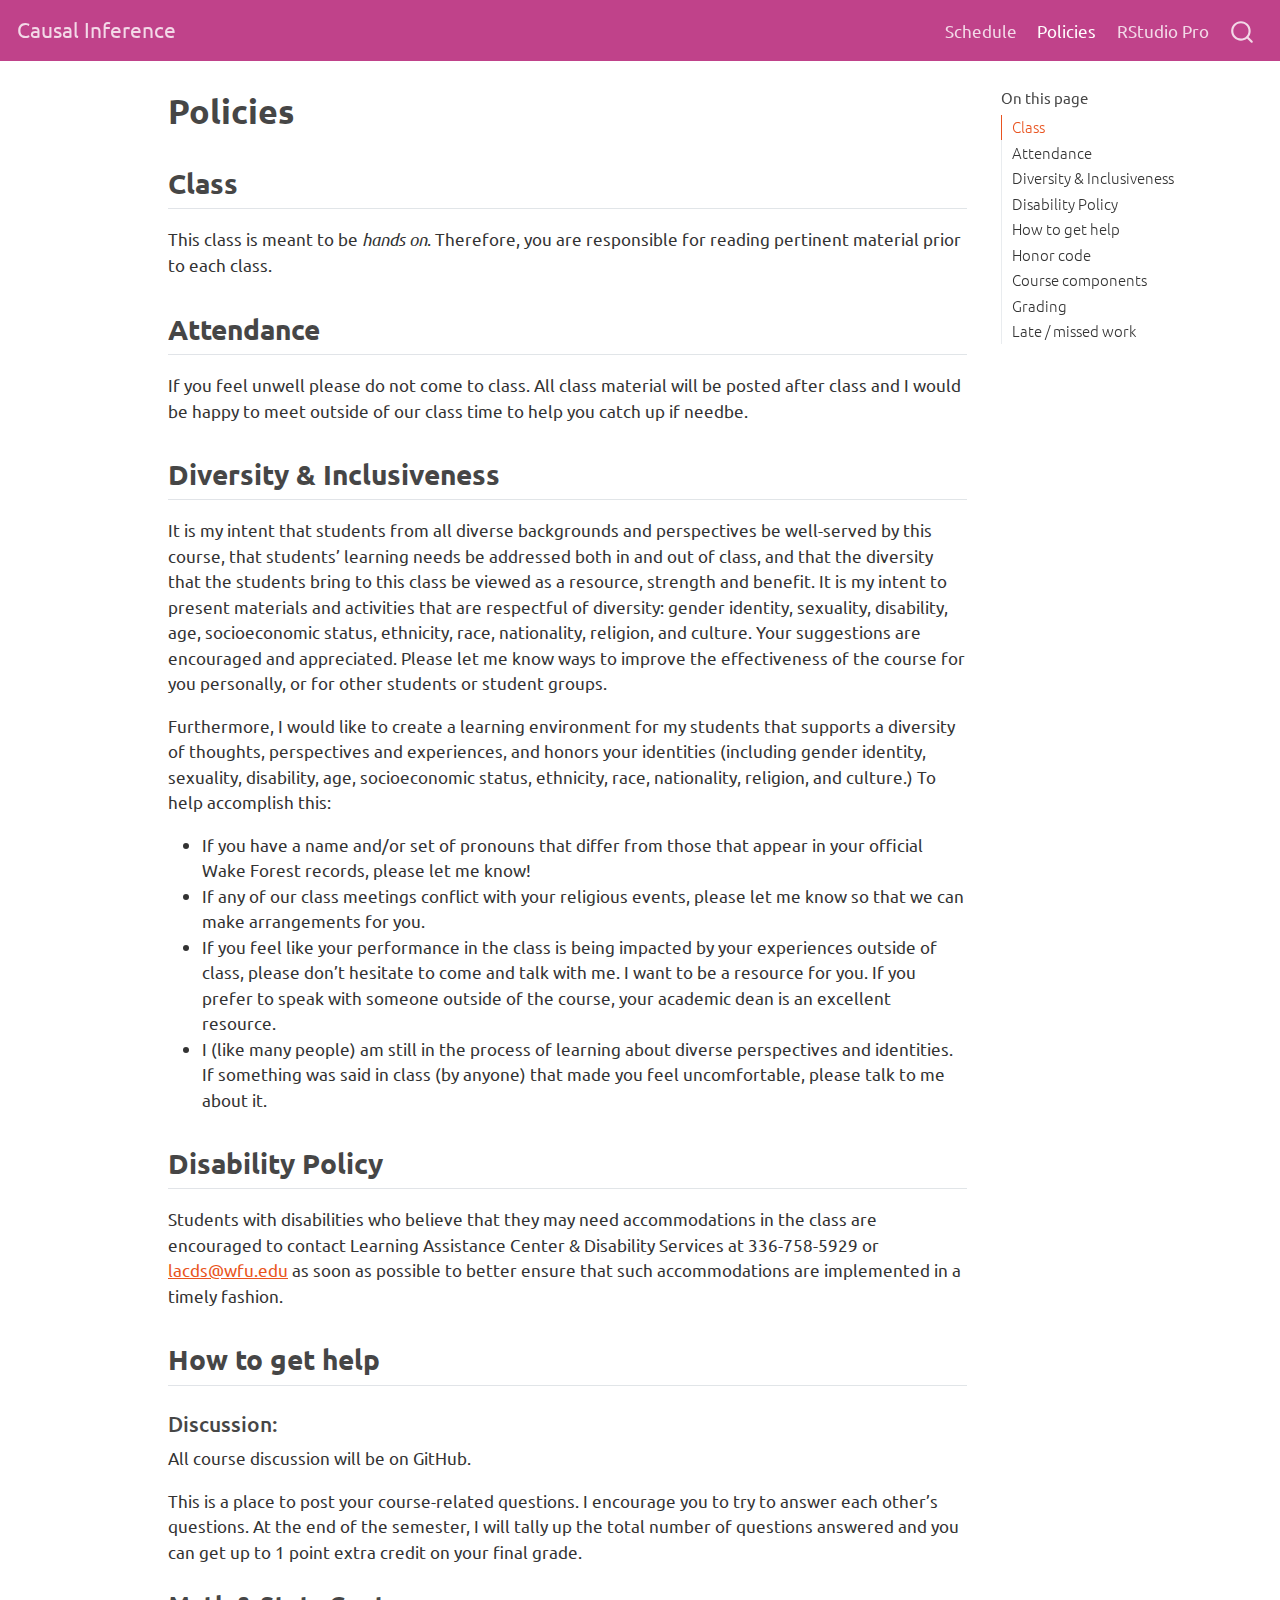
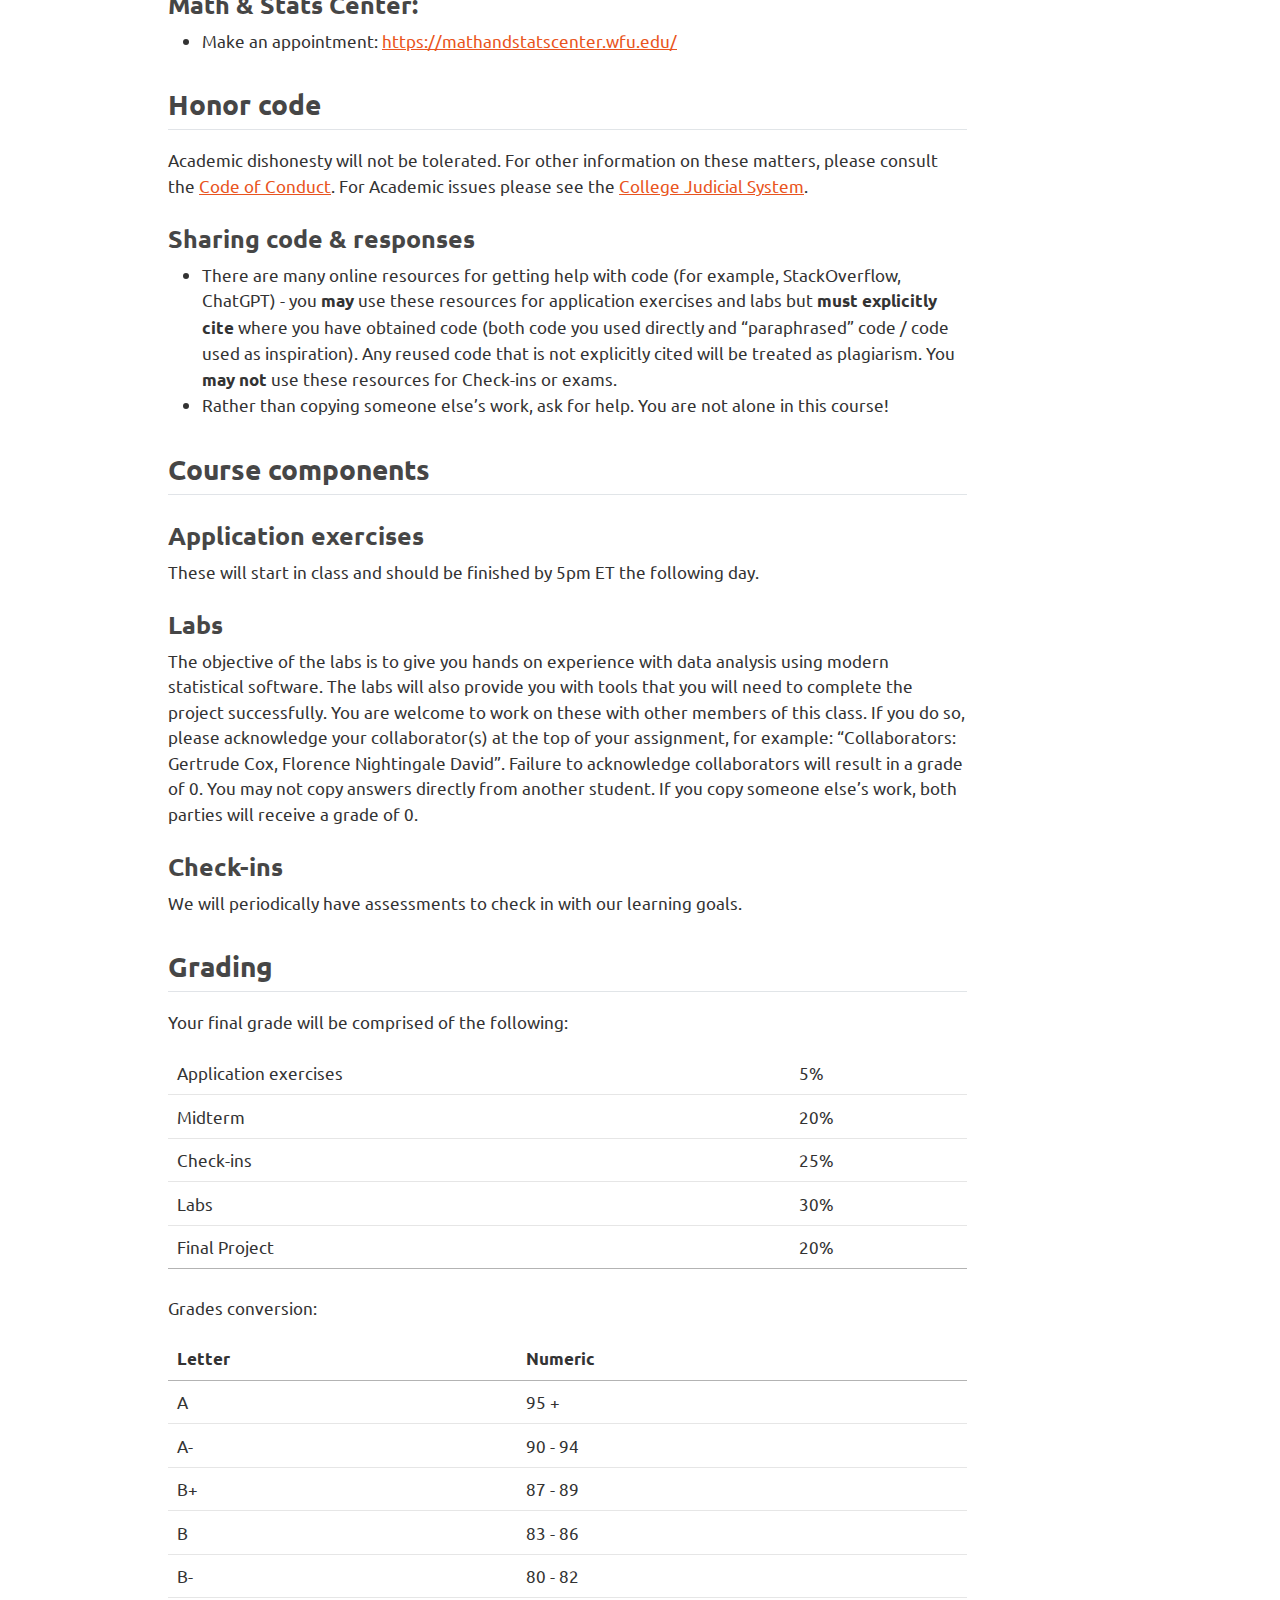
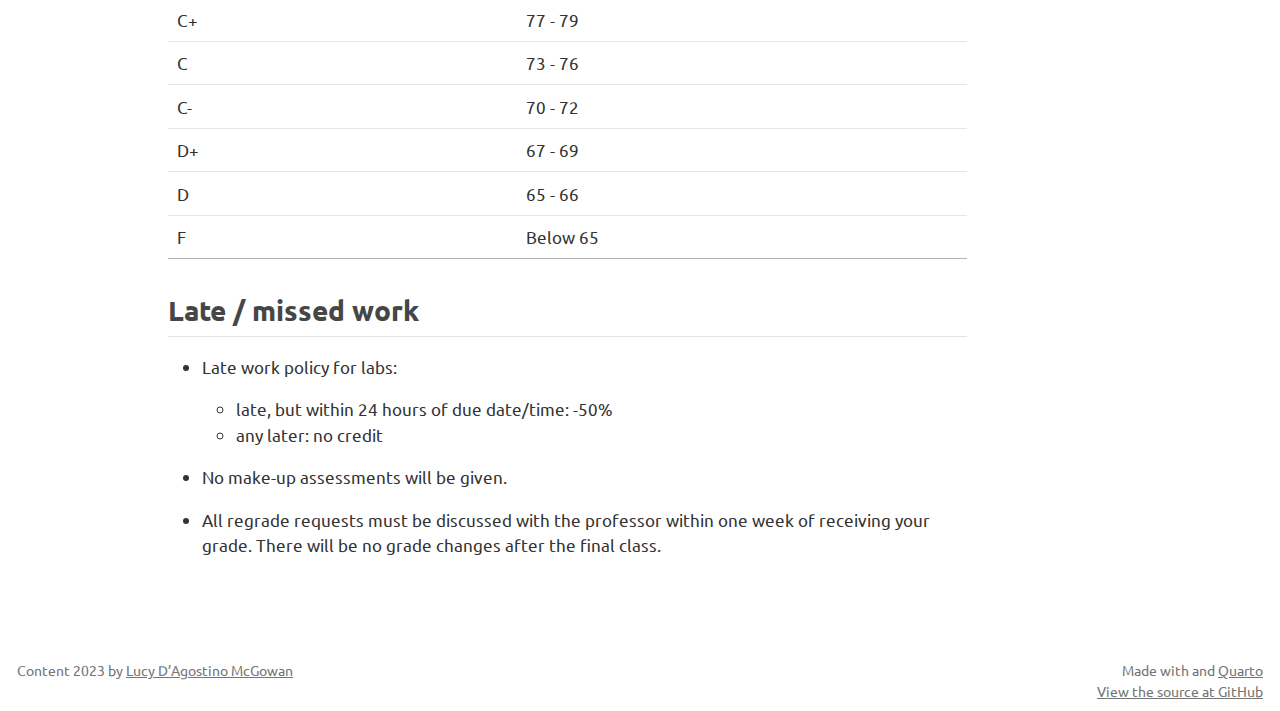
<file: syllabus.html>
<!DOCTYPE html>
<html xmlns="http://www.w3.org/1999/xhtml" lang="en" xml:lang="en"><head>

<meta charset="utf-8">
<meta name="generator" content="quarto-1.3.450">

<meta name="viewport" content="width=device-width, initial-scale=1.0, user-scalable=yes">


<title>Causal Inference - Policies</title>
<style>
code{white-space: pre-wrap;}
span.smallcaps{font-variant: small-caps;}
div.columns{display: flex; gap: min(4vw, 1.5em);}
div.column{flex: auto; overflow-x: auto;}
div.hanging-indent{margin-left: 1.5em; text-indent: -1.5em;}
ul.task-list{list-style: none;}
ul.task-list li input[type="checkbox"] {
  width: 0.8em;
  margin: 0 0.8em 0.2em -1em; /* quarto-specific, see https://github.com/quarto-dev/quarto-cli/issues/4556 */ 
  vertical-align: middle;
}
</style>


<script src="site_libs/quarto-nav/quarto-nav.js"></script>
<script src="site_libs/clipboard/clipboard.min.js"></script>
<script src="site_libs/quarto-search/autocomplete.umd.js"></script>
<script src="site_libs/quarto-search/fuse.min.js"></script>
<script src="site_libs/quarto-search/quarto-search.js"></script>
<meta name="quarto:offset" content="./">
<link href=".//img/favicon.png" rel="icon" type="image/png">
<script src="site_libs/quarto-html/quarto.js"></script>
<script src="site_libs/quarto-html/popper.min.js"></script>
<script src="site_libs/quarto-html/tippy.umd.min.js"></script>
<script src="site_libs/quarto-html/anchor.min.js"></script>
<link href="site_libs/quarto-html/tippy.css" rel="stylesheet">
<link href="site_libs/quarto-html/quarto-syntax-highlighting.css" rel="stylesheet" id="quarto-text-highlighting-styles">
<script src="site_libs/bootstrap/bootstrap.min.js"></script>
<link href="site_libs/bootstrap/bootstrap-icons.css" rel="stylesheet">
<link href="site_libs/bootstrap/bootstrap.min.css" rel="stylesheet" id="quarto-bootstrap" data-mode="light">
<script id="quarto-search-options" type="application/json">{
  "location": "navbar",
  "copy-button": false,
  "collapse-after": 3,
  "panel-placement": "end",
  "type": "overlay",
  "limit": 20,
  "language": {
    "search-no-results-text": "No results",
    "search-matching-documents-text": "matching documents",
    "search-copy-link-title": "Copy link to search",
    "search-hide-matches-text": "Hide additional matches",
    "search-more-match-text": "more match in this document",
    "search-more-matches-text": "more matches in this document",
    "search-clear-button-title": "Clear",
    "search-detached-cancel-button-title": "Cancel",
    "search-submit-button-title": "Submit",
    "search-label": "Search"
  }
}</script>


<meta property="og:title" content="Causal Inference - Policies">
<meta property="og:description" content="">
<meta property="og:image" content="https://sta-779-f23.github.io/website/img/twitter.png">
<meta property="og:site-name" content="Causal Inference">
<meta property="og:locale" content="en_US">
<meta property="og:image:height" content="670">
<meta property="og:image:width" content="1200">
<meta name="twitter:title" content="Causal Inference - Policies">
<meta name="twitter:description" content="">
<meta name="twitter:image" content="https://sta-779-f23.github.io/website/img/twitter.png">
<meta name="twitter:creator" content="@LucyStats">
<meta name="twitter:card" content="summary_large_image">
<meta name="twitter:image-height" content="670">
<meta name="twitter:image-width" content="1200">
</head>

<body class="nav-fixed">

<div id="quarto-search-results"></div>
  <header id="quarto-header" class="headroom fixed-top">
    <nav class="navbar navbar-expand-lg navbar-dark ">
      <div class="navbar-container container-fluid">
      <div class="navbar-brand-container">
    <a class="navbar-brand" href="./index.html">
    <span class="navbar-title">Causal Inference</span>
    </a>
  </div>
            <div id="quarto-search" class="" title="Search"></div>
          <button class="navbar-toggler" type="button" data-bs-toggle="collapse" data-bs-target="#navbarCollapse" aria-controls="navbarCollapse" aria-expanded="false" aria-label="Toggle navigation" onclick="if (window.quartoToggleHeadroom) { window.quartoToggleHeadroom(); }">
  <span class="navbar-toggler-icon"></span>
</button>
          <div class="collapse navbar-collapse" id="navbarCollapse">
            <ul class="navbar-nav navbar-nav-scroll ms-auto">
  <li class="nav-item">
    <a class="nav-link" href="./schedule.html" rel="" target="">
 <span class="menu-text"> Schedule</span></a>
  </li>  
  <li class="nav-item">
    <a class="nav-link active" href="./syllabus.html" rel="" target="" aria-current="page">
 <span class="menu-text"> Policies</span></a>
  </li>  
  <li class="nav-item">
    <a class="nav-link" href="https://rstudio.deac.wfu.edu" rel="" target="">
 <span class="menu-text"> RStudio Pro</span></a>
  </li>  
</ul>
            <div class="quarto-navbar-tools">
</div>
          </div> <!-- /navcollapse -->
      </div> <!-- /container-fluid -->
    </nav>
</header>
<!-- content -->
<div id="quarto-content" class="quarto-container page-columns page-rows-contents page-layout-article page-navbar">
<!-- sidebar -->
<!-- margin-sidebar -->
    <div id="quarto-margin-sidebar" class="sidebar margin-sidebar">
        <nav id="TOC" role="doc-toc" class="toc-active">
    <h2 id="toc-title">On this page</h2>
   
  <ul>
  <li><a href="#class" id="toc-class" class="nav-link active" data-scroll-target="#class">Class</a></li>
  <li><a href="#attendance" id="toc-attendance" class="nav-link" data-scroll-target="#attendance">Attendance</a></li>
  <li><a href="#diversity-inclusiveness" id="toc-diversity-inclusiveness" class="nav-link" data-scroll-target="#diversity-inclusiveness">Diversity &amp; Inclusiveness</a></li>
  <li><a href="#disability-policy" id="toc-disability-policy" class="nav-link" data-scroll-target="#disability-policy">Disability Policy</a></li>
  <li><a href="#how-to-get-help" id="toc-how-to-get-help" class="nav-link" data-scroll-target="#how-to-get-help">How to get help</a>
  <ul class="collapse">
  <li><a href="#math-stats-center" id="toc-math-stats-center" class="nav-link" data-scroll-target="#math-stats-center">Math &amp; Stats Center:</a></li>
  </ul></li>
  <li><a href="#honor-code" id="toc-honor-code" class="nav-link" data-scroll-target="#honor-code">Honor code</a>
  <ul class="collapse">
  <li><a href="#sharing-code-responses" id="toc-sharing-code-responses" class="nav-link" data-scroll-target="#sharing-code-responses">Sharing code &amp; responses</a></li>
  </ul></li>
  <li><a href="#course-components" id="toc-course-components" class="nav-link" data-scroll-target="#course-components">Course components</a>
  <ul class="collapse">
  <li><a href="#application-exercises" id="toc-application-exercises" class="nav-link" data-scroll-target="#application-exercises">Application exercises</a></li>
  <li><a href="#labs" id="toc-labs" class="nav-link" data-scroll-target="#labs">Labs</a></li>
  <li><a href="#check-ins" id="toc-check-ins" class="nav-link" data-scroll-target="#check-ins">Check-ins</a></li>
  </ul></li>
  <li><a href="#grading" id="toc-grading" class="nav-link" data-scroll-target="#grading">Grading</a></li>
  <li><a href="#late-missed-work" id="toc-late-missed-work" class="nav-link" data-scroll-target="#late-missed-work">Late / missed work</a></li>
  </ul>
</nav>
    </div>
<!-- main -->
<main class="content" id="quarto-document-content">

<header id="title-block-header" class="quarto-title-block default">
<div class="quarto-title">
<h1 class="title"> Policies</h1>
</div>



<div class="quarto-title-meta">

    
  
    
  </div>
  

</header>

<section id="class" class="level2">
<h2 class="anchored" data-anchor-id="class">Class</h2>
<p>This class is meant to be <em>hands on</em>. Therefore, you are responsible for reading pertinent material prior to each class.</p>
</section>
<section id="attendance" class="level2">
<h2 class="anchored" data-anchor-id="attendance">Attendance</h2>
<p>If you feel unwell please do not come to class. All class material will be posted after class and I would be happy to meet outside of our class time to help you catch up if needbe.</p>
</section>
<section id="diversity-inclusiveness" class="level2">
<h2 class="anchored" data-anchor-id="diversity-inclusiveness">Diversity &amp; Inclusiveness</h2>
<p>It is my intent that students from all diverse backgrounds and perspectives be well-served by this course, that students’ learning needs be addressed both in and out of class, and that the diversity that the students bring to this class be viewed as a resource, strength and benefit. It is my intent to present materials and activities that are respectful of diversity: gender identity, sexuality, disability, age, socioeconomic status, ethnicity, race, nationality, religion, and culture. Your suggestions are encouraged and appreciated. Please let me know ways to improve the effectiveness of the course for you personally, or for other students or student groups.</p>
<p>Furthermore, I would like to create a learning environment for my students that supports a diversity of thoughts, perspectives and experiences, and honors your identities (including gender identity, sexuality, disability, age, socioeconomic status, ethnicity, race, nationality, religion, and culture.) To help accomplish this:</p>
<ul>
<li>If you have a name and/or set of pronouns that differ from those that appear in your official Wake Forest records, please let me know!</li>
<li>If any of our class meetings conflict with your religious events, please let me know so that we can make arrangements for you.</li>
<li>If you feel like your performance in the class is being impacted by your experiences outside of class, please don’t hesitate to come and talk with me. I want to be a resource for you. If you prefer to speak with someone outside of the course, your academic dean is an excellent resource.</li>
<li>I (like many people) am still in the process of learning about diverse perspectives and identities. If something was said in class (by anyone) that made you feel uncomfortable, please talk to me about it.</li>
</ul>
</section>
<section id="disability-policy" class="level2">
<h2 class="anchored" data-anchor-id="disability-policy">Disability Policy</h2>
<p>Students with disabilities who believe that they may need accommodations in the class are encouraged to contact Learning Assistance Center &amp; Disability Services at 336-758-5929 or <a href="mailto:lacds@wfu.edu">lacds@wfu.edu</a> as soon as possible to better ensure that such accommodations are implemented in a timely fashion.</p>
</section>
<section id="how-to-get-help" class="level2">
<h2 class="anchored" data-anchor-id="how-to-get-help">How to get help</h2>
<section id="discussion" class="level4">
<h4 class="anchored" data-anchor-id="discussion">Discussion:</h4>
<p>All course discussion will be on GitHub.</p>
<p>This is a place to post your course-related questions. I encourage you to try to answer each other’s questions. At the end of the semester, I will tally up the total number of questions answered and you can get up to 1 point extra credit on your final grade.</p>
</section>
<section id="math-stats-center" class="level3">
<h3 class="anchored" data-anchor-id="math-stats-center">Math &amp; Stats Center:</h3>
<ul>
<li>Make an appointment: <a href="https://mathandstatscenter.wfu.edu/" class="uri">https://mathandstatscenter.wfu.edu/</a></li>
</ul>
</section>
</section>
<section id="honor-code" class="level2">
<h2 class="anchored" data-anchor-id="honor-code">Honor code</h2>
<p>Academic dishonesty will not be tolerated. For other information on these matters, please consult the <a href="https://studentconduct.wfu.edu/undergraduate-student-handbook/">Code of Conduct</a>. For Academic issues please see the <a href="https://studentconduct.wfu.edu/the-judicial-council/">College Judicial System</a>.</p>
<section id="sharing-code-responses" class="level3">
<h3 class="anchored" data-anchor-id="sharing-code-responses">Sharing code &amp; responses</h3>
<ul>
<li>There are many online resources for getting help with code (for example, StackOverflow, ChatGPT) - you <strong>may</strong> use these resources for application exercises and labs but <strong>must explicitly cite</strong> where you have obtained code (both code you used directly and “paraphrased” code / code used as inspiration). Any reused code that is not explicitly cited will be treated as plagiarism. You <strong>may not</strong> use these resources for Check-ins or exams.</li>
<li>Rather than copying someone else’s work, ask for help. You are not alone in this course!</li>
</ul>
</section>
</section>
<section id="course-components" class="level2">
<h2 class="anchored" data-anchor-id="course-components">Course components</h2>
<section id="application-exercises" class="level3">
<h3 class="anchored" data-anchor-id="application-exercises">Application exercises</h3>
<p>These will start in class and should be finished by 5pm ET the following day.</p>
</section>
<section id="labs" class="level3">
<h3 class="anchored" data-anchor-id="labs">Labs</h3>
<p>The objective of the labs is to give you hands on experience with data analysis using modern statistical software. The labs will also provide you with tools that you will need to complete the project successfully. You are welcome to work on these with other members of this class. If you do so, please acknowledge your collaborator(s) at the top of your assignment, for example: “Collaborators: Gertrude Cox, Florence Nightingale David”. Failure to acknowledge collaborators will result in a grade of 0. You may not copy answers directly from another student. If you copy someone else’s work, both parties will receive a grade of 0.</p>
</section>
<section id="check-ins" class="level3">
<h3 class="anchored" data-anchor-id="check-ins">Check-ins</h3>
<p>We will periodically have assessments to check in with our learning goals.</p>
</section>
</section>
<section id="grading" class="level2">
<h2 class="anchored" data-anchor-id="grading">Grading</h2>
<p>Your final grade will be comprised of the following:</p>
<table class="table">
<tbody>
<tr class="odd">
<td>Application exercises</td>
<td>5%</td>
</tr>
<tr class="even">
<td>Midterm</td>
<td>20%</td>
</tr>
<tr class="odd">
<td>Check-ins</td>
<td>25%</td>
</tr>
<tr class="even">
<td>Labs</td>
<td>30%</td>
</tr>
<tr class="odd">
<td>Final Project</td>
<td>20%</td>
</tr>
</tbody>
</table>
<p>Grades conversion:</p>
<table class="table">
<thead>
<tr class="header">
<th>Letter</th>
<th>Numeric</th>
</tr>
</thead>
<tbody>
<tr class="odd">
<td>A</td>
<td>95 +</td>
</tr>
<tr class="even">
<td>A-</td>
<td>90 - 94</td>
</tr>
<tr class="odd">
<td>B+</td>
<td>87 - 89</td>
</tr>
<tr class="even">
<td>B</td>
<td>83 - 86</td>
</tr>
<tr class="odd">
<td>B-</td>
<td>80 - 82</td>
</tr>
<tr class="even">
<td>C+</td>
<td>77 - 79</td>
</tr>
<tr class="odd">
<td>C</td>
<td>73 - 76</td>
</tr>
<tr class="even">
<td>C-</td>
<td>70 - 72</td>
</tr>
<tr class="odd">
<td>D+</td>
<td>67 - 69</td>
</tr>
<tr class="even">
<td>D</td>
<td>65 - 66</td>
</tr>
<tr class="odd">
<td>F</td>
<td>Below 65</td>
</tr>
</tbody>
</table>
</section>
<section id="late-missed-work" class="level2">
<h2 class="anchored" data-anchor-id="late-missed-work">Late / missed work</h2>
<ul>
<li><p>Late work policy for labs:</p>
<ul>
<li>late, but within 24 hours of due date/time: -50%</li>
<li>any later: no credit</li>
</ul></li>
<li><p>No make-up assessments will be given.</p></li>
<li><p>All regrade requests must be discussed with the professor within one week of receiving your grade. There will be no grade changes after the final class.</p></li>
</ul>


</section>

</main> <!-- /main -->
<script id="quarto-html-after-body" type="application/javascript">
window.document.addEventListener("DOMContentLoaded", function (event) {
  const toggleBodyColorMode = (bsSheetEl) => {
    const mode = bsSheetEl.getAttribute("data-mode");
    const bodyEl = window.document.querySelector("body");
    if (mode === "dark") {
      bodyEl.classList.add("quarto-dark");
      bodyEl.classList.remove("quarto-light");
    } else {
      bodyEl.classList.add("quarto-light");
      bodyEl.classList.remove("quarto-dark");
    }
  }
  const toggleBodyColorPrimary = () => {
    const bsSheetEl = window.document.querySelector("link#quarto-bootstrap");
    if (bsSheetEl) {
      toggleBodyColorMode(bsSheetEl);
    }
  }
  toggleBodyColorPrimary();  
  const icon = "";
  const anchorJS = new window.AnchorJS();
  anchorJS.options = {
    placement: 'right',
    icon: icon
  };
  anchorJS.add('.anchored');
  const isCodeAnnotation = (el) => {
    for (const clz of el.classList) {
      if (clz.startsWith('code-annotation-')) {                     
        return true;
      }
    }
    return false;
  }
  const clipboard = new window.ClipboardJS('.code-copy-button', {
    text: function(trigger) {
      const codeEl = trigger.previousElementSibling.cloneNode(true);
      for (const childEl of codeEl.children) {
        if (isCodeAnnotation(childEl)) {
          childEl.remove();
        }
      }
      return codeEl.innerText;
    }
  });
  clipboard.on('success', function(e) {
    // button target
    const button = e.trigger;
    // don't keep focus
    button.blur();
    // flash "checked"
    button.classList.add('code-copy-button-checked');
    var currentTitle = button.getAttribute("title");
    button.setAttribute("title", "Copied!");
    let tooltip;
    if (window.bootstrap) {
      button.setAttribute("data-bs-toggle", "tooltip");
      button.setAttribute("data-bs-placement", "left");
      button.setAttribute("data-bs-title", "Copied!");
      tooltip = new bootstrap.Tooltip(button, 
        { trigger: "manual", 
          customClass: "code-copy-button-tooltip",
          offset: [0, -8]});
      tooltip.show();    
    }
    setTimeout(function() {
      if (tooltip) {
        tooltip.hide();
        button.removeAttribute("data-bs-title");
        button.removeAttribute("data-bs-toggle");
        button.removeAttribute("data-bs-placement");
      }
      button.setAttribute("title", currentTitle);
      button.classList.remove('code-copy-button-checked');
    }, 1000);
    // clear code selection
    e.clearSelection();
  });
  function tippyHover(el, contentFn) {
    const config = {
      allowHTML: true,
      content: contentFn,
      maxWidth: 500,
      delay: 100,
      arrow: false,
      appendTo: function(el) {
          return el.parentElement;
      },
      interactive: true,
      interactiveBorder: 10,
      theme: 'quarto',
      placement: 'bottom-start'
    };
    window.tippy(el, config); 
  }
  const noterefs = window.document.querySelectorAll('a[role="doc-noteref"]');
  for (var i=0; i<noterefs.length; i++) {
    const ref = noterefs[i];
    tippyHover(ref, function() {
      // use id or data attribute instead here
      let href = ref.getAttribute('data-footnote-href') || ref.getAttribute('href');
      try { href = new URL(href).hash; } catch {}
      const id = href.replace(/^#\/?/, "");
      const note = window.document.getElementById(id);
      return note.innerHTML;
    });
  }
      let selectedAnnoteEl;
      const selectorForAnnotation = ( cell, annotation) => {
        let cellAttr = 'data-code-cell="' + cell + '"';
        let lineAttr = 'data-code-annotation="' +  annotation + '"';
        const selector = 'span[' + cellAttr + '][' + lineAttr + ']';
        return selector;
      }
      const selectCodeLines = (annoteEl) => {
        const doc = window.document;
        const targetCell = annoteEl.getAttribute("data-target-cell");
        const targetAnnotation = annoteEl.getAttribute("data-target-annotation");
        const annoteSpan = window.document.querySelector(selectorForAnnotation(targetCell, targetAnnotation));
        const lines = annoteSpan.getAttribute("data-code-lines").split(",");
        const lineIds = lines.map((line) => {
          return targetCell + "-" + line;
        })
        let top = null;
        let height = null;
        let parent = null;
        if (lineIds.length > 0) {
            //compute the position of the single el (top and bottom and make a div)
            const el = window.document.getElementById(lineIds[0]);
            top = el.offsetTop;
            height = el.offsetHeight;
            parent = el.parentElement.parentElement;
          if (lineIds.length > 1) {
            const lastEl = window.document.getElementById(lineIds[lineIds.length - 1]);
            const bottom = lastEl.offsetTop + lastEl.offsetHeight;
            height = bottom - top;
          }
          if (top !== null && height !== null && parent !== null) {
            // cook up a div (if necessary) and position it 
            let div = window.document.getElementById("code-annotation-line-highlight");
            if (div === null) {
              div = window.document.createElement("div");
              div.setAttribute("id", "code-annotation-line-highlight");
              div.style.position = 'absolute';
              parent.appendChild(div);
            }
            div.style.top = top - 2 + "px";
            div.style.height = height + 4 + "px";
            let gutterDiv = window.document.getElementById("code-annotation-line-highlight-gutter");
            if (gutterDiv === null) {
              gutterDiv = window.document.createElement("div");
              gutterDiv.setAttribute("id", "code-annotation-line-highlight-gutter");
              gutterDiv.style.position = 'absolute';
              const codeCell = window.document.getElementById(targetCell);
              const gutter = codeCell.querySelector('.code-annotation-gutter');
              gutter.appendChild(gutterDiv);
            }
            gutterDiv.style.top = top - 2 + "px";
            gutterDiv.style.height = height + 4 + "px";
          }
          selectedAnnoteEl = annoteEl;
        }
      };
      const unselectCodeLines = () => {
        const elementsIds = ["code-annotation-line-highlight", "code-annotation-line-highlight-gutter"];
        elementsIds.forEach((elId) => {
          const div = window.document.getElementById(elId);
          if (div) {
            div.remove();
          }
        });
        selectedAnnoteEl = undefined;
      };
      // Attach click handler to the DT
      const annoteDls = window.document.querySelectorAll('dt[data-target-cell]');
      for (const annoteDlNode of annoteDls) {
        annoteDlNode.addEventListener('click', (event) => {
          const clickedEl = event.target;
          if (clickedEl !== selectedAnnoteEl) {
            unselectCodeLines();
            const activeEl = window.document.querySelector('dt[data-target-cell].code-annotation-active');
            if (activeEl) {
              activeEl.classList.remove('code-annotation-active');
            }
            selectCodeLines(clickedEl);
            clickedEl.classList.add('code-annotation-active');
          } else {
            // Unselect the line
            unselectCodeLines();
            clickedEl.classList.remove('code-annotation-active');
          }
        });
      }
  const findCites = (el) => {
    const parentEl = el.parentElement;
    if (parentEl) {
      const cites = parentEl.dataset.cites;
      if (cites) {
        return {
          el,
          cites: cites.split(' ')
        };
      } else {
        return findCites(el.parentElement)
      }
    } else {
      return undefined;
    }
  };
  var bibliorefs = window.document.querySelectorAll('a[role="doc-biblioref"]');
  for (var i=0; i<bibliorefs.length; i++) {
    const ref = bibliorefs[i];
    const citeInfo = findCites(ref);
    if (citeInfo) {
      tippyHover(citeInfo.el, function() {
        var popup = window.document.createElement('div');
        citeInfo.cites.forEach(function(cite) {
          var citeDiv = window.document.createElement('div');
          citeDiv.classList.add('hanging-indent');
          citeDiv.classList.add('csl-entry');
          var biblioDiv = window.document.getElementById('ref-' + cite);
          if (biblioDiv) {
            citeDiv.innerHTML = biblioDiv.innerHTML;
          }
          popup.appendChild(citeDiv);
        });
        return popup.innerHTML;
      });
    }
  }
});
</script>
</div> <!-- /content -->
<footer class="footer">
  <div class="nav-footer">
    <div class="nav-footer-left">Content 2023 by <a href="https://www.lucymcgowan.com">Lucy D’Agostino McGowan</a></div>   
    <div class="nav-footer-center">
      &nbsp;
    </div>
    <div class="nav-footer-right">Made with and <a href="https://quarto.org/">Quarto</a><br> <a href="https://github.com/sta-679-f23/website">View the source at GitHub</a></div>
  </div>
</footer>



</body></html>
</file>
<file: site_libs/quarto-html/tippy.css>
.tippy-box[data-animation=fade][data-state=hidden]{opacity:0}[data-tippy-root]{max-width:calc(100vw - 10px)}.tippy-box{position:relative;background-color:#333;color:#fff;border-radius:4px;font-size:14px;line-height:1.4;white-space:normal;outline:0;transition-property:transform,visibility,opacity}.tippy-box[data-placement^=top]>.tippy-arrow{bottom:0}.tippy-box[data-placement^=top]>.tippy-arrow:before{bottom:-7px;left:0;border-width:8px 8px 0;border-top-color:initial;transform-origin:center top}.tippy-box[data-placement^=bottom]>.tippy-arrow{top:0}.tippy-box[data-placement^=bottom]>.tippy-arrow:before{top:-7px;left:0;border-width:0 8px 8px;border-bottom-color:initial;transform-origin:center bottom}.tippy-box[data-placement^=left]>.tippy-arrow{right:0}.tippy-box[data-placement^=left]>.tippy-arrow:before{border-width:8px 0 8px 8px;border-left-color:initial;right:-7px;transform-origin:center left}.tippy-box[data-placement^=right]>.tippy-arrow{left:0}.tippy-box[data-placement^=right]>.tippy-arrow:before{left:-7px;border-width:8px 8px 8px 0;border-right-color:initial;transform-origin:center right}.tippy-box[data-inertia][data-state=visible]{transition-timing-function:cubic-bezier(.54,1.5,.38,1.11)}.tippy-arrow{width:16px;height:16px;color:#333}.tippy-arrow:before{content:"";position:absolute;border-color:transparent;border-style:solid}.tippy-content{position:relative;padding:5px 9px;z-index:1}
</file>
<file: site_libs/quarto-html/quarto-syntax-highlighting.css>
/* quarto syntax highlight colors */
:root {
  --quarto-hl-al-color: #ff5555;
  --quarto-hl-an-color: #75715e;
  --quarto-hl-at-color: #f92672;
  --quarto-hl-bn-color: #ae81ff;
  --quarto-hl-bu-color: #66D9EF;
  --quarto-hl-ch-color: #e6db74;
  --quarto-hl-co-color: #75715e;
  --quarto-hl-cv-color: #75715e;
  --quarto-hl-cn-color: #ae81ff;
  --quarto-hl-cf-color: #f92672;
  --quarto-hl-dt-color: #66d9ef;
  --quarto-hl-dv-color: #ae81ff;
  --quarto-hl-do-color: #75715e;
  --quarto-hl-er-color: #ff5555;
  --quarto-hl-ex-color: #a6e22e;
  --quarto-hl-fl-color: #ae81ff;
  --quarto-hl-fu-color: #a6e22e;
  --quarto-hl-im-color: #f92672;
  --quarto-hl-in-color: #f1fa8c;
  --quarto-hl-kw-color: #f92672;
  --quarto-hl-op-color: #f8f8f2;
  --quarto-hl-pp-color: #f92672;
  --quarto-hl-re-color: #75715e;
  --quarto-hl-sc-color: #ae81ff;
  --quarto-hl-ss-color: #e6db74;
  --quarto-hl-st-color: #e6db74;
  --quarto-hl-va-color: #f8f8f2;
  --quarto-hl-vs-color: #e6db74;
  --quarto-hl-wa-color: #ff5555;
}

/* other quarto variables */
:root {
  --quarto-font-monospace: SFMono-Regular, Menlo, Monaco, Consolas, "Liberation Mono", "Courier New", monospace;
}

code span.al {
  font-weight: bold;
  color: #ff5555;
}

code span.an {
  color: #75715e;
}

code span.at {
  color: #f92672;
}

code span.bn {
  color: #ae81ff;
}

code span.bu {
  color: #66D9EF;
}

code span.ch {
  color: #e6db74;
}

code span.co {
  color: #75715e;
}

code span.cv {
  color: #75715e;
}

code span.cn {
  color: #ae81ff;
}

code span.cf {
  color: #f92672;
}

code span.dt {
  font-style: italic;
  color: #66d9ef;
}

code span.dv {
  color: #ae81ff;
}

code span.do {
  color: #75715e;
}

code span.er {
  color: #ff5555;
  text-decoration: underline;
}

code span.ex {
  font-weight: bold;
  color: #a6e22e;
}

code span.fl {
  color: #ae81ff;
}

code span.fu {
  color: #a6e22e;
}

code span.im {
  color: #f92672;
}

code span.in {
  color: #f1fa8c;
}

code span.kw {
  color: #f92672;
}

pre > code.sourceCode > span {
  color: #f8f8f2;
}

code span {
  color: #f8f8f2;
}

code.sourceCode > span {
  color: #f8f8f2;
}

div.sourceCode,
div.sourceCode pre.sourceCode {
  color: #f8f8f2;
}

code span.op {
  color: #f8f8f2;
}

code span.pp {
  color: #f92672;
}

code span.re {
  color: #75715e;
}

code span.sc {
  color: #ae81ff;
}

code span.ss {
  color: #e6db74;
}

code span.st {
  color: #e6db74;
}

code span.va {
  color: #f8f8f2;
}

code span.vs {
  color: #e6db74;
}

code span.wa {
  color: #ff5555;
}

.prevent-inlining {
  content: "</";
}

/*# sourceMappingURL=debc5d5d77c3f9108843748ff7464032.css.map */
</file>
